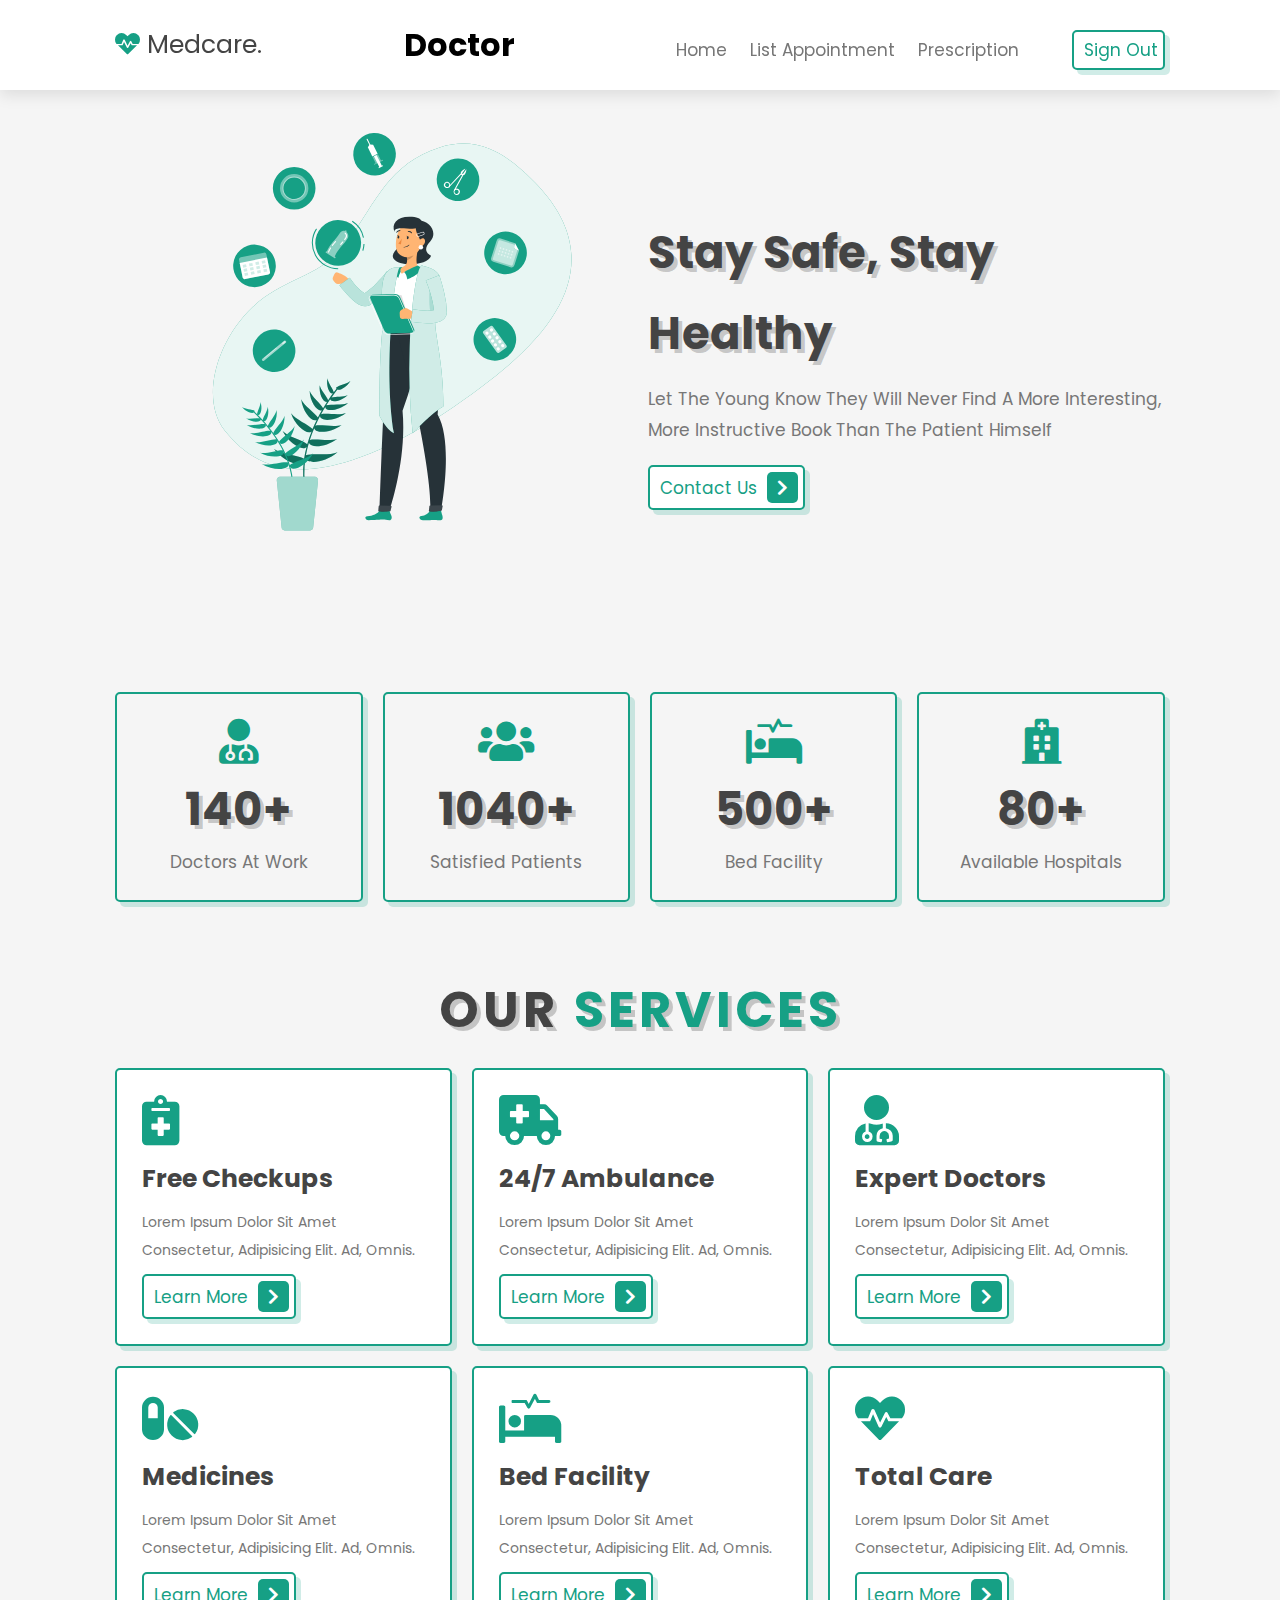
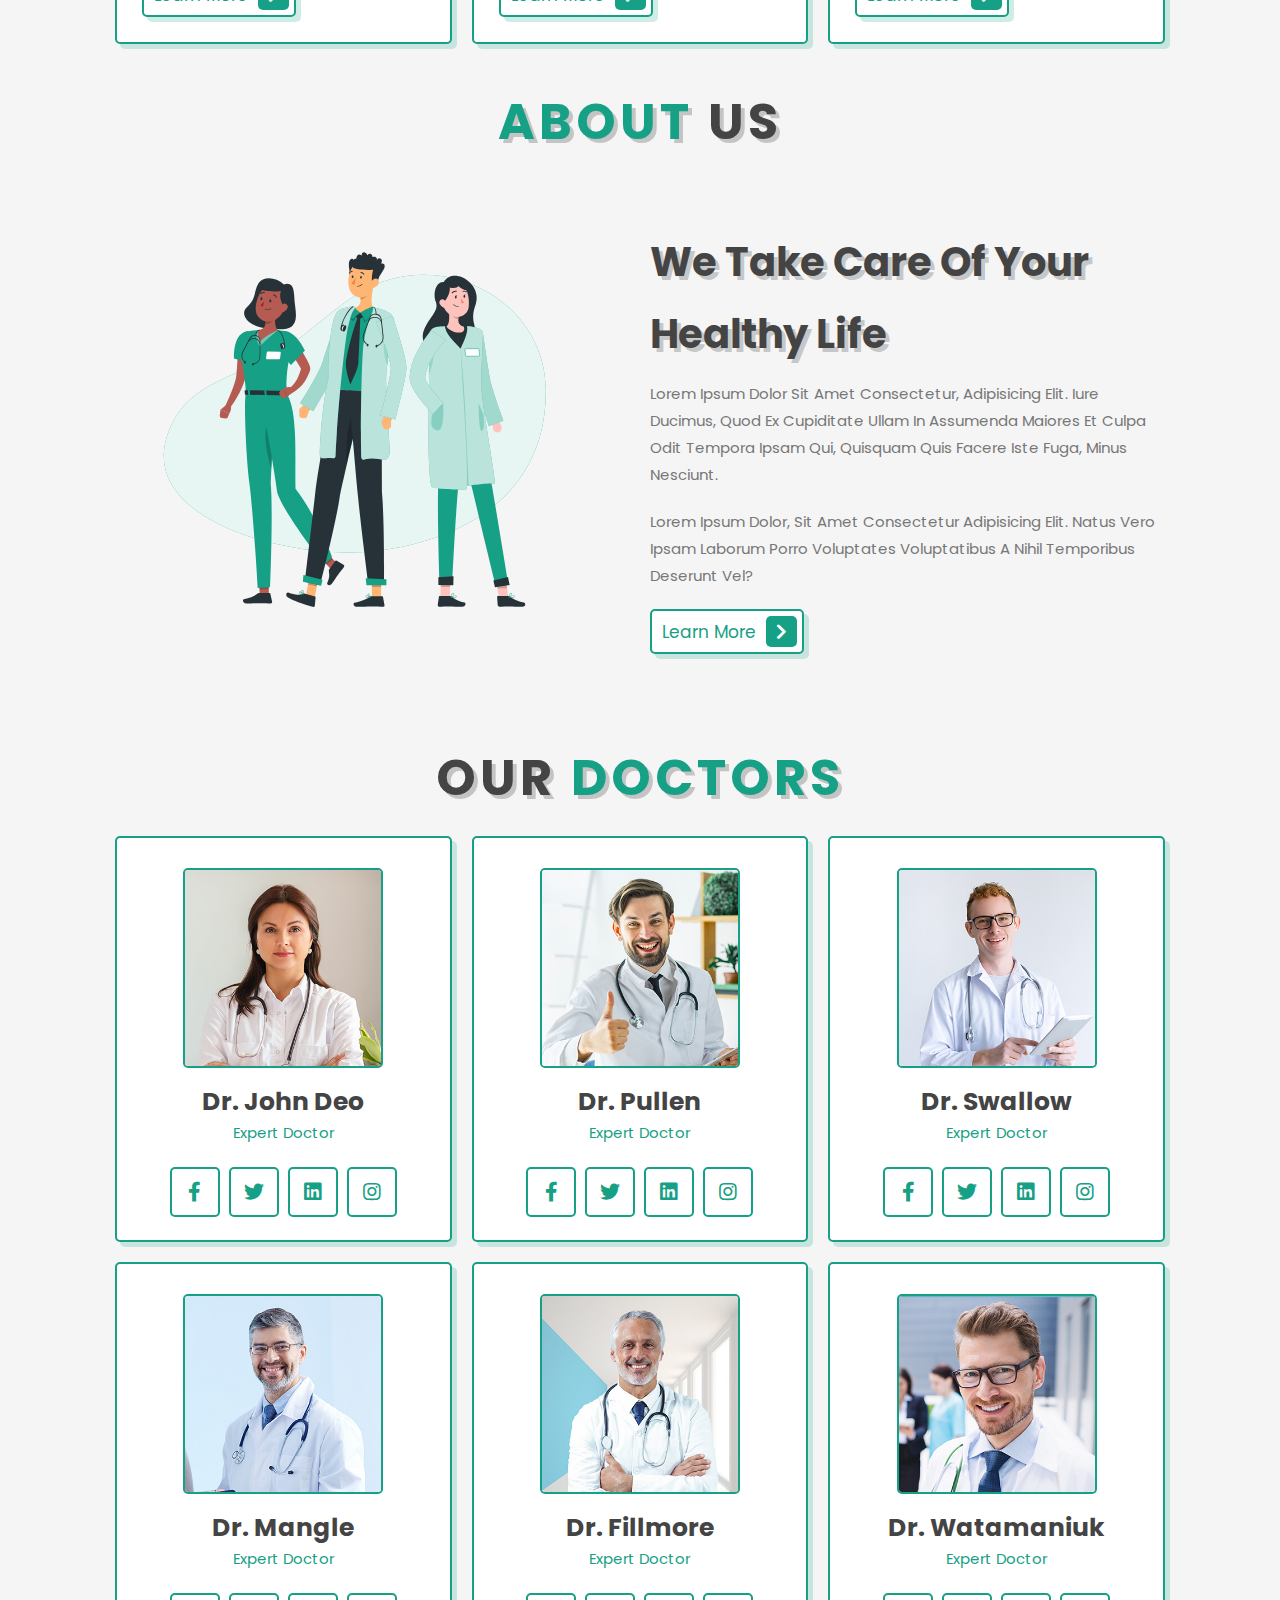
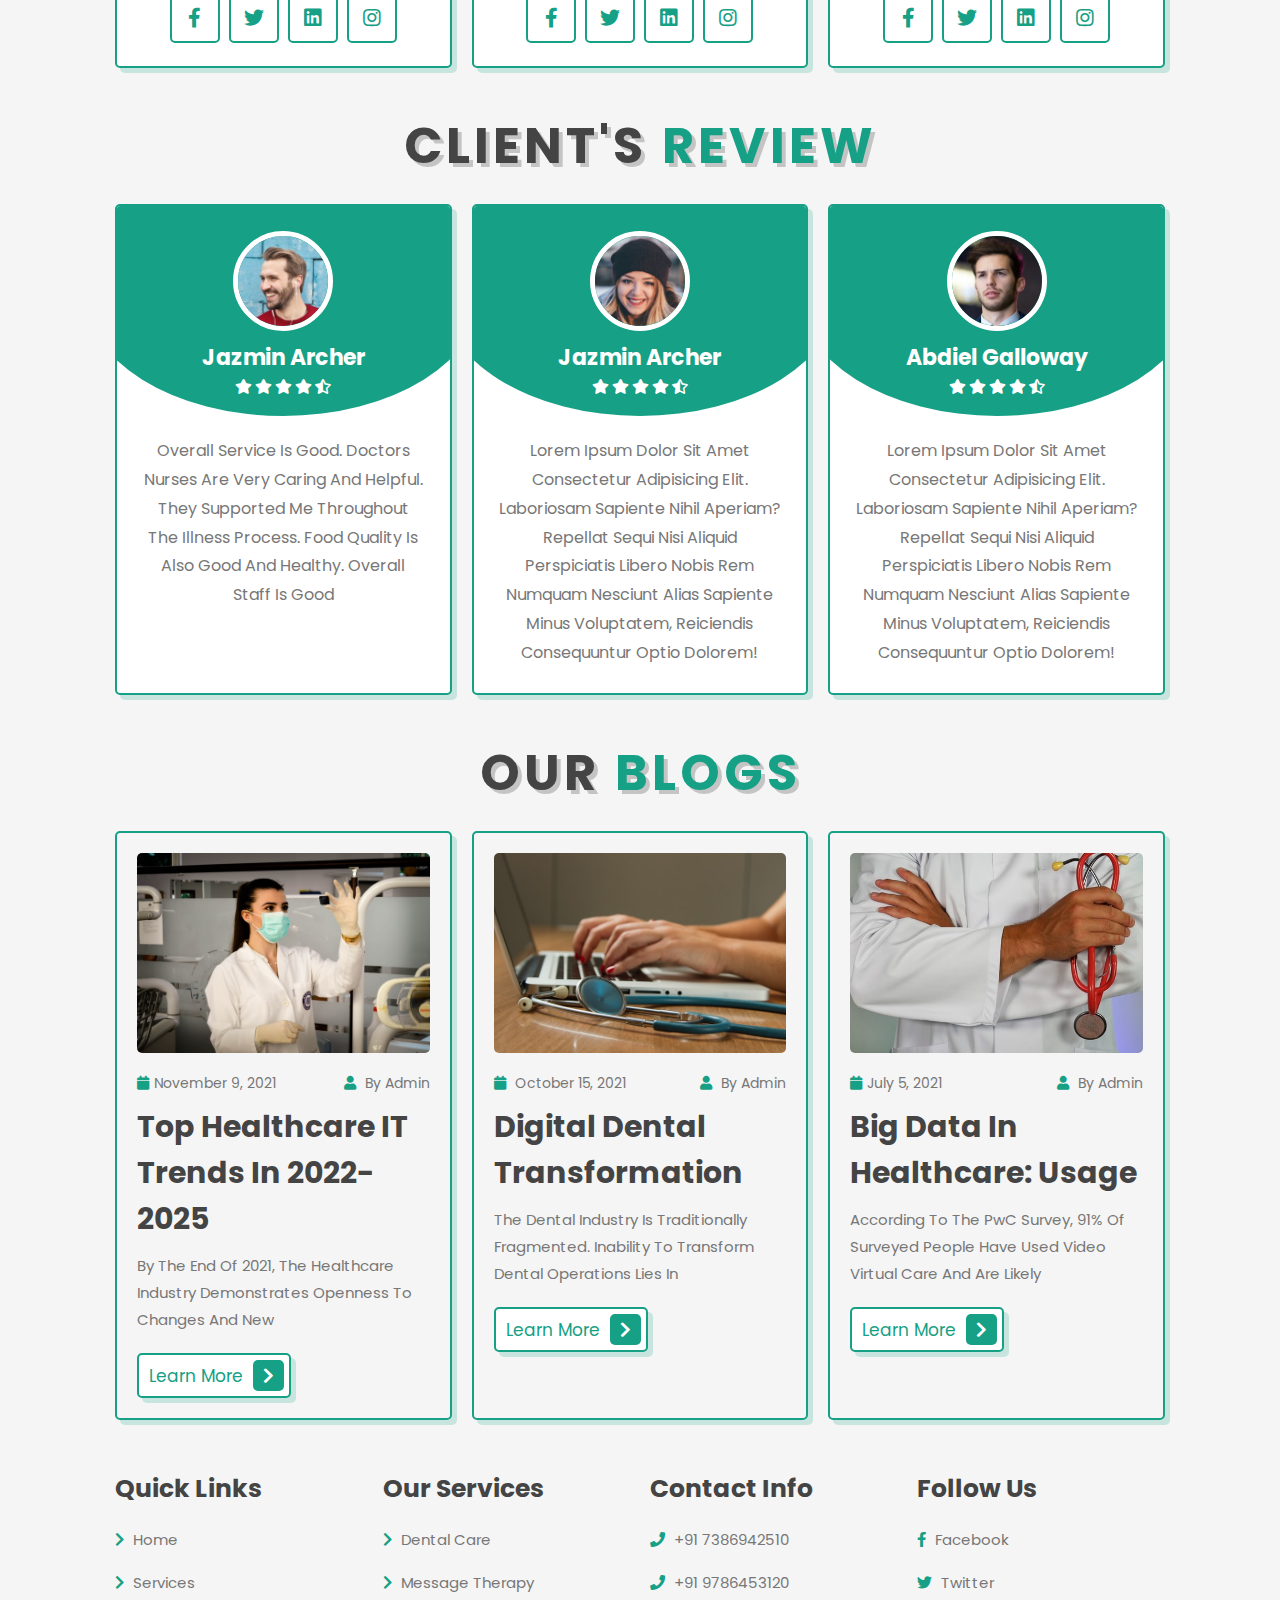
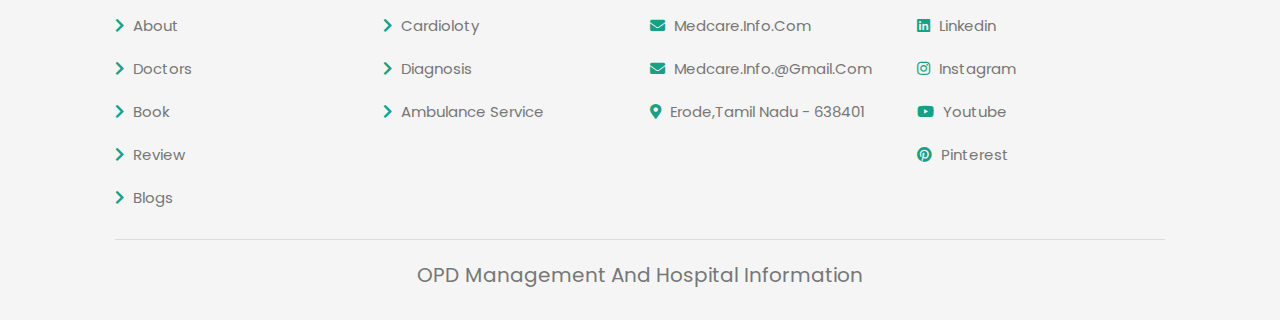
<file: MedCare-web/frontend/doctorhome/index.html>
<!DOCTYPE html>
<html lang="en">

<head>
    <meta charset="UTF-8">
    <meta http-equiv="X-UA-Compatible" content="IE=edge">
    <meta name="viewport" content="width=device-width, initial-scale=1.0">
    <title>Medcare | Hospital Website</title>
    <!-- Page Icon -->
    <link rel="shortcut icon" href="image/heartbeat-solid.svg" type="image/x-icon">
    <!-- font-awesome -->
    <link rel="stylesheet" href="https://cdnjs.cloudflare.com/ajax/libs/font-awesome/5.15.4/css/all.min.css" />
    <!-- Custom Css File Link -->
    <link rel="stylesheet" href="signup.css">
    <style>
        @import url('https://fonts.googleapis.com/css2?family=Poppins:wght@100;200;300;400;500;600;700&display=swap');

        /* Paste the provided CSS theme here */

        body {
            background: #f5f5f5;
            font-family: 'Poppins', sans-serif;
        }

        .container {
            max-width: 400px;
            margin: 100px auto;
            padding: 40px;
            background: #fff;
            border-radius: 10px;
            margin-left: 40%;
            display: block;
        }


        .form-group {
            margin-bottom: 20px;
        }

        .css-input {
            font-family: 'Poppins', sans-serif;
            margin: 0;
            padding: 0;
            box-sizing: border-box;
            outline: none;
            border: none;
            text-decoration: none;
            text-transform: none;
            transition: all .2s ease-out;
        }

        .form-group label {
            display: block;
            font-size: 18px;
            color: var(--black);
            font-weight: 500;
            margin-bottom: 8px;
        }

        .form-group input {
            width: 100%;
            padding: 10px;
            font-size: 16px;
            border: 1px solid #ccc;
            border-radius: 5px;
        }

        .form-group button {
            width: 100%;
            padding: 12px;
            font-size: 18px;
            border: none;
            border-radius: 5px;
            background: var(--green);
            color: #fff;
            cursor: pointer;
            transition: background-color 0.3s ease;
        }

        .js-err {
            background-color: #777777;
            color: white;
            padding: 10px;
            border-radius: 5px;
            margin-top: -600px;
            margin-left: -10px;
            font-size: x-large;

        }

        .form-group button:hover {
            background-color: #13805f;
        }
        .name123{
            font-size: xx-large;
        }
    </style>
</head>

<body>
    <!-- Header Section Starts -->
    <div class="header">
        <a href="#" class="logo"><i class="fas fa-heartbeat"></i> medcare.</a>
        <h2 class="name123"> Doctor</h2>
        <nav class="navbar">
            <a href="/doctorhome">home</a>
            <a href="/listappointmentfordoctor">List Appointment</a>
            <a href="/createprescriptionfordoctor">Prescription</a>
            <button class="signout-button" id="signout-button" type="click">Sign Out</button>

        </nav>
        <div id="menu-btn" class="fas fa-bars"></div>
    </div>
    <!-- Header Section End -->
    <section class="home" id="home">
        <div class="image">
            <img src="./image/home-img.svg" alt="home-img.svg">
        </div>
        <div class="content">
            <h3>stay safe, stay healthy</h3>
            <p>Let the young know they will never find a more interesting, more instructive book than the patient himself</p>
            <a href="#" class="btn">contact us <span class="fas fa-chevron-right"></span> </a>
        </div>
    </section>
    <!-- Home Section End -->

    <!-- icons section starts  -->
    <section class="icons-container">
        <div class="icons">
            <i class="fas fa-user-md"></i>
            <h3>140+</h3>
            <p>doctors at work</p>
        </div>
        <div class="icons">
            <i class="fas fa-users"></i>
            <h3>1040+</h3>
            <p>satisfied patients</p>
        </div>
        <div class="icons">
            <i class="fas fa-procedures"></i>
            <h3>500+</h3>
            <p>bed facility</p>
        </div>
        <div class="icons">
            <i class="fas fa-hospital"></i>
            <h3>80+</h3>
            <p>available hospitals</p>
        </div>
    </section>
    <!-- icons section End  -->

    <!-- Service section Starts  -->
    <section class="services" id="services">
        <h1 class="heading">our <span>services</span></h1>
        <div class="box-container">
            <div class="box">
                <i class="fas fa-notes-medical"></i>
                <h3>free checkups</h3>
                <p>Lorem Ipsum Dolor Sit Amet Consectetur, Adipisicing Elit. Ad, Omnis.</p>
                <a href="#" class="btn">learn more <span class="fas fa-chevron-right"></span> </a>
            </div>
            <div class="box">
                <i class="fas fa-ambulance"></i>
                <h3>24/7 ambulance</h3>
                <p>Lorem Ipsum Dolor Sit Amet Consectetur, Adipisicing Elit. Ad, Omnis.</p>
                <a href="#" class="btn">learn more <span class="fas fa-chevron-right"></span> </a>
            </div>
            <div class="box">
                <i class="fas fa-user-md"></i>
                <h3>expert doctors</h3>
                <p>Lorem Ipsum Dolor Sit Amet Consectetur, Adipisicing Elit. Ad, Omnis.</p>
                <a href="#" class="btn">learn more <span class="fas fa-chevron-right"></span> </a>
            </div>
            <div class="box">
                <i class="fas fa-pills"></i>
                <h3>medicines</h3>
                <p>Lorem Ipsum Dolor Sit Amet Consectetur, Adipisicing Elit. Ad, Omnis.</p>
                <a href="#" class="btn">learn more <span class="fas fa-chevron-right"></span> </a>
            </div>
            <div class="box">
                <i class="fas fa-procedures"></i>
                <h3>bed facility</h3>
                <p>Lorem Ipsum Dolor Sit Amet Consectetur, Adipisicing Elit. Ad, Omnis.</p>
                <a href="#" class="btn">learn more <span class="fas fa-chevron-right"></span> </a>
            </div>
            <div class="box">
                <i class="fas fa-heartbeat"></i>
                <h3>total care</h3>
                <p>Lorem Ipsum Dolor Sit Amet Consectetur, Adipisicing Elit. Ad, Omnis.</p>
                <a href="#" class="btn">learn more <span class="fas fa-chevron-right"></span> </a>
            </div>
        </div>
    </section>
    <!-- Service section End  -->

    <!-- About section Starts  -->
    <section class="about" id="about">
        <h1 class="heading"><span>about</span> us</h1>
        <div class="row">
            <div class="image">
                <img src="./image/about-img.svg" alt="">
            </div>
            <div class="content">
                <h3>we take care of your healthy life</h3>
                <p>Lorem Ipsum Dolor Sit Amet Consectetur, Adipisicing Elit. Iure Ducimus, Quod Ex Cupiditate Ullam In
                    Assumenda Maiores Et Culpa Odit Tempora Ipsam Qui, Quisquam Quis Facere Iste Fuga, Minus Nesciunt.
                </p>
                <p>Lorem Ipsum Dolor, Sit Amet Consectetur Adipisicing Elit. Natus Vero Ipsam Laborum Porro Voluptates
                    Voluptatibus A Nihil Temporibus Deserunt Vel?</p>
                <a href="#" class="btn">learn more <span class="fas fa-chevron-right"></span> </a>
            </div>
        </div>
    </section>
    <!-- About section End  -->

    <!-- Doctors section Starts  -->
    <section class="doctors" id="doctors">
        <h1 class="heading">our <span>doctors</span></h1>
        <div class="box-container">
            <div class="box">
                <img src="./image/doc-1.jpg" alt="">
                <h3>Dr. john deo</h3>
                <span>expert doctor</span>
                <div class="share">
                    <a href="#" class="fab fa-facebook-f"></a>
                    <a href="#" class="fab fa-twitter"></a>
                    <a href="#" class="fab fa-linkedin"></a>
                    <a href="#" class="fab fa-instagram"></a>
                </div>
            </div>
            <div class="box">
                <img src="./image/doc-2.jpg" alt="">
                <h3>Dr. Pullen</h3>
                <span>expert doctor</span>
                <div class="share">
                    <a href="#" class="fab fa-facebook-f"></a>
                    <a href="#" class="fab fa-twitter"></a>
                    <a href="#" class="fab fa-linkedin"></a>
                    <a href="#" class="fab fa-instagram"></a>
                </div>
            </div>
            <div class="box">
                <img src="./image/doc-3.jpg" alt="">
                <h3> Dr. Swallow</h3>
                <span>expert doctor</span>
                <div class="share">
                    <a href="#" class="fab fa-facebook-f"></a>
                    <a href="#" class="fab fa-twitter"></a>
                    <a href="#" class="fab fa-linkedin"></a>
                    <a href="#" class="fab fa-instagram"></a>
                </div>
            </div>
            <div class="box">
                <img src="./image/doc-4.jpg" alt="">
                <h3>Dr. Mangle</h3>
                <span>expert doctor</span>
                <div class="share">
                    <a href="#" class="fab fa-facebook-f"></a>
                    <a href="#" class="fab fa-twitter"></a>
                    <a href="#" class="fab fa-linkedin"></a>
                    <a href="#" class="fab fa-instagram"></a>
                </div>
            </div>
            <div class="box">
                <img src="./image/doc-5.jpg" alt="">
                <h3>Dr. Fillmore</h3>
                <span>expert doctor</span>
                <div class="share">
                    <a href="#" class="fab fa-facebook-f"></a>
                    <a href="#" class="fab fa-twitter"></a>
                    <a href="#" class="fab fa-linkedin"></a>
                    <a href="#" class="fab fa-instagram"></a>
                </div>
            </div>
            <div class="box">
                <img src="./image/doc-6.jpg" alt="">
                <h3>Dr. Watamaniuk</h3>
                <span>expert doctor</span>
                <div class="share">
                    <a href="#" class="fab fa-facebook-f"></a>
                    <a href="#" class="fab fa-twitter"></a>
                    <a href="#" class="fab fa-linkedin"></a>
                    <a href="#" class="fab fa-instagram"></a>
                </div>
            </div>
        </div>
    </section>
    <!-- Doctors section Ends  -->

    <!-- Review section Starts  -->
    <section class="review" id="review">
        <h1 class="heading">client's <span>review</span></h1>
        <div class="box-container">
            <div class="box">
                <img src="./image/pic-1.png" alt="">
                <h3>Jazmin Archer</h3>
                <div class="stars">
                    <i class="fas fa-star"></i>
                    <i class="fas fa-star"></i>
                    <i class="fas fa-star"></i>
                    <i class="fas fa-star"></i>
                    <i class="fas fa-star-half-alt"></i>
                </div>
                <p class="text">Overall service is good. Doctors nurses are very caring and helpful. They supported me throughout the illness process. Food quality is also good and healthy. Overall staff is good</p>
            </div>
            <div class="box">
                <img src="./image/pic-2.png" alt="">
                <h3>Jazmin Archer</h3>
                <div class="stars">
                    <i class="fas fa-star"></i>
                    <i class="fas fa-star"></i>
                    <i class="fas fa-star"></i>
                    <i class="fas fa-star"></i>
                    <i class="fas fa-star-half-alt"></i>
                </div>
                <p class="text">Lorem Ipsum Dolor Sit Amet Consectetur Adipisicing Elit. Laboriosam Sapiente Nihil
                    Aperiam? Repellat Sequi Nisi Aliquid Perspiciatis Libero Nobis Rem Numquam Nesciunt Alias Sapiente
                    Minus Voluptatem, Reiciendis Consequuntur Optio Dolorem!</p>
            </div>
            <div class="box">
                <img src="./image/pic-3.png" alt="">
                <h3>Abdiel Galloway</h3>
                <div class="stars">
                    <i class="fas fa-star"></i>
                    <i class="fas fa-star"></i>
                    <i class="fas fa-star"></i>
                    <i class="fas fa-star"></i>
                    <i class="fas fa-star-half-alt"></i>
                </div>
                <p class="text">Lorem Ipsum Dolor Sit Amet Consectetur Adipisicing Elit. Laboriosam Sapiente Nihil
                    Aperiam? Repellat Sequi Nisi Aliquid Perspiciatis Libero Nobis Rem Numquam Nesciunt Alias Sapiente
                    Minus Voluptatem, Reiciendis Consequuntur Optio Dolorem!</p>
            </div>
        </div>
    </section>
    <!-- Review section End  -->

    <!-- Blogs section Starts -->
    <section class="blogs" id="blogs">
        <h1 class="heading">our <span>blogs</span></h1>
        <div class="box-container">
            <div class="box">
                <div class="image">
                    <img src="./image/blog-1.jpg" alt="">
                </div>
                <div class="content">
                    <div class="icon">
                        <a href="#"><i class="fas fa-calendar"></i>November 9, 2021</a>
                        <a href="#"><i class="fas fa-user"></i> by admin</a>
                    </div>
                    <h3>Top Healthcare IT Trends in 2022-2025</h3>
                    <p>By the end of 2021, the healthcare industry demonstrates openness to changes and new</p>
                    <a href="#" class="btn">learn more <span class="fas fa-chevron-right"></span> </a>
                </div>
            </div>
            <div class="box">
                <div class="image">
                    <img src="./image/blog-2.jpg" alt="">
                </div>
                <div class="content">
                    <div class="icon">
                        <a href="#"><i class="fas fa-calendar"></i> October 15, 2021</a>
                        <a href="#"><i class="fas fa-user"></i> by admin</a>
                    </div>
                    <h3>Digital Dental Transformation</h3>
                    <p>The dental industry is traditionally fragmented. Inability to transform dental operations lies in</p>
                    <a href="#" class="btn">learn more <span class="fas fa-chevron-right"></span> </a>
                </div>
            </div>
            <div class="box">
                <div class="image">
                    <img src="./image/blog-3.jpg" alt="">
                </div>
                <div class="content">
                    <div class="icon">
                        <a href="#"><i class="fas fa-calendar"></i>July 5, 2021</a>
                        <a href="#"><i class="fas fa-user"></i> by admin</a>
                    </div>
                    <h3>Big Data in Healthcare: Usage</h3>
                    <p>According to the PwC survey, 91% of surveyed people have used video virtual care and are likely</p>
                    <a href="#" class="btn">learn more <span class="fas fa-chevron-right"></span> </a>
                </div>
            </div>
        </div>
    </section>
    <!-- Blogs section End -->

    <!-- Footer section Starts  -->
    <section class="footer">
        <div class="box-container">
            <div class="box">
                <h3>quick links</h3>
                <a href="#"> <i class="fas fa-chevron-right"></i> home</a>
                <a href="#"> <i class="fas fa-chevron-right"></i> services</a>
                <a href="#"> <i class="fas fa-chevron-right"></i> about</a>
                <a href="#"> <i class="fas fa-chevron-right"></i> doctors</a>
                <a href="#"> <i class="fas fa-chevron-right"></i> book</a>
                <a href="#"> <i class="fas fa-chevron-right"></i> review</a>
                <a href="#"> <i class="fas fa-chevron-right"></i> blogs</a>
            </div>
            <div class="box">
                <h3>our services</h3>
                <a href="#"> <i class="fas fa-chevron-right"></i> dental care</a>
                <a href="#"> <i class="fas fa-chevron-right"></i> message therapy</a>
                <a href="#"> <i class="fas fa-chevron-right"></i> cardioloty</a>
                <a href="#"> <i class="fas fa-chevron-right"></i> diagnosis</a>
                <a href="#"> <i class="fas fa-chevron-right"></i> ambulance service</a>
            </div>
            <div class="box">
                <h3>contact info</h3>
                <a href="#"> <i class="fas fa-phone"></i> +91 7386942510</a>
                <a href="#"> <i class="fas fa-phone"></i> +91 9786453120</a>
                <a href="#"> <i class="fas fa-envelope"></i> medcare.info.com</a>
                <a href="#"> <i class="fas fa-envelope"></i> medcare.info.@gmail.com</a>
                <a href="#"> <i class="fas fa-map-marker-alt"></i> Erode,Tamil Nadu - 638401</a>
            </div>
            <div class="box">
                <h3>follow us</h3>

                <a href="#"> <i class="fab fa-facebook-f"></i> facebook</a>
                <a href="#"> <i class="fab fa-twitter"></i> twitter</a>
                <a href="#"> <i class="fab fa-linkedin"></i> linkedin</a>
                <a href="#"> <i class="fab fa-instagram"></i> instagram</a>
                <a href="#"> <i class="fab fa-youtube"></i> youtube</a>
                <a href="#"> <i class="fab fa-pinterest"></i> pinterest</a>
            </div>
        </div>
        <div class="credit">OPD Management and Hospital Information</div>
    </section>
    <script src='signup.js'></script>
</body>
</file>
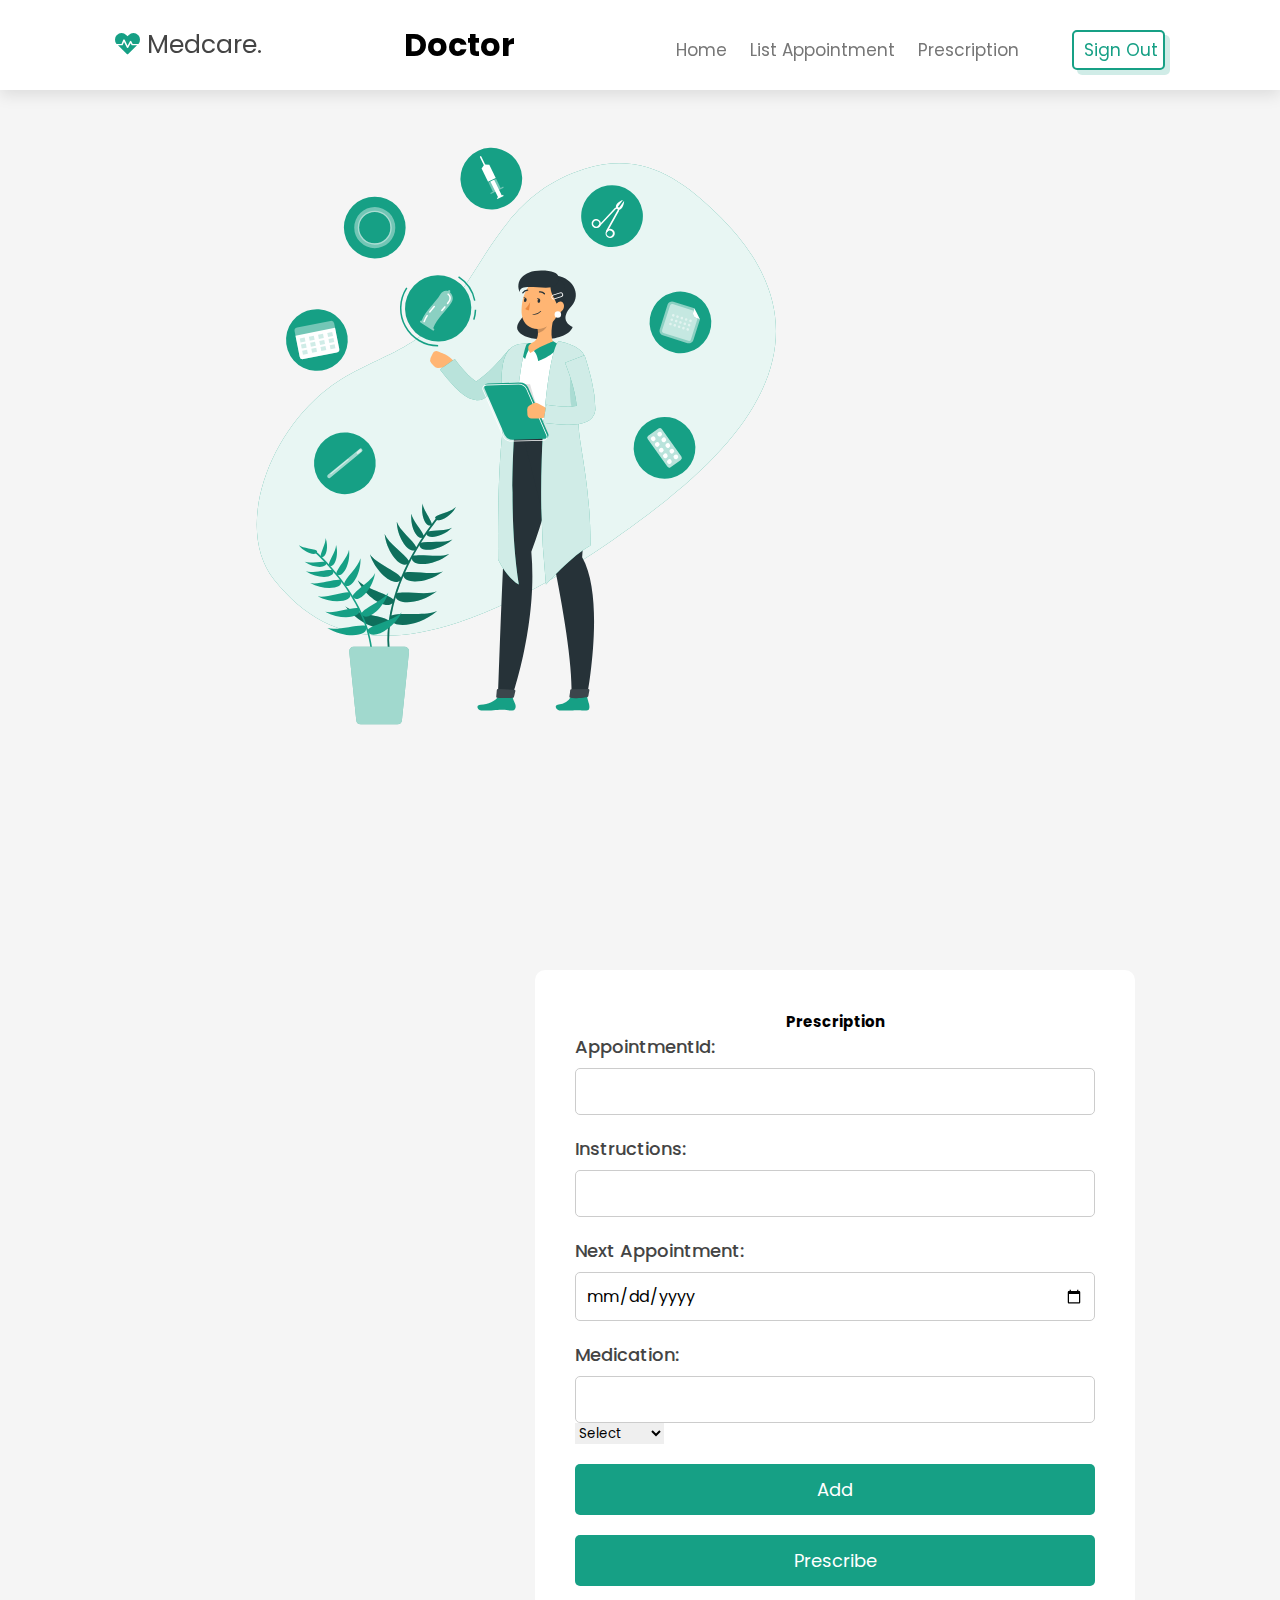
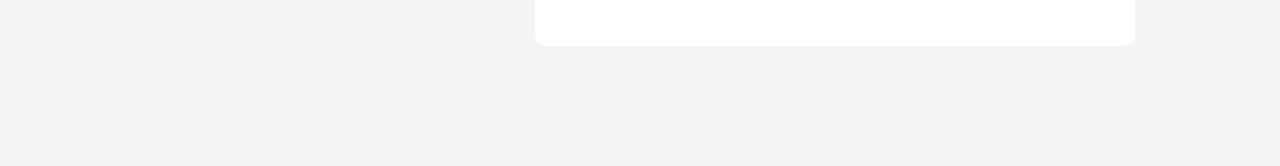
<file: MedCare-web/frontend/doctorprescription/index.html>
<!DOCTYPE html>
<html lang="en">

<head>
    <meta charset="UTF-8">
    <meta http-equiv="X-UA-Compatible" content="IE=edge">
    <meta name="viewport" content="width=device-width, initial-scale=1.0">
    <title>Medcare | Hospital Website</title>
    <!-- Page Icon -->
    <link rel="shortcut icon" href="image/heartbeat-solid.svg" type="image/x-icon">
    <!-- font-awesome -->
    <link rel="stylesheet" href="https://cdnjs.cloudflare.com/ajax/libs/font-awesome/5.15.4/css/all.min.css" />
    <!-- Custom Css File Link -->
    <link rel="stylesheet" href="signin.css">
    <style>
        @import url('https://fonts.googleapis.com/css2?family=Poppins:wght@100;200;300;400;500;600;700&display=swap');

        /* Paste the provided CSS theme here */

        body {
            background: #f5f5f5;
            font-family: 'Poppins', sans-serif;
        }

        .container {
            max-width: 400px;
            margin: 100px auto;
            padding: 40px;
            background: #fff;
            border-radius: 10px;
            margin-left: 40%;
            display: block;
        }


        .form-group {
            margin-bottom: 20px;
        }

        .form-group label {
            display: block;
            font-size: 18px;
            color: var(--black);
            font-weight: 500;
            margin-bottom: 8px;
        }

        .form-group input {
            width: 100%;
            padding: 10px;
            font-size: 16px;
            border: 1px solid #ccc;
            border-radius: 5px;
        }

        .form-group button {
            width: 100%;
            padding: 12px;
            font-size: 18px;
            border: none;
            border-radius: 5px;
            background: var(--green);
            color: #fff;
            cursor: pointer;
            transition: background-color 0.3s ease;
        }

        .form-group button:hover {
            background-color: #13805f;
        }
        .name123{
            font-size: xx-large;
        }
    </style>
</head>

<body>
    <!-- Header Section Starts -->
    <div class="header">
        <a href="#" class="logo"><i class="fas fa-heartbeat"></i> medcare.</a>
        <h2 class="name123"> Doctor</h2>
        <nav class="navbar">
            <a href="/doctorhome">home</a>
            <a href="/listappointmentfordoctor">List Appointment</a>
            <a href="/createprescriptionfordoctor">Prescription</a>
            <button class="signout-button" id="signout-button">Sign Out</button>
        </nav>
        <div id="menu-btn" class="fas fa-bars"></div>
    </div>
    <!-- Header Section End -->

    <section class="home" id="home">
        <div>
            <img src="./image/home-img.svg" alt="home-img.svg" style="width: 250%;">
        </div>
        <div class="container" style="width: 600px;max-width: 1000px;">
            <h2 style="text-align: center;"> Prescription</h2>
            <form id="medication-form" method="post">
                <div class="form-group">
                    <label for="appointmentid">AppointmentId:</label>
                    <input class="css-input" type="text" id="appointmentid" name="appointmentid" required>
                </div>

                <div class="form-group">
                    <label for="instructions">Instructions:</label>
                    <input class="css-input" type="text" id="instructions" name="instructions" required>
                </div>
                <div class="form-group">
                    <label for="next_appointment">Next Appointment:</label>
                    <input class="css-input" type="date" id="next_appointment" name="next_appointment" required>
                </div>
                <div id="medication-input">
                    <div class="form-group">
                        <label for="medication">Medication:</label>
                        <input class="css-input" type="text" id="medication" name="medication" required>
                        <select class="css-input" id="option" name="medication-option" required>
                            <option value="">Select</option>
                            <option value="morning">Morning</option>
                            <option value="afternoon">Afternoon</option>
                            <option value="night">Night</option>
                        </select>
                    </div>
                </div>

            </form>

            <div class="form-group">
                <button id="js-add-button" onclick="AddMedication()">Add</button>
            </div>
            <div class="form-group">
                <button id="js-prescribe-button" onclick="SendMedication()">Prescribe</button>
            </div>
        </div>
        <div class="toast-overlay" style="margin-top: 220px;" id="toast-overlay"></div>
    </section>
    
    <script src='signin.js'></script>
</body>
</file>
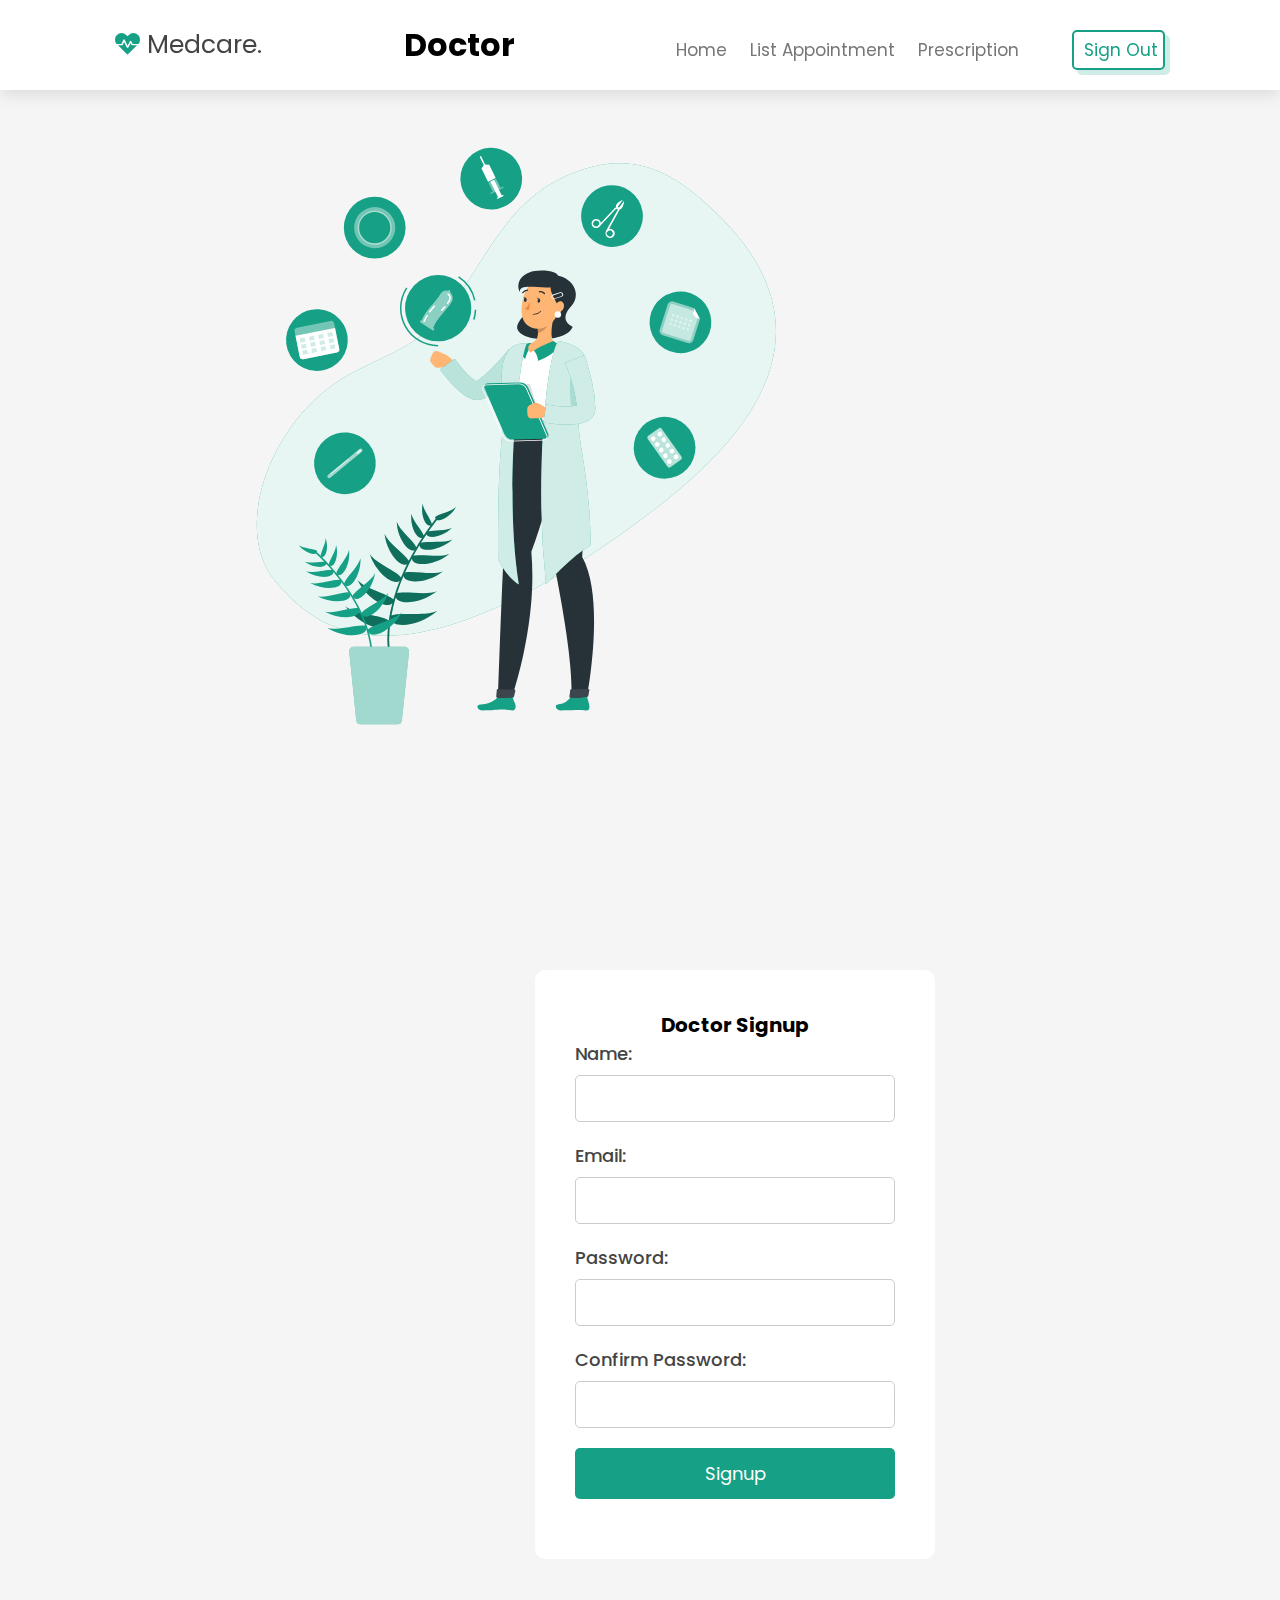
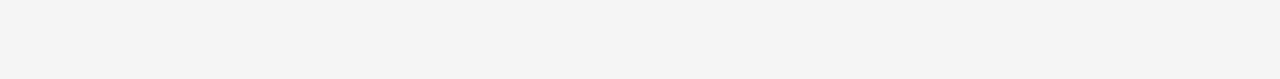
<file: MedCare-web/frontend/doctorreport/index.html>
<!DOCTYPE html>
<html lang="en">

<head>
    <meta charset="UTF-8">
    <meta http-equiv="X-UA-Compatible" content="IE=edge">
    <meta name="viewport" content="width=device-width, initial-scale=1.0">
    <title>Medcare | Hospital Website</title>
    <!-- Page Icon -->
    <link rel="shortcut icon" href="image/heartbeat-solid.svg" type="image/x-icon">
    <!-- font-awesome -->
    <link rel="stylesheet" href="https://cdnjs.cloudflare.com/ajax/libs/font-awesome/5.15.4/css/all.min.css" />
    <!-- Custom Css File Link -->
    <link rel="stylesheet" href="signup.css">
    <style>
        @import url('https://fonts.googleapis.com/css2?family=Poppins:wght@100;200;300;400;500;600;700&display=swap');

        /* Paste the provided CSS theme here */

        body {
            background: #f5f5f5;
            font-family: 'Poppins', sans-serif;
        }

        .container {
            max-width: 400px;
            margin: 100px auto;
            padding: 40px;
            background: #fff;
            border-radius: 10px;
            margin-left: 40%;
            display: block;
        }


        .form-group {
            margin-bottom: 20px;
        }

        .css-input {
            font-family: 'Poppins', sans-serif;
            margin: 0;
            padding: 0;
            box-sizing: border-box;
            outline: none;
            border: none;
            text-decoration: none;
            text-transform: none;
            transition: all .2s ease-out;
        }

        .form-group label {
            display: block;
            font-size: 18px;
            color: var(--black);
            font-weight: 500;
            margin-bottom: 8px;
        }

        .form-group input {
            width: 100%;
            padding: 10px;
            font-size: 16px;
            border: 1px solid #ccc;
            border-radius: 5px;
        }

        .form-group button {
            width: 100%;
            padding: 12px;
            font-size: 18px;
            border: none;
            border-radius: 5px;
            background: var(--green);
            color: #fff;
            cursor: pointer;
            transition: background-color 0.3s ease;
        }

        .js-err {
            background-color: #777777;
            color: white;
            padding: 10px;
            border-radius: 5px;
            margin-top: -600px;
            margin-left: -10px;
            font-size: x-large;

        }

        .form-group button:hover {
            background-color: #13805f;
        }
        .name123{
            font-size: xx-large;
        }
    </style>
</head>

<body>
    <!-- Header Section Starts -->
    <div class="header">
        <a href="#" class="logo"><i class="fas fa-heartbeat"></i> medcare.</a>
        <h2 class="name123"> Doctor</h2>
        <nav class="navbar">
            <a href="/doctorhome">home</a>
            <a href="/listappointmentfordoctor">List Appointment</a>
            <a href="createprescriptionfordoctor">Prescription</a>
            <button class="signout-button" id="signout-button">Sign Out</button>
        </nav>
        <div id="menu-btn" class="fas fa-bars"></div>
    </div>
    <!-- Header Section End -->
    <section class="home" id="home">
        <div>
            <img src="./image/home-img.svg" alt="home-img.svg" style="width: 250%;">
        </div>

        <div class="container">
            <h1 style="text-align: center;">Doctor Signup</h1>
        
            <form>
                <div class="form-group">
                    <label for="name">Name:</label>
                    <input class="css-input" type="text" id="name" name="name" required>
                </div>
                <div class="form-group">
                    <label for="email">Email:</label>
                    <input class="css-input" type="email" id="email" name="email" required>
                </div>
                <div class="form-group">
                    <label for="password">Password:</label>
                    <input class="css-input" type="password" id="password" name="password" required>
                </div>
                <div class="form-group">
                    <label for="confirm_password">Confirm Password:</label>
                    <input class="css-input" type="password" id="confirm_password" name="confirm_password" required>
                </div>
                <div class="form-group">
                    <button  id="js-signup-button">Signup</button>
                </div>
            </form>
        </div>
        
        <div class="toast-overlay" style="margin-top: 220px;"
         id="toast-overlay"></div> 
    </section>
    <script src='signup.js'></script>
</body>
</file>
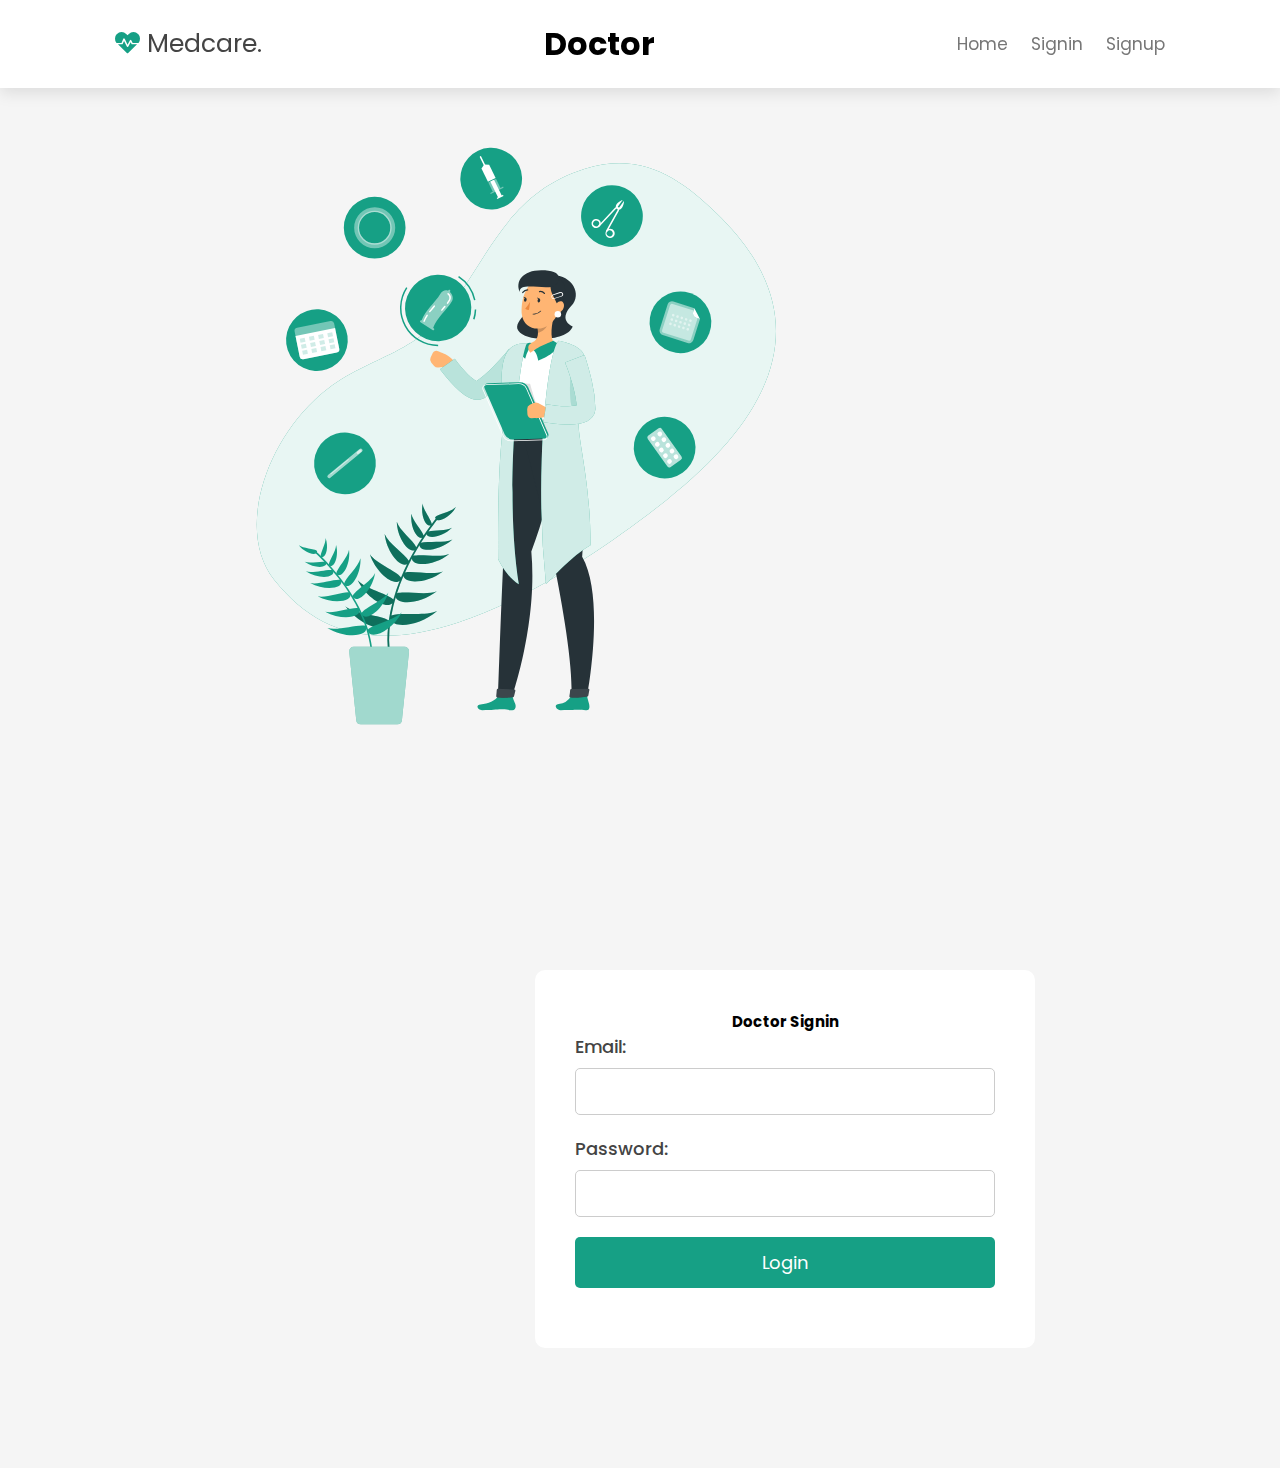
<file: MedCare-web/frontend/doctorsignin/index.html>
<!DOCTYPE html>
<html lang="en">

<head>
    <meta charset="UTF-8">
    <meta http-equiv="X-UA-Compatible" content="IE=edge">
    <meta name="viewport" content="width=device-width, initial-scale=1.0">
    <title>Medcare | Hospital Website</title>
    <!-- Page Icon -->
    <link rel="shortcut icon" href="image/heartbeat-solid.svg" type="image/x-icon">
    <!-- font-awesome -->
    <link rel="stylesheet" href="https://cdnjs.cloudflare.com/ajax/libs/font-awesome/5.15.4/css/all.min.css" />
    <!-- Custom Css File Link -->
    <link rel="stylesheet" href="signin.css">
    <style>
        @import url('https://fonts.googleapis.com/css2?family=Poppins:wght@100;200;300;400;500;600;700&display=swap');

        /* Paste the provided CSS theme here */

        body {
            background: #f5f5f5;
            font-family: 'Poppins', sans-serif;
        }

        .container {
            max-width: 500px;
            width : 100%;
            margin: 100px auto;
            padding: 40px;
            background: #fff;
            border-radius: 10px;
            margin-left: 40%;
            display: block;
        }


        .form-group {
            margin-bottom: 20px;
        }

        .form-group label {
            display: block;
            font-size: 18px;
            color: var(--black);
            font-weight: 500;
            margin-bottom: 8px;
        }

        .form-group input {
            width: 100%;
            padding: 10px;
            font-size: 16px;
            border: 1px solid #ccc;
            border-radius: 5px;
        }

        .form-group button {
            width: 100%;
            padding: 12px;
            font-size: 18px;
            border: none;
            border-radius: 5px;
            background: var(--green);
            color: #fff;
            cursor: pointer;
            transition: background-color 0.3s ease;
        }

        .form-group button:hover {
            background-color: #13805f;
        }
        .name123{
            font-size: xx-large;
        }
    </style>
</head>

<body>
    <!-- Header Section Starts -->
    <div class="header">
        <a href="#" class="logo"><i class="fas fa-heartbeat"></i> medcare.</a>
        <h2 class="name123"> Doctor</h2>
        <nav class="navbar">
            <a href="/home">home</a>
            <a href="/doctorsignin">signin</a>
            <a href="/doctorsignup">signup</a>
        </nav>
        <div id="menu-btn" class="fas fa-bars"></div>
    </div>
    <!-- Header Section End -->

    <section class="home" id="home">
        <div>
            <img src="./image/home-img.svg" alt="home-img.svg" style="width: 250%;">
        </div>
        <div class="container">
            <h2 style="text-align: center;">Doctor Signin</h2>
            <form>
                <div class="form-group">
                    <label for="email">Email:</label>
                    <input class="css-input" type="email" id="email" name="email" required>
                </div>
                <div class="form-group">
                    <label for="password">Password:</label>
                    <input class="css-input" type="password" id="password" name="password" required>
                </div>
                <div class="form-group">
                    <button id="js-signin-button">Login</button>
                </div>
            </form>
        </div>
        <div class="toast-overlay" style="margin-top: 220px;" id="toast-overlay"></div>
    </section>
    <script src='signin.js'></script>
</body>
</file>
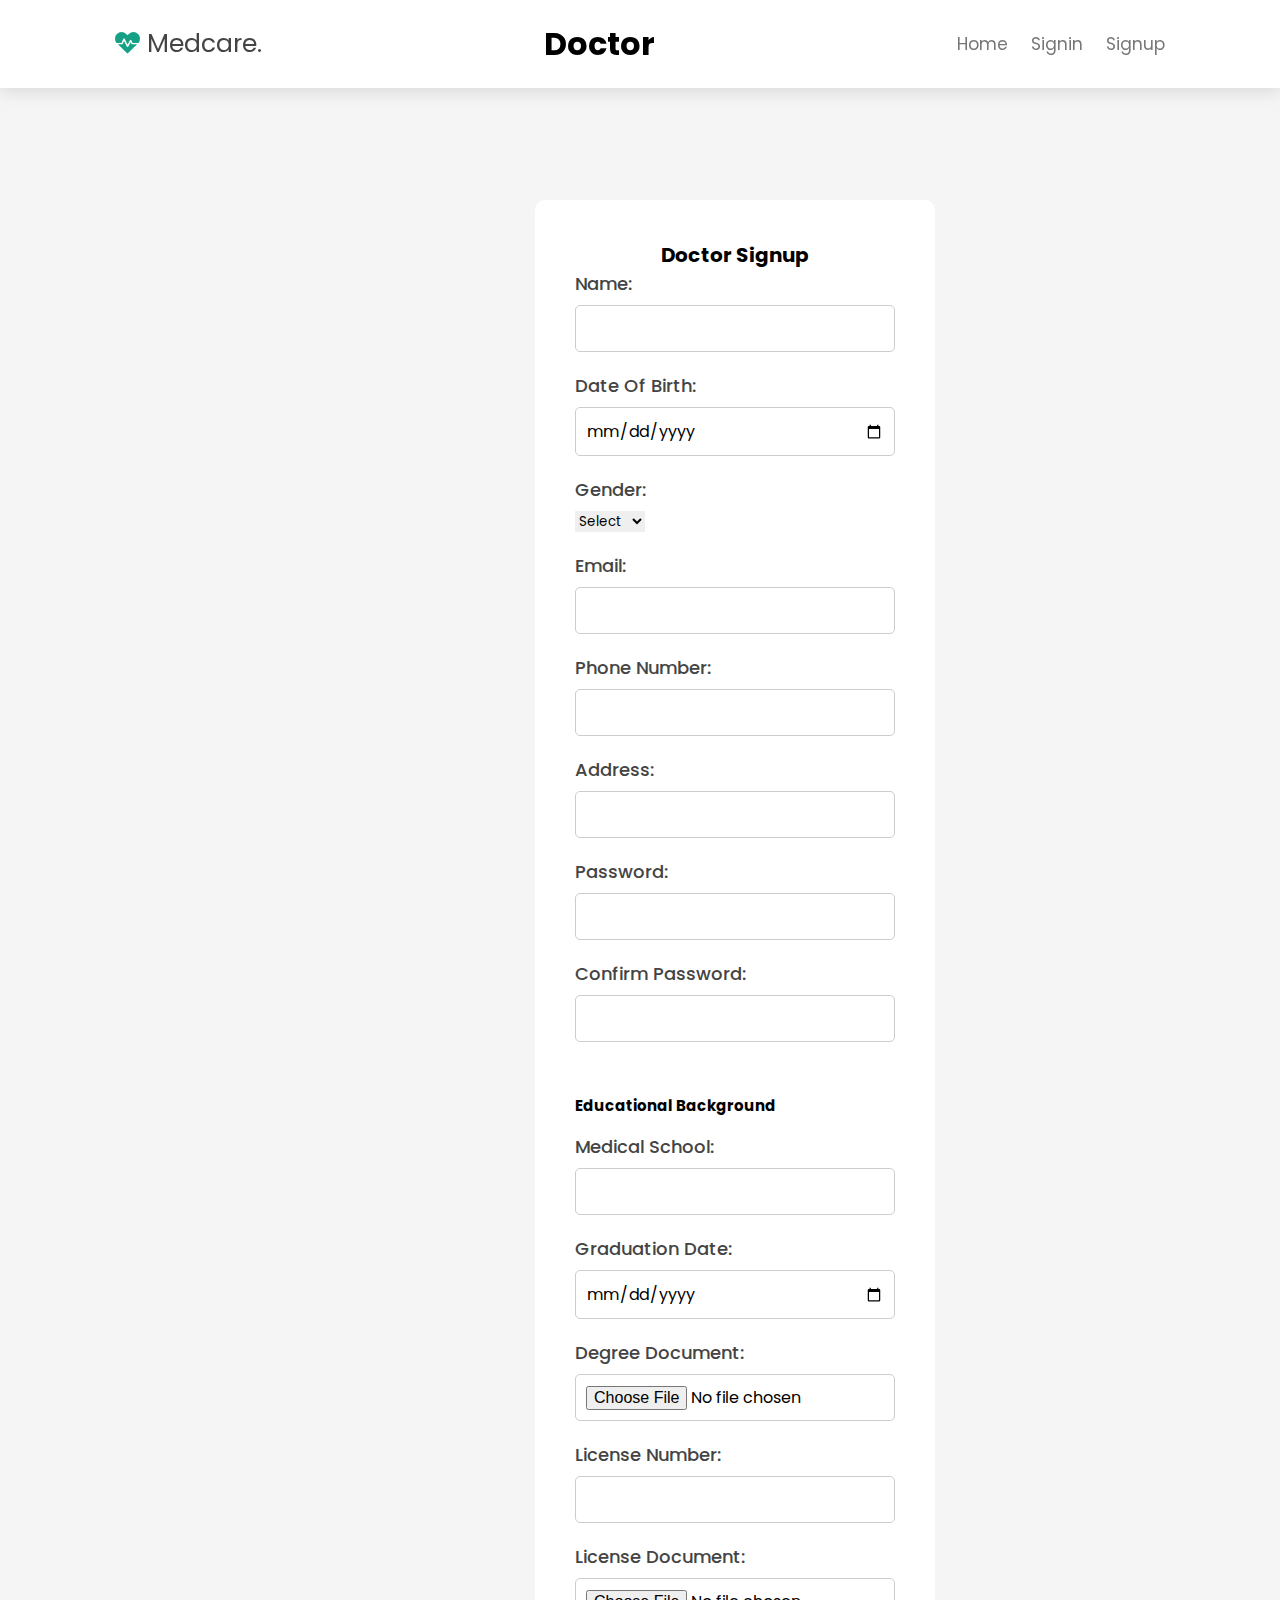
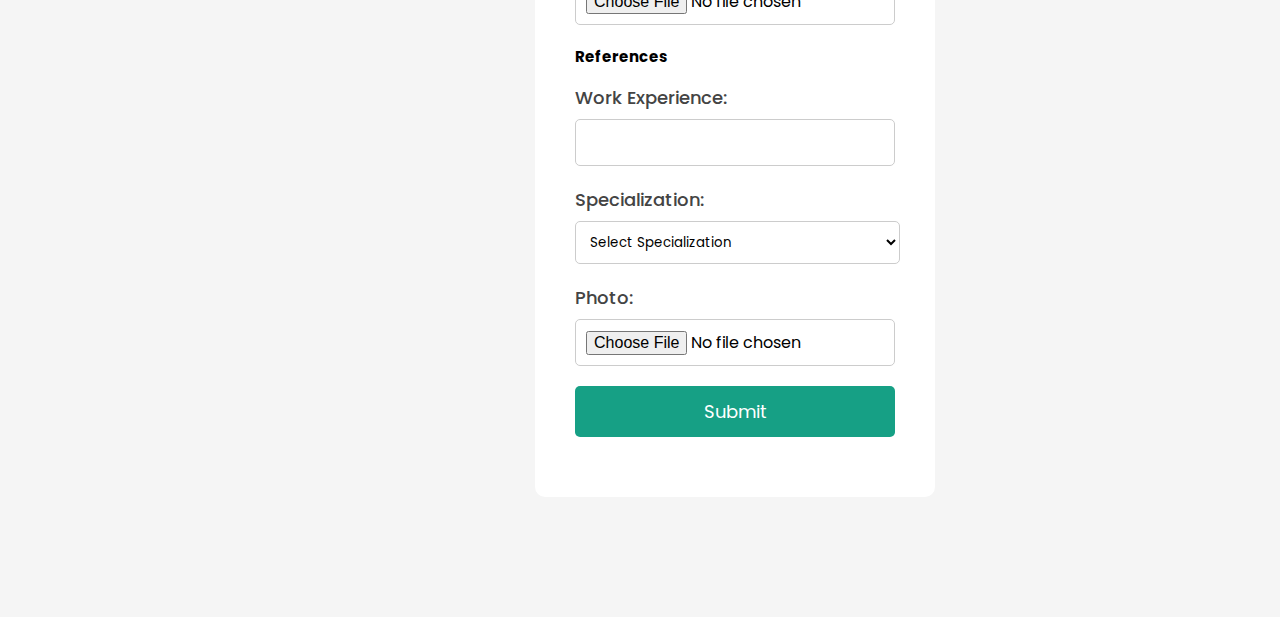
<file: MedCare-web/frontend/doctorsignup/index.html>
<!DOCTYPE html>
<html lang="en">

<head>
    <meta charset="UTF-8">
    <meta http-equiv="X-UA-Compatible" content="IE=edge">
    <meta name="viewport" content="width=device-width, initial-scale=1.0">
    <title>Medcare | Hospital Website</title>
    <!-- Page Icon -->
    <link rel="shortcut icon" href="image/heartbeat-solid.svg" type="image/x-icon">
    <!-- font-awesome -->
    <link rel="stylesheet" href="https://cdnjs.cloudflare.com/ajax/libs/font-awesome/5.15.4/css/all.min.css" />
    <!-- Custom Css File Link -->
    <link rel="stylesheet" href="signup.css">
    <style>
        @import url('https://fonts.googleapis.com/css2?family=Poppins:wght@100;200;300;400;500;600;700&display=swap');

        /* Paste the provided CSS theme here */

        body {
            background: #f5f5f5;
            font-family: 'Poppins', sans-serif;
        }

        .container {
            max-width: 400px;
            margin: 100px auto;
            padding: 40px;
            background: #fff;
            border-radius: 10px;
            margin-left: 40%;
            display: block;
        }


        .form-group {
            margin-bottom: 20px;
        }

        .css-input {
            font-family: 'Poppins', sans-serif;
            margin: 0;
            padding: 0;
            box-sizing: border-box;
            outline: none;
            border: none;
            text-decoration: none;
            text-transform: none;
            transition: all .2s ease-out;
        }

        .form-group label {
            display: block;
            font-size: 18px;
            color: var(--black);
            font-weight: 500;
            margin-bottom: 8px;
        }

        .form-group input {
            width: 100%;
            padding: 10px;
            font-size: 16px;
            border: 1px solid #ccc;
            border-radius: 5px;
        }

        .form-group button {
            width: 100%;
            padding: 12px;
            font-size: 18px;
            border: none;
            border-radius: 5px;
            background: var(--green);
            color: #fff;
            cursor: pointer;
            transition: background-color 0.3s ease;
        }

        .js-err {
            background-color: #777777;
            color: white;
            padding: 10px;
            border-radius: 5px;
            margin-top: -600px;
            margin-left: -10px;
            font-size: x-large;

        }

        .form-group button:hover {
            background-color: #13805f;
        }

        .name123 {
            font-size: xx-large;
        }
    </style>
</head>

<body>
    <!-- Header Section Starts -->
    <div class="header">
        <a href="#" class="logo"><i class="fas fa-heartbeat"></i> medcare.</a>
        <h2 class="name123"> Doctor</h2>
        <nav class="navbar">
            <a href="/home">home</a>
            <a href="/doctorsignin">signin</a>
            <a href="/doctorsignup">signup</a>
        </nav>
        <div id="menu-btn" class="fas fa-bars"></div>
    </div>
    <!-- Header Section End -->
    <section class="home" id="home">
        <div class="container">
            <h1 style="text-align: center;">Doctor Signup</h1>

            <form method="POST">
                <div class="form-group">
                    <label for="name">Name:</label>
                    <input class="css-input" type="text" id="name" name="name" required>
                </div>
                <div class="form-group">
                    <label for="date_of_birth">Date of Birth:</label>
                    <input class="css-input" type="date" id="date_of_birth" name="date_of_birth" required>
                </div>
                <div class="form-group">
                    <label for="gender">Gender:</label>
                    <select class="css-input-gender" id="gender" name="gender" required>
                        <option value="">Select</option>
                        <option value="male">Male</option>
                        <option value="female">Female</option>
                        <option value="other">Other</option>
                    </select>
                </div>
                <div class="form-group">
                    <label for="email">Email:</label>
                    <input class="css-input" type="email" id="email" name="email" required>
                </div>
                <div class="form-group">
                    <label for="phone_number">Phone Number:</label>
                    <input class="css-input" type="tel" id="phone_number" name="phone_number" required>
                </div>
                <div class="form-group">
                    <label for="address">Address:</label>
                    <input class="css-input" type="text" id="address" name="address" required>
                </div>
                <div class="form-group">
                    <label for="password">Password:</label>
                    <input class="css-input" type="password" id="password" name="password" required>
                </div>
                <div class="form-group">
                    <label for="confirm_password">Confirm Password:</label>
                    <input class="css-input" type="password" id="confirm_password" name="confirm_password" required>
                </div>
                <br><br>
                <h2>Educational Background</h2>
                <br>
                <div class="form-group">
                    <label for="medical_school">Medical School:</label>
                    <input class="css-input" type="text" id="medical_school" name="medical_school" required>
                </div>
                <div class="form-group">
                    <label for="graduation_date">Graduation Date:</label>
                    <input class="css-input" type="date" id="graduation_date" name="graduation_date" required>
                </div>
                <div class="form-group">
                    <label for="degree_document">Degree Document:</label>
                    <input class="css-input" type="file" id="degree_document" name="degree_document" accept=".pdf"
                        required>
                </div>
                <div class="form-group">
                    <label for="license_number">License Number:</label>
                    <input class="css-input" type="text" id="license_number" name="license_number" required>
                </div>
                <div class="form-group">
                    <label for="license_document">License Document:</label>
                    <input class="css-input" type="file" id="license_document" name="license_document" accept=".pdf"
                        required>
                </div>
                <h2>References</h2> <br>
                <div class="form-group">
                    <label for="work_experience">Work Experience:</label>
                    <input class="css-input" type="number" id="work_experience" name="work_experience" min="0" required>
                </div>
                <div class="form-group">
                    <label for="specialization">Specialization:</label>
                    <select class="css-input-specialization" id="specialization" name="specialization" required>
                        <option value="">Select Specialization</option>
                        <option value="Addiction Medicine">Addiction Medicine</option>
                        <option value="Aerospace Medicine">Aerospace Medicine</option>
                        <option value="Allergy and Immunology">Allergy and Immunology</option>
                        <option value="Andrology">Andrology</option>
                        <option value="Anesthesiology">Anesthesiology</option>
                        <option value="Bariatric Medicine">Bariatric Medicine</option>
                        <option value="Cardiology">Cardiology</option>
                        <option value="Cardiothoracic Surgery">Cardiothoracic Surgery</option>
                        <option value="Child and Adolescent Psychiatry">Child and Adolescent Psychiatry</option>
                        <option value="Clinical Cardiac Electrophysiology">Clinical Cardiac Electrophysiology</option>
                        <option value="Clinical Genetics">Clinical Genetics</option>
                        <option value="Clinical Informatics">Clinical Informatics</option>
                        <option value="Colorectal Surgery">Colorectal Surgery</option>
                        <option value="Correctional Medicine">Correctional Medicine</option>
                        <option value="Craniofacial Surgery">Craniofacial Surgery</option>
                        <option value="Critical Care Medicine">Critical Care Medicine</option>
                        <option value="Cytopathology">Cytopathology</option>
                        <option value="Dermatology">Dermatology</option>
                        <option value="Dermatopathology">Dermatopathology</option>
                        <option value="Developmental-Behavioral Pediatrics">Developmental-Behavioral Pediatrics</option>
                        <option value="Diagnostic Radiology">Diagnostic Radiology</option>
                        <option value="Disaster Medicine">Disaster Medicine</option>
                        <option value="Emergency Medical Services">Emergency Medical Services</option>
                        <option value="Emergency Medicine">Emergency Medicine</option>
                        <option value="Endocrine Surgery">Endocrine Surgery</option>
                        <option value="Endocrinology">Endocrinology</option>
                        <option value="Endovascular Surgical Neuroradiology">Endovascular Surgical Neuroradiology
                        </option>
                        <option value="Epilepsy">Epilepsy</option>
                        <option value="Facial Plastic Surgery">Facial Plastic Surgery</option>
                        <option value="Family Medicine">Family Medicine</option>
                        <option value="Forensic Pathology">Forensic Pathology</option>
                        <option value="Forensic Psychiatry">Forensic Psychiatry</option>
                        <option value="Gastroenterology">Gastroenterology</option>
                        <option value="Gastrointestinal Surgery">Gastrointestinal Surgery</option>
                        <option value="General Surgery">General Surgery</option>
                        <option value="Geriatric Psychiatry">Geriatric Psychiatry</option>
                        <option value="Geriatrics">Geriatrics</option>
                        <option value="Gynecologic Oncology">Gynecologic Oncology</option>
                        <option value="Hand Surgery">Hand Surgery</option>
                        <option value="Hepatology">Hepatology</option>
                        <option value="Hospice and Palliative Medicine">Hospice and Palliative Medicine</option>
                        <option value="Hyperbaric Medicine">Hyperbaric Medicine</option>
                        <option value="Infectious Disease Medicine">Infectious Disease Medicine</option>
                        <option value="Infectious Diseases">Infectious Diseases</option>
                        <option value="Infectious Disease">Infectious Disease</option>
                        <option value="Integrative Medicine">Integrative Medicine</option>
                        <option value="Interventional Cardiology">Interventional Cardiology</option>
                        <option value="Interventional Radiology">Interventional Radiology</option>
                        <option value="Maternal-Fetal Medicine">Maternal-Fetal Medicine</option>
                        <option value="Medical Biochemical Genetics">Medical Biochemical Genetics</option>
                        <option value="Medical Genetics">Medical Genetics</option>
                        <option value="Medical Microbiology">Medical Microbiology</option>
                        <option value="Medical Oncology">Medical Oncology</option>
                        <option value="Medical Physics">Medical Physics</option>
                        <option value="Medical Toxicology">Medical Toxicology</option>
                        <option value="Medicine">Medicine</option>
                        <option value="Molecular Genetic Pathology">Molecular Genetic Pathology</option>
                        <option value="Neonatal-Perinatal Medicine">Neonatal-Perinatal Medicine</option>
                        <option value="Neurological Surgery">Neurological Surgery</option>
                        <option value="Neuromuscular Medicine">Neuromuscular Medicine</option>
                        <option value="Neuropathology">Neuropathology</option>
                        <option value="Neuroradiology">Neuroradiology</option>
                        <option value="Nephrology">Nephrology</option>
                        <option value="Neurology">Neurology</option>
                        <option value="Nuclear Medicine">Nuclear Medicine</option>
                        <option value="Nuclear Radiology">Nuclear Radiology</option>
                        <option value="Obstetric Anesthesiology">Obstetric Anesthesiology</option>
                        <option value="Obstetrics and Gynecology (OB/GYN)">Obstetrics and Gynecology (OB/GYN)</option>
                        <option value="Occupational Medicine">Occupational Medicine</option>
                        <option value="Oncology">Oncology</option>
                        <option value="Ophthalmic Plastic and Reconstructive Surgery">Ophthalmic Plastic and
                            Reconstructive Surgery</option>
                        <option value="Ophthalmology">Ophthalmology</option>
                        <option value="Orthopedic Sports Medicine">Orthopedic Sports Medicine</option>
                        <option value="Orthopedics">Orthopedics</option>
                        <option value="Orthopedic Surgery">Orthopedic Surgery</option>
                        <option value="Orthopedic Trauma">Orthopedic Trauma</option>
                        <option value="Otolaryngology (ENT)">Otolaryngology (ENT)</option>
                        <option value="Otolaryngology-Head and Neck Surgery">Otolaryngology-Head and Neck Surgery
                        </option>
                        <option value="Pain Medicine">Pain Medicine</option>
                        <option value="Pathology">Pathology</option>
                        <option value="Pediatric Anesthesiology">Pediatric Anesthesiology</option>
                        <option value="Pediatric Cardiology">Pediatric Cardiology</option>
                        <option value="Pediatric Critical Care Medicine">Pediatric Critical Care Medicine</option>
                        <option value="Pediatric Emergency Medicine">Pediatric Emergency Medicine</option>
                        <option value="Pediatric Endocrinology">Pediatric Endocrinology</option>
                        <option value="Pediatric Gastroenterology">Pediatric Gastroenterology</option>
                        <option value="Pediatric Hematology-Oncology">Pediatric Hematology-Oncology</option>
                        <option value="Pediatric Infectious Diseases">Pediatric Infectious Diseases</option>
                        <option value="Pediatric Nephrology">Pediatric Nephrology</option>
                        <option value="Pediatric Pathology">Pediatric Pathology</option>
                        <option value="Pediatric Pulmonology">Pediatric Pulmonology</option>
                        <option value="Pediatric Radiology">Pediatric Radiology</option>
                        <option value="Pediatric Rehabilitation Medicine">Pediatric Rehabilitation Medicine</option>
                        <option value="Pediatric Rheumatology">Pediatric Rheumatology</option>
                        <option value="Pediatric Surgery">Pediatric Surgery</option>
                        <option value="Pediatric Transplant Hepatology">Pediatric Transplant Hepatology</option>
                        <option value="Pediatric Urology">Pediatric Urology</option>
                        <option value="Pediatrics">Pediatrics</option>
                        <option value="Physical Medicine and Rehabilitation">Physical Medicine and Rehabilitation
                        </option>
                        <option value="Plastic Surgery">Plastic Surgery</option>
                        <option value="Preventive Medicine">Preventive Medicine</option>
                        <option value="Psychiatry (General)">Psychiatry (General)</option>
                        <option value="Psychiatry">Psychiatry</option>
                        <option value="Psychosomatic Medicine">Psychosomatic Medicine</option>
                        <option value="Public Health and General Preventive Medicine">Public Health and General
                            Preventive Medicine</option>
                        <option value="Pulmonary Critical Care Medicine">Pulmonary Critical Care Medicine</option>
                        <option value="Pulmonology">Pulmonology</option>
                        <option value="Radiation Oncology">Radiation Oncology</option>
                        <option value="Radiology">Radiology</option>
                        <option value="Reproductive Endocrinology and Infertility">Reproductive Endocrinology and
                            Infertility</option>
                        <option value="Rheumatology">Rheumatology</option>
                        <option value="Selective Pathology">Selective Pathology</option>
                        <option value="Sleep Medicine">Sleep Medicine</option>
                        <option value="Spinal Cord Injury Medicine">Spinal Cord Injury Medicine</option>
                        <option value="Sports Medicine">Sports Medicine</option>
                        <option value="Surgical Critical Care">Surgical Critical Care</option>
                        <option value="Surgical Oncology">Surgical Oncology</option>
                        <option value="Thoracic Surgery">Thoracic Surgery</option>
                        <option value="Transfusion Medicine">Transfusion Medicine</option>
                        <option value="Transplant Hepatology">Transplant Hepatology</option>
                        <option value="Trauma Surgery">Trauma Surgery</option>
                        <option value="Traumatology">Traumatology</option>
                        <option value="Tropical Medicine">Tropical Medicine</option>
                        <option value="Undersea and Hyperbaric Medicine">Undersea and Hyperbaric Medicine</option>
                        <option value="Urgent Care Medicine">Urgent Care Medicine</option>
                        <option value="Urology">Urology</option>
                        <option value="Vascular Medicine">Vascular Medicine</option>
                        <option value="Vascular Neurology">Vascular Neurology</option>
                        <option value="Vascular Surgery">Vascular Surgery</option>
                        <option value="Venous and Lymphatic Medicine">Venous and Lymphatic Medicine</option>
                    </select>
                </div>

                <div class="form-group">
                    <label for="photo">Photo:</label>
                    <input class="css-input" type="file" id="photo" name="photo" accept="image/*" required>
                </div>

                <div class="form-group">
                    <button id="js-signin-button">Submit</button>
                </div>
            </form>
        </div>

        <div class="toast-overlay" style="margin-top: 220px;" id="toast-overlay"></div>
    </section>
    <script src='signup.js'></script>
</body>
</file>
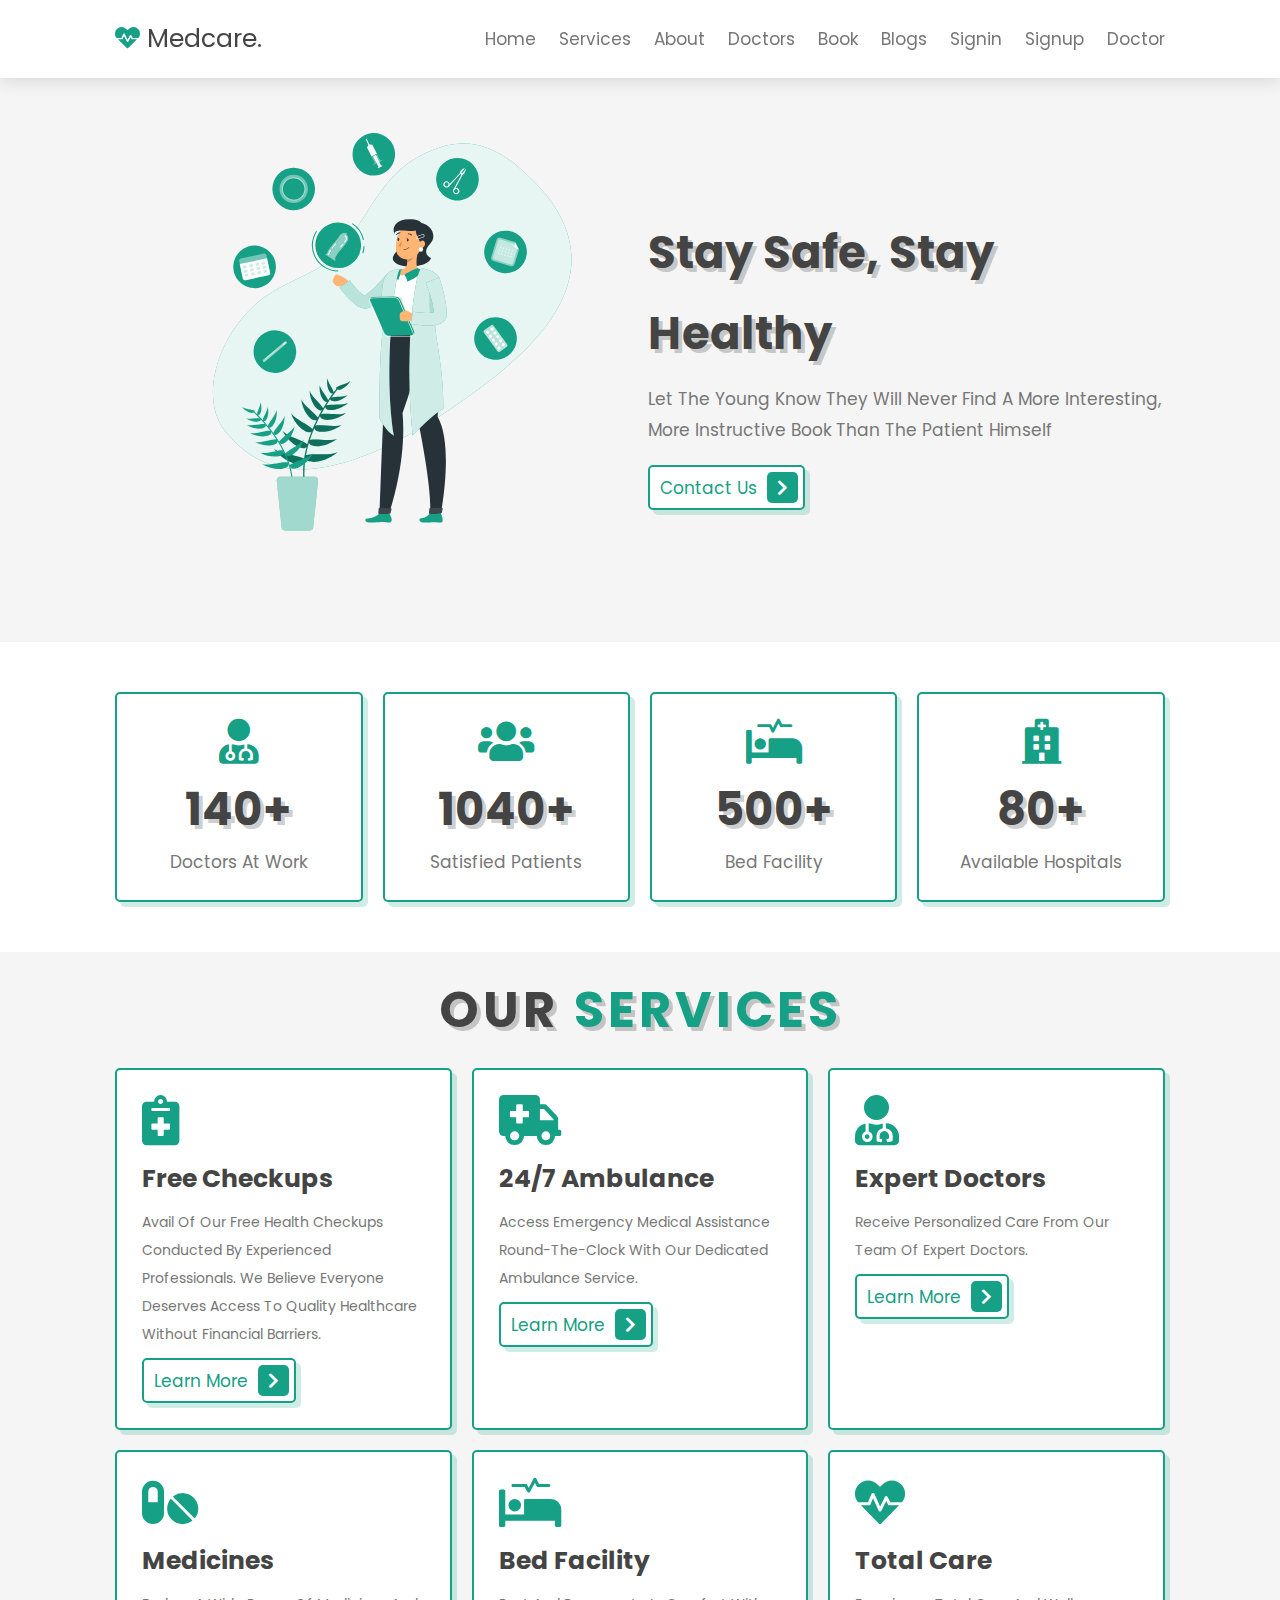
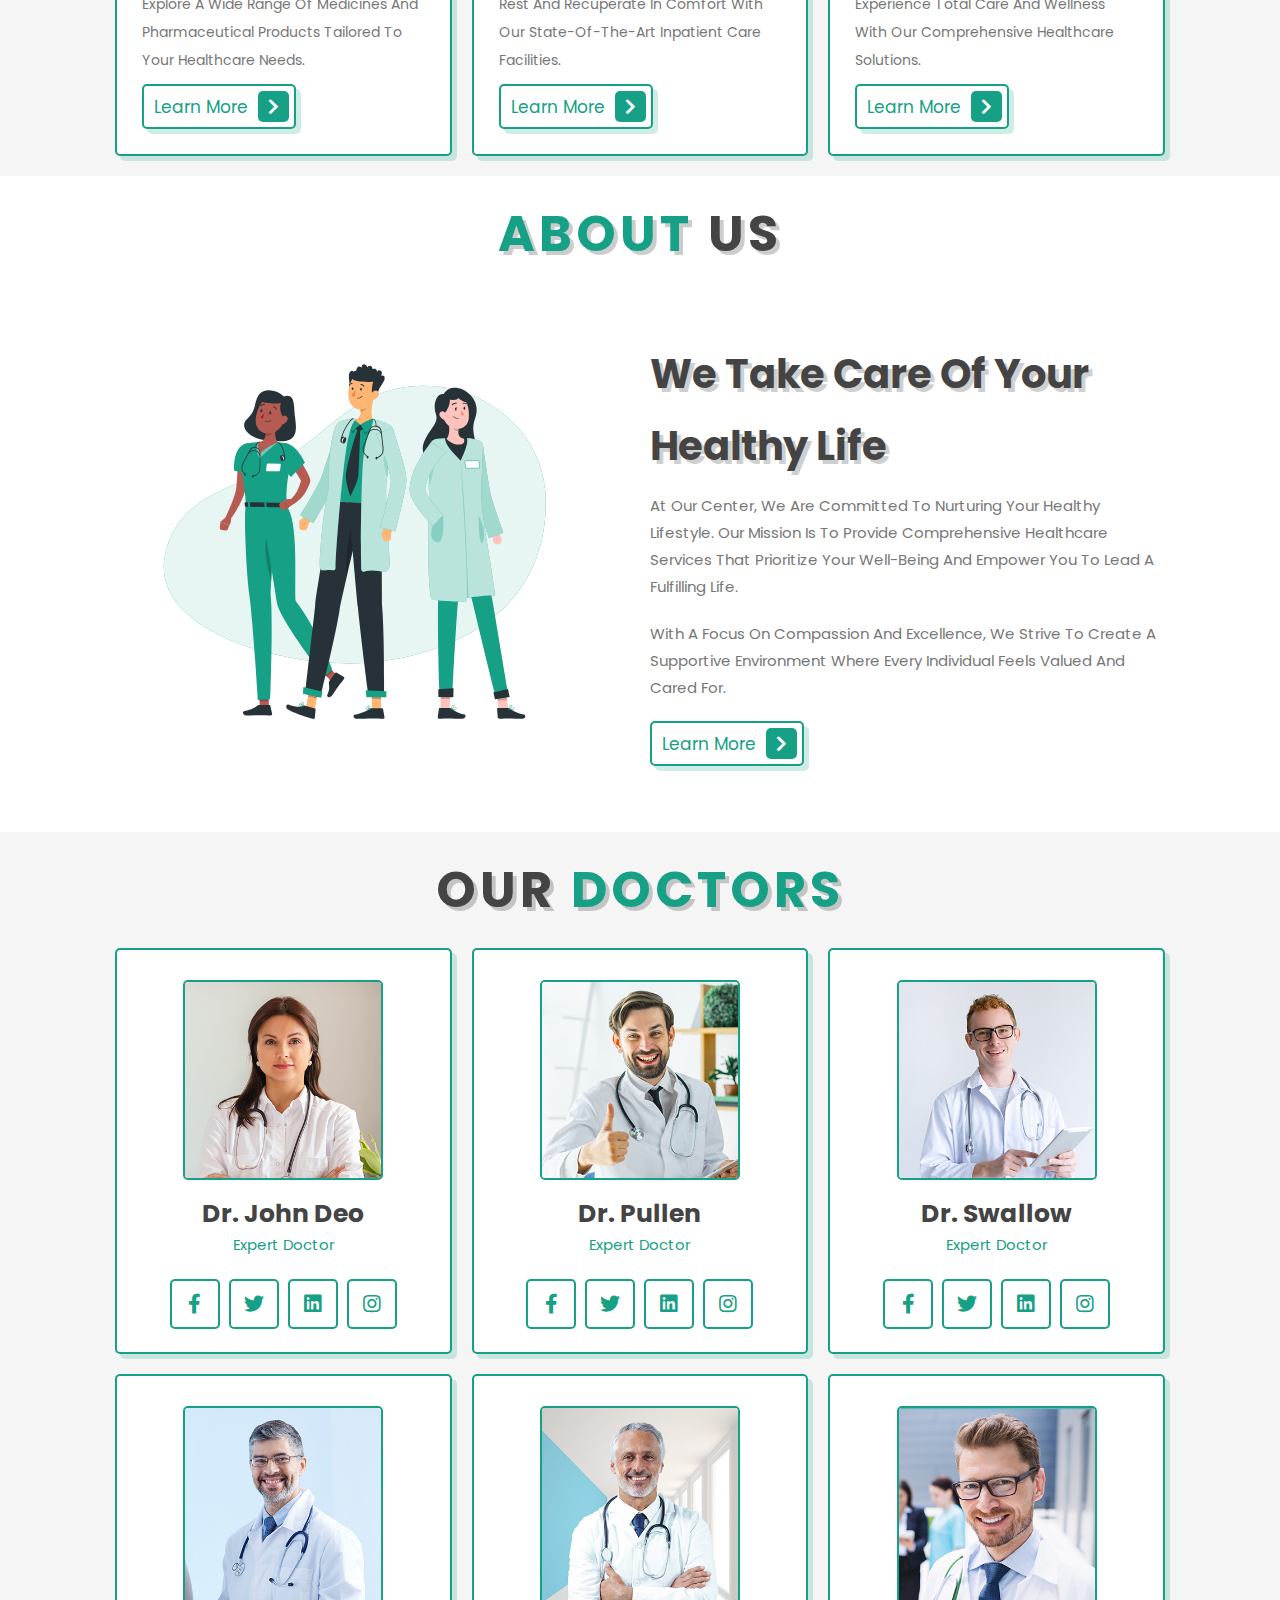
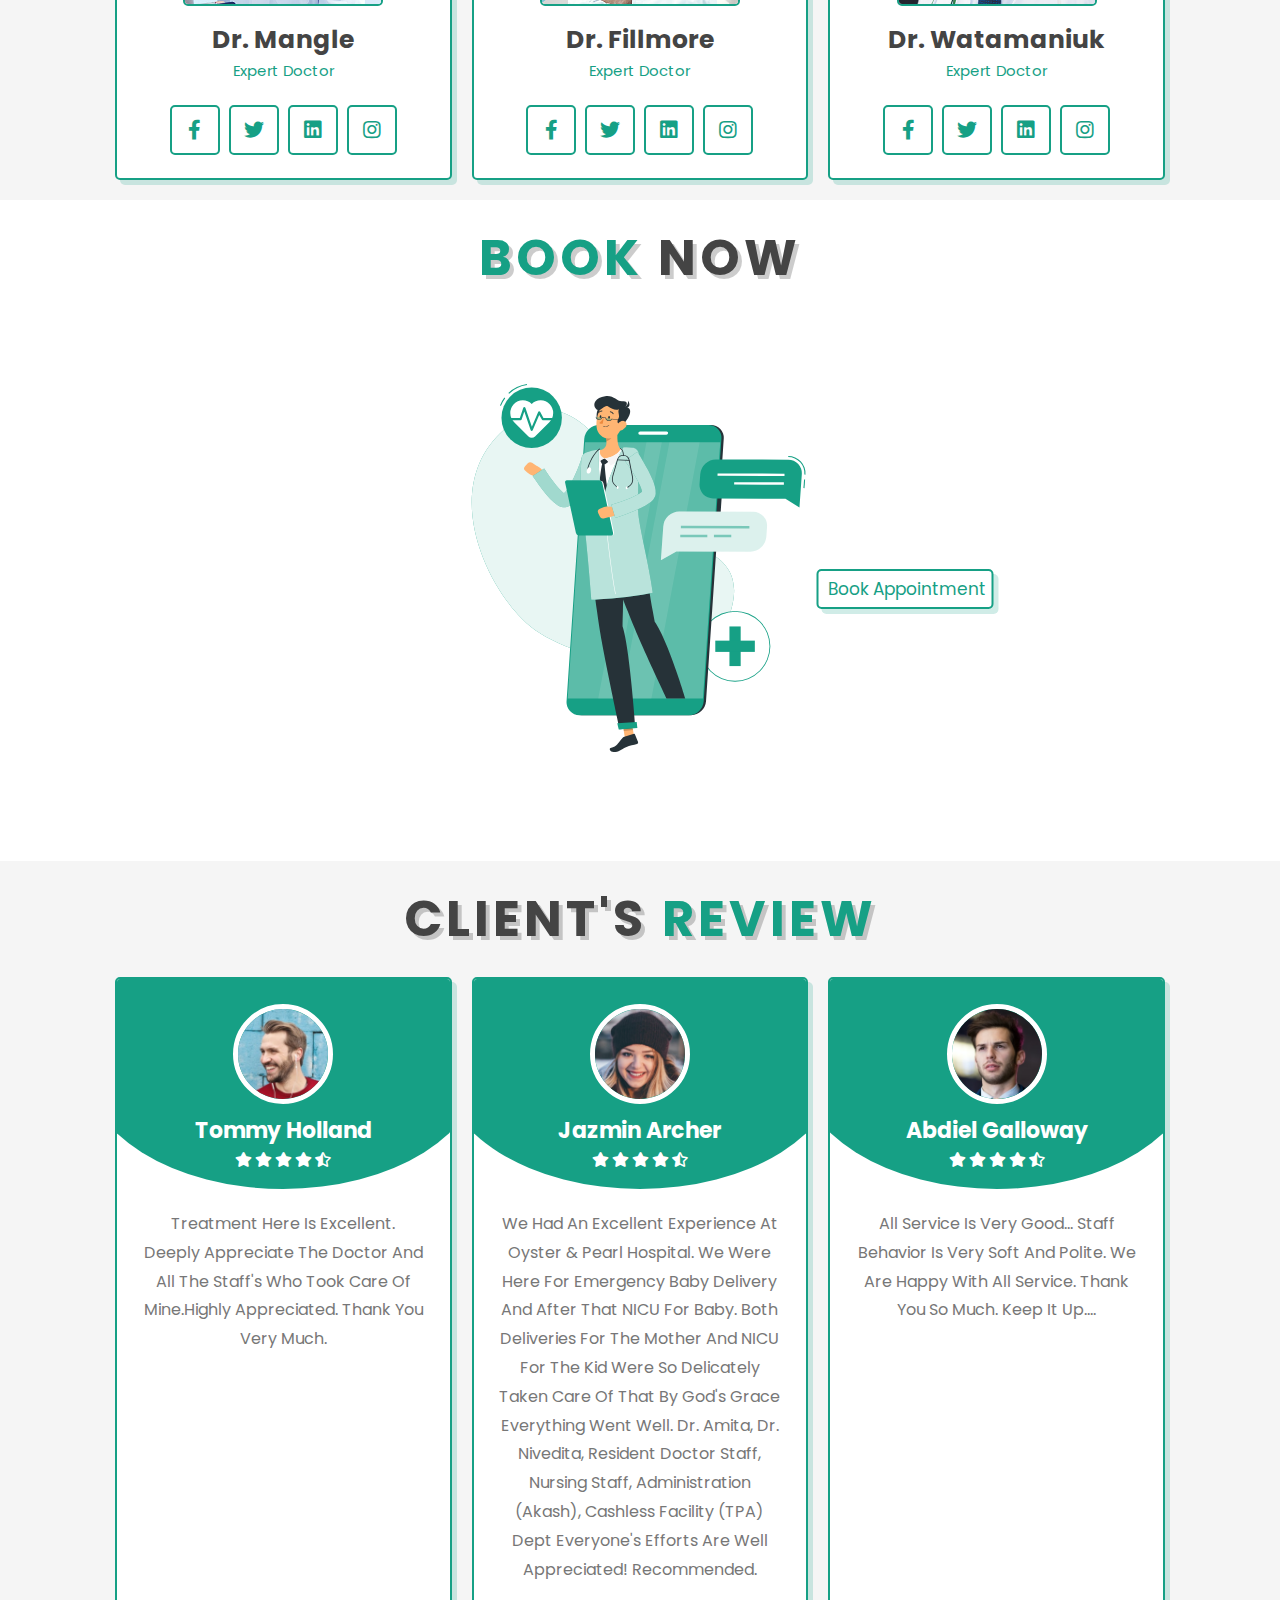
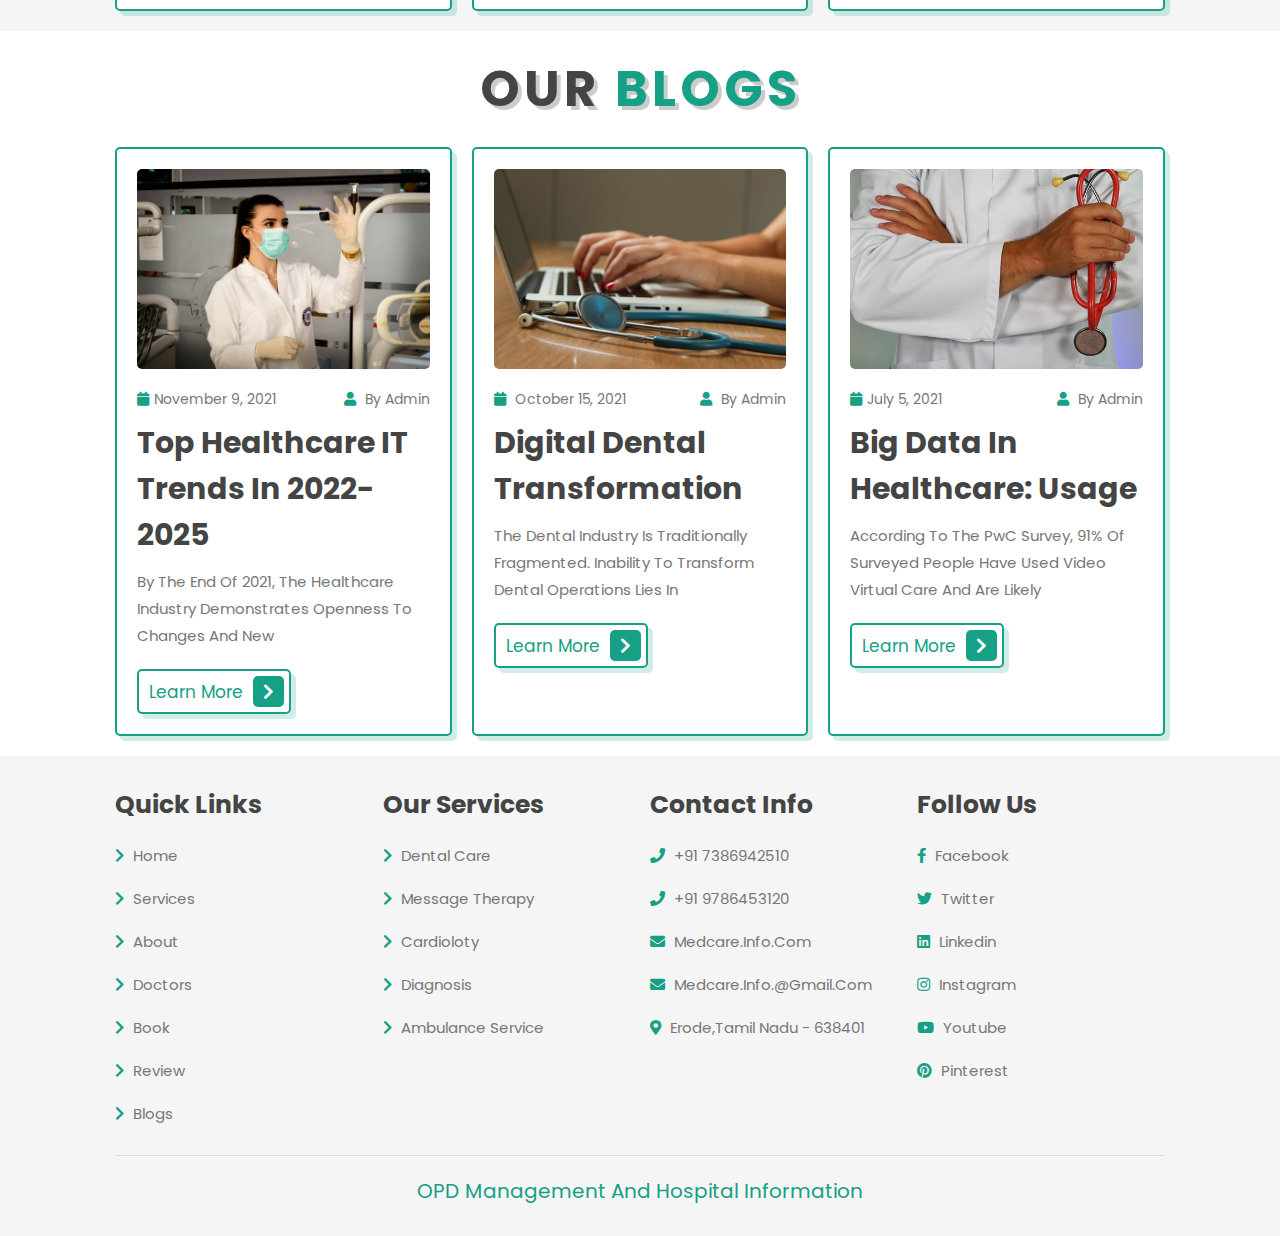
<file: MedCare-web/frontend/home/index.html>
<!DOCTYPE html>
<html lang="en">

<head>
    <meta charset="UTF-8">
    <meta http-equiv="X-UA-Compatible" content="IE=edge">
    <meta name="viewport" content="width=device-width, initial-scale=1.0">
    <title>Medcare | Hospital Website</title>
    <link rel="shortcut icon" href="image/heartbeat-solid.svg" type="image/x-icon">
    <link rel="stylesheet" href="https://cdnjs.cloudflare.com/ajax/libs/font-awesome/5.15.4/css/all.min.css" />
    <link rel="stylesheet" href="home.css">
</head>

<body>
    <!-- Header Section Starts -->
    <div class="header">
        <a href="#" class="logo"><i class="fas fa-heartbeat"></i> medcare.</a>
        <nav class="navbar">
            <a href="index.html">home</a>
            <a href="#services">services</a>
            <a href="#about">about</a>
            <a href="#doctors">doctors</a>
            <a href="#book">book</a>
            <a href="#blogs">blogs</a>
            <a href="/signin">signin</a> 
            <a href="/signup">signup</a> 
            <a href="/doctorsignin">Doctor</a>
        </nav>
        <div id="menu-btn" class="fas fa-bars"></div>
    </div>
    <!-- Header Section End -->

    <!-- Home Section starts -->
    <section class="home" id="home">
        <div class="image">
            <img src="./image/home-img.svg" alt="home-img.svg">
        </div>
        <div class="content">
            <h3>stay safe, stay healthy</h3>
            <p>Let the young know they will never find a more interesting, more instructive book than the patient himself</p>
            <a href="#" class="btn">contact us <span class="fas fa-chevron-right"></span> </a>
        </div>
    </section>
    <!-- Home Section End -->

    <!-- icons section starts  -->
    <section class="icons-container">
        <div class="icons">
            <i class="fas fa-user-md"></i>
            <h3>140+</h3>
            <p>doctors at work</p>
        </div>
        <div class="icons">
            <i class="fas fa-users"></i>
            <h3>1040+</h3>
            <p>satisfied patients</p>
        </div>
        <div class="icons">
            <i class="fas fa-procedures"></i>
            <h3>500+</h3>
            <p>bed facility</p>
        </div>
        <div class="icons">
            <i class="fas fa-hospital"></i>
            <h3>80+</h3>
            <p>available hospitals</p>
        </div>
    </section>
    <!-- icons section End  -->

    <!-- Service section Starts  -->
    <section class="services" id="services">
        <h1 class="heading">our <span>services</span></h1>
        <div class="box-container">
            <div class="box">
                <i class="fas fa-notes-medical"></i>
                <h3>free checkups</h3>
                <p>Avail of our free health checkups conducted by experienced professionals. We believe everyone deserves access to quality healthcare without financial barriers.</p>
                <a href="#" class="btn">learn more <span class="fas fa-chevron-right"></span> </a>
            </div>
            <div class="box">
                <i class="fas fa-ambulance"></i>
                <h3>24/7 ambulance</h3>
                <p>Access emergency medical assistance round-the-clock with our dedicated ambulance service.</p>
                <a href="#" class="btn">learn more <span class="fas fa-chevron-right"></span> </a>
            </div>
            <div class="box">
                <i class="fas fa-user-md"></i>
                <h3>expert doctors</h3>
                <p>Receive personalized care from our team of expert doctors.</p>
                <a href="#" class="btn">learn more <span class="fas fa-chevron-right"></span> </a>
            </div>
            <div class="box">
                <i class="fas fa-pills"></i>
                <h3>medicines</h3>
                <p>Explore a wide range of medicines and pharmaceutical products tailored to your healthcare needs.</p>
                <a href="#" class="btn">learn more <span class="fas fa-chevron-right"></span> </a>
            </div>
            <div class="box">
                <i class="fas fa-procedures"></i>
                <h3>bed facility</h3>
                <p>Rest and recuperate in comfort with our state-of-the-art inpatient care facilities.</p>
                <a href="#" class="btn">learn more <span class="fas fa-chevron-right"></span> </a>
            </div>
            <div class="box">
                <i class="fas fa-heartbeat"></i>
                <h3>total care</h3>
                <p>Experience total care and wellness with our comprehensive healthcare solutions.</p>
                <a href="#" class="btn">learn more <span class="fas fa-chevron-right"></span> </a>
            </div>
        </div>
    </section>
    <!-- Service section End  -->

    <!-- About section Starts  -->
    <section class="about" id="about">
        <h1 class="heading"><span>about</span> us</h1>
        <div class="row">
            <div class="image">
                <img src="./image/about-img.svg" alt="">
            </div>
            <div class="content">
                <h3>we take care of your healthy life</h3>
                <p>At our center, we are committed to nurturing your healthy lifestyle. Our mission is to provide comprehensive 
                    healthcare services that prioritize your well-being and empower you to lead a fulfilling life.
                </p>
                <p>With a focus on compassion and excellence, we strive to create a supportive environment where every individual feels valued and cared for.</p>
                <a href="#" class="btn">learn more <span class="fas fa-chevron-right"></span> </a>
            </div>
        </div>
    </section>
    <!-- About section End  -->

    <!-- Doctors section Starts  -->
    <section class="doctors" id="doctors">
        <h1 class="heading">our <span>doctors</span></h1>
        <div class="box-container">
            <div class="box">
                <img src="./image/doc-1.jpg" alt="">
                <h3>Dr. john deo</h3>
                <span>expert doctor</span>
                <div class="share">
                    <a href="#" class="fab fa-facebook-f"></a>
                    <a href="#" class="fab fa-twitter"></a>
                    <a href="#" class="fab fa-linkedin"></a>
                    <a href="#" class="fab fa-instagram"></a>
                </div>
            </div>
            <div class="box">
                <img src="./image/doc-2.jpg" alt="">
                <h3>Dr. Pullen</h3>
                <span>expert doctor</span>
                <div class="share">
                    <a href="#" class="fab fa-facebook-f"></a>
                    <a href="#" class="fab fa-twitter"></a>
                    <a href="#" class="fab fa-linkedin"></a>
                    <a href="#" class="fab fa-instagram"></a>
                </div>
            </div>
            <div class="box">
                <img src="./image/doc-3.jpg" alt="">
                <h3> Dr. Swallow</h3>
                <span>expert doctor</span>
                <div class="share">
                    <a href="#" class="fab fa-facebook-f"></a>
                    <a href="#" class="fab fa-twitter"></a>
                    <a href="#" class="fab fa-linkedin"></a>
                    <a href="#" class="fab fa-instagram"></a>
                </div>
            </div>
            <div class="box">
                <img src="./image/doc-4.jpg" alt="">
                <h3>Dr. Mangle</h3>
                <span>expert doctor</span>
                <div class="share">
                    <a href="#" class="fab fa-facebook-f"></a>
                    <a href="#" class="fab fa-twitter"></a>
                    <a href="#" class="fab fa-linkedin"></a>
                    <a href="#" class="fab fa-instagram"></a>
                </div>
            </div>
            <div class="box">
                <img src="./image/doc-5.jpg" alt="">
                <h3>Dr. Fillmore</h3>
                <span>expert doctor</span>
                <div class="share">
                    <a href="#" class="fab fa-facebook-f"></a>
                    <a href="#" class="fab fa-twitter"></a>
                    <a href="#" class="fab fa-linkedin"></a>
                    <a href="#" class="fab fa-instagram"></a>
                </div>
            </div>
            <div class="box">
                <img src="./image/doc-6.jpg" alt="">
                <h3>Dr. Watamaniuk</h3>
                <span>expert doctor</span>
                <div class="share">
                    <a href="#" class="fab fa-facebook-f"></a>
                    <a href="#" class="fab fa-twitter"></a>
                    <a href="#" class="fab fa-linkedin"></a>
                    <a href="#" class="fab fa-instagram"></a>
                </div>
            </div>
        </div>
    </section>
    <!-- Doctors section Ends  -->

    <!-- Book section Starts  -->
    <section class="book" id="book">
        <h1 class="heading"><span>Book</span> now</h1>
        <div class="row">
            <div class="image">
                <img src="./image/book-img.svg" alt="">
            </div>
            <!-- Convert the heading into a button -->
            <button class="book-appointment-button">Book Appointment</button>
    
        </div>
    </section>
    
    <!-- Book section End  -->

    <!-- Review section Starts  -->
    <section class="review" id="review">
        <h1 class="heading">client's <span>review</span></h1>
        <div class="box-container">
            <div class="box">
                <img src="./image/pic-1.png" alt="">
                <h3>Tommy Holland</h3>
                <div class="stars">
                    <i class="fas fa-star"></i>
                    <i class="fas fa-star"></i>
                    <i class="fas fa-star"></i>
                    <i class="fas fa-star"></i>
                    <i class="fas fa-star-half-alt"></i>
                </div>
                <p class="text">Treatment here is excellent. Deeply appreciate the doctor and all the staff's who took care of mine.highly appreciated. Thank you very much.</p>
            </div>
            <div class="box">
                <img src="./image/pic-2.png" alt="">
                <h3>Jazmin Archer</h3>
                <div class="stars">
                    <i class="fas fa-star"></i>
                    <i class="fas fa-star"></i>
                    <i class="fas fa-star"></i>
                    <i class="fas fa-star"></i>
                    <i class="fas fa-star-half-alt"></i>
                </div>
                <p class="text">We had an excellent experience at Oyster & Pearl hospital. We were here for emergency baby delivery and after that NICU for baby. Both deliveries for the mother and NICU for the kid were so delicately taken care of that by god's grace everything went well. Dr. Amita, Dr. Nivedita, Resident doctor staff, nursing staff, administration (Akash), cashless facility (TPA) dept everyone's efforts are well appreciated! Recommended.</p>
            </div>
            <div class="box">
                <img src="./image/pic-3.png" alt="">
                <h3>Abdiel Galloway</h3>
                <div class="stars">
                    <i class="fas fa-star"></i>
                    <i class="fas fa-star"></i>
                    <i class="fas fa-star"></i>
                    <i class="fas fa-star"></i>
                    <i class="fas fa-star-half-alt"></i>
                </div>
                <p class="text">All service is very good... Staff behavior is very soft and polite. We are happy with all service. Thank you so much. Keep it up....</p>
            </div>
        </div>
    </section>
    <!-- Review section End  -->

    <!-- Blogs section Starts -->
    <section class="blogs" id="blogs">
        <h1 class="heading">our <span>blogs</span></h1>
        <div class="box-container">
            <div class="box">
                <div class="image">
                    <img src="./image/blog-1.jpg" alt="">
                </div>
                <div class="content">
                    <div class="icon">
                        <a href="#"><i class="fas fa-calendar"></i>November 9, 2021</a>
                        <a href="#"><i class="fas fa-user"></i> by admin</a>
                    </div>
                    <h3>Top Healthcare IT Trends in 2022-2025</h3>
                    <p>By the end of 2021, the healthcare industry demonstrates openness to changes and new</p>
                    <a href="https://www.intellectsoft.net/blog/top-healthcare-it-trends/" class="btn">learn more <span class="fas fa-chevron-right"></span> </a>
                </div>
            </div>
            <div class="box">
                <div class="image">
                    <img src="./image/blog-2.jpg" alt="">
                </div>
                <div class="content">
                    <div class="icon">
                        <a href="#"><i class="fas fa-calendar"></i> October 15, 2021</a>
                        <a href="#"><i class="fas fa-user"></i> by admin</a>
                    </div>
                    <h3>Digital Dental Transformation</h3>
                    <p>The dental industry is traditionally fragmented. Inability to transform dental operations lies in</p>
                    <a href="https://www.intellectsoft.net/blog/digital-dental-transformation/" class="btn">learn more <span class="fas fa-chevron-right"></span> </a>
                </div>
            </div>
            <div class="box">
                <div class="image">
                    <img src="./image/blog-3.jpg" alt="">
                </div>
                <div class="content">
                    <div class="icon">
                        <a href="#"><i class="fas fa-calendar"></i>July 5, 2021</a>
                        <a href="#"><i class="fas fa-user"></i> by admin</a>
                    </div>
                    <h3>Big Data in Healthcare: Usage</h3>
                    <p>According to the PwC survey, 91% of surveyed people have used video virtual care and are likely</p>
                    <a href="https://www.intellectsoft.net/blog/big-data-in-healthcare-usage-and-core-benefits/" class="btn">learn more <span class="fas fa-chevron-right"></span> </a>
                </div>
            </div>
        </div>
    </section>
    <!-- Blogs section End -->

    <!-- Footer section Starts  -->
    <section class="footer">
        <div class="box-container">
            <div class="box">
                <h3>quick links</h3>
                <a href="#"> <i class="fas fa-chevron-right"></i> home</a>
                <a href="#"> <i class="fas fa-chevron-right"></i> services</a>
                <a href="#"> <i class="fas fa-chevron-right"></i> about</a>
                <a href="#"> <i class="fas fa-chevron-right"></i> doctors</a>
                <a href="#"> <i class="fas fa-chevron-right"></i> book</a>
                <a href="#"> <i class="fas fa-chevron-right"></i> review</a>
                <a href="#"> <i class="fas fa-chevron-right"></i> blogs</a>
            </div>
            <div class="box">
                <h3>our services</h3>
                <a href="#"> <i class="fas fa-chevron-right"></i> dental care</a>
                <a href="#"> <i class="fas fa-chevron-right"></i> message therapy</a>
                <a href="#"> <i class="fas fa-chevron-right"></i> cardioloty</a>
                <a href="#"> <i class="fas fa-chevron-right"></i> diagnosis</a>
                <a href="#"> <i class="fas fa-chevron-right"></i> ambulance service</a>
            </div>
            <div class="box">
                <h3>contact info</h3>
                <a href="#"> <i class="fas fa-phone"></i> +91 7386942510</a>
                <a href="#"> <i class="fas fa-phone"></i> +91 9786453120</a>
                <a href="#"> <i class="fas fa-envelope"></i> medcare.info.com</a>
                <a href="#"> <i class="fas fa-envelope"></i> medcare.info.@gmail.com</a>
                <a href="#"> <i class="fas fa-map-marker-alt"></i> Erode,Tamil Nadu - 638401</a>
            </div>
            <div class="box">
                <h3>follow us</h3>

                <a href="#"> <i class="fab fa-facebook-f"></i> facebook</a>
                <a href="#"> <i class="fab fa-twitter"></i> twitter</a>
                <a href="#"> <i class="fab fa-linkedin"></i> linkedin</a>
                <a href="#"> <i class="fab fa-instagram"></i> instagram</a>
                <a href="#"> <i class="fab fa-youtube"></i> youtube</a>
                <a href="#"> <i class="fab fa-pinterest"></i> pinterest</a>
            </div>
        </div>
        <div class="credit"><span>OPD management and Hospital Information</span></div>
    </section>
    <!-- Footer section End  -->











    <!-- custom js file link  -->
    <script src="home.js"></script>
</body>

</html>
</file>
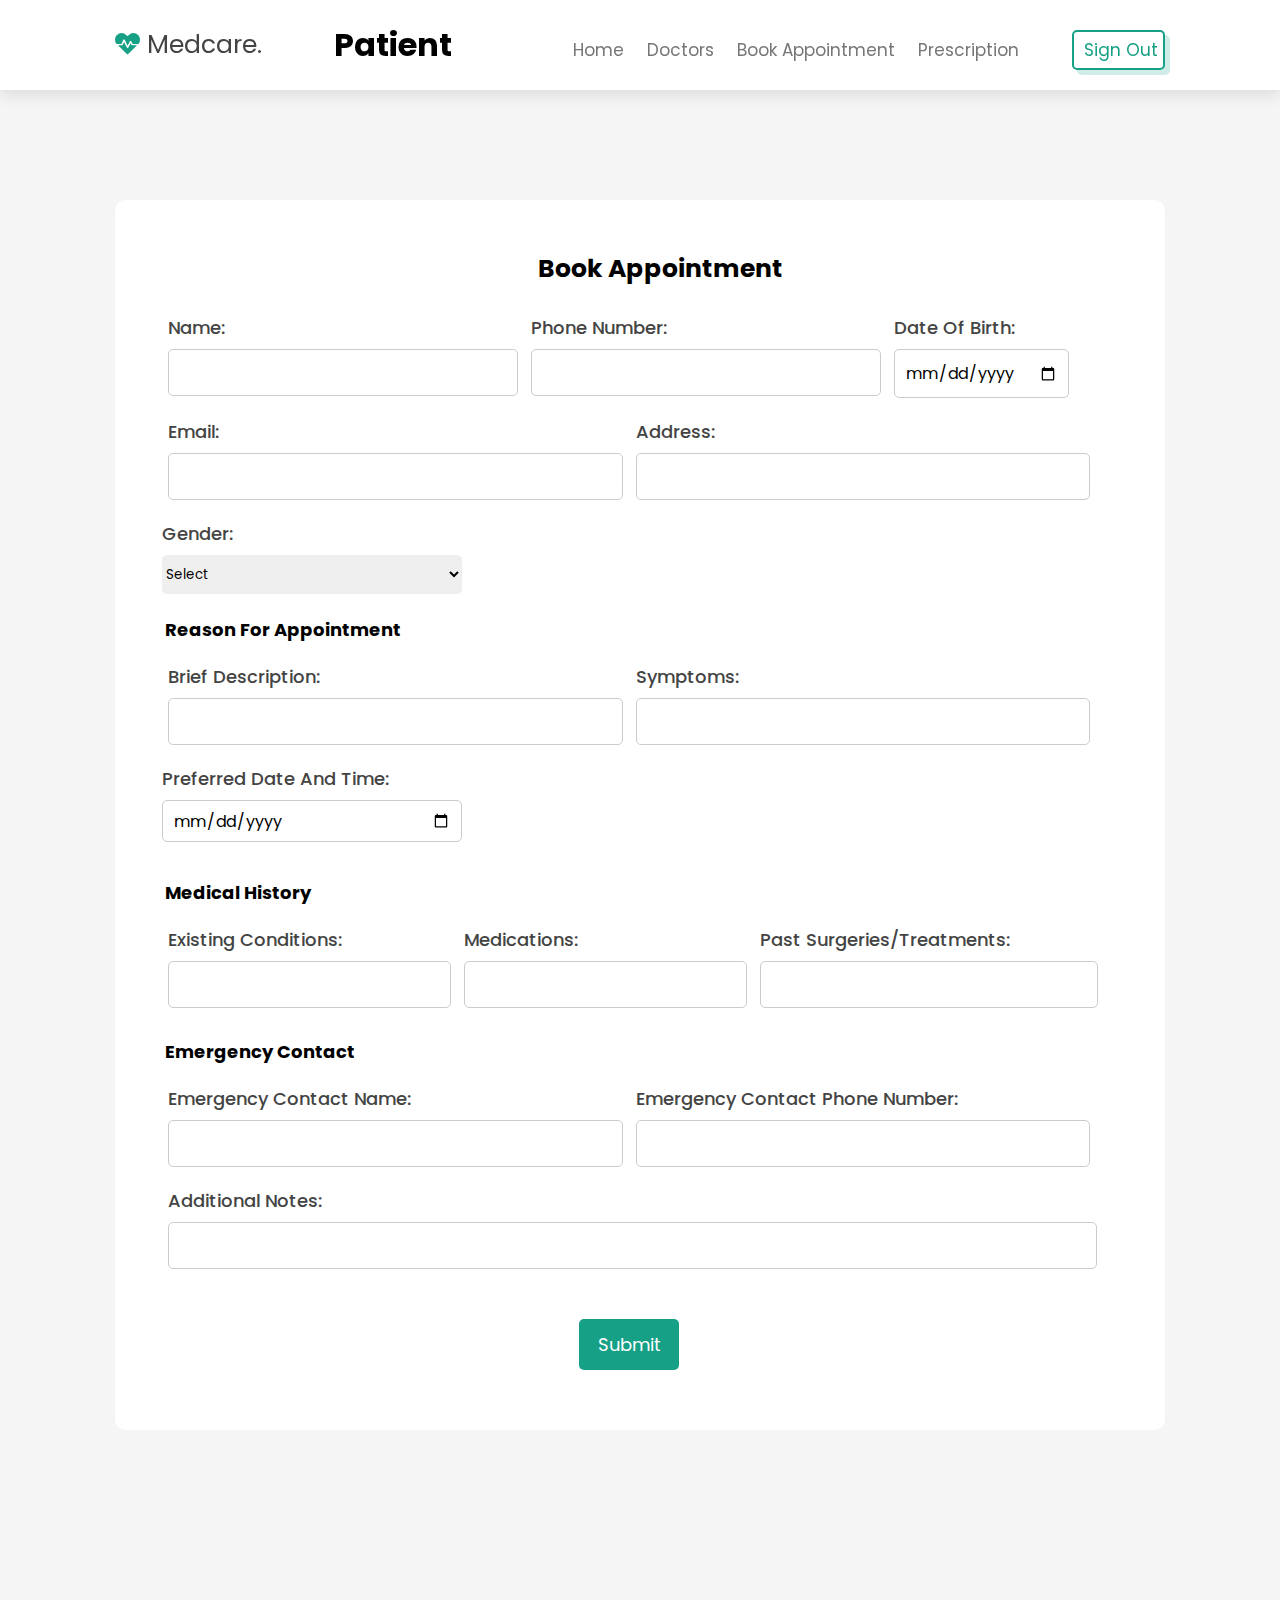
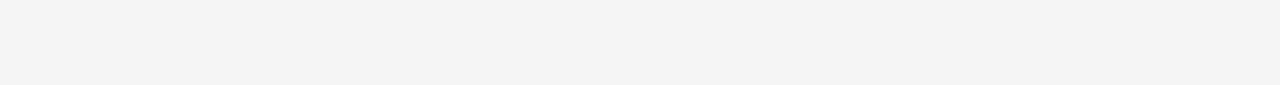
<file: MedCare-web/frontend/patientcreateappointment/index.html>
<!DOCTYPE html>
<html lang="en">

<head>
    <meta charset="UTF-8">
    <meta http-equiv="X-UA-Compatible" content="IE=edge">
    <meta name="viewport" content="width=device-width, initial-scale=1.0">
    <title>Medcare | Hospital Website</title>
    <!-- Page Icon -->
    <link rel="shortcut icon" href="image/heartbeat-solid.svg" type="image/x-icon">
    <!-- font-awesome -->
    <link rel="stylesheet" href="https://cdnjs.cloudflare.com/ajax/libs/font-awesome/5.15.4/css/all.min.css" />
    <!-- Custom Css File Link -->
    <link rel="stylesheet" href="signin.css">
    <style>
        @import url('https://fonts.googleapis.com/css2?family=Poppins:wght@100;200;300;400;500;600;700&display=swap');

        /* Paste the provided CSS theme here */

        body {
            background: #f5f5f5;
            font-family: 'Poppins', sans-serif;
        }

        .container {
            width: 1050px;
            margin: 100px auto;
            padding: 40px;
            background: #fff;
            border-radius: 10px;
            display: block;
            padding-right: 0px;

        }
        .form-conatiner{
            display: flex;
            flex-wrap: wrap;
        }


        .form-group {
            margin-bottom: 20px;
        }

        .form-group label {
            display: block;
            font-size: 18px;
            color: var(--black);
            font-weight: 500;
            margin-bottom: 8px;
        }

        .form-group input {
           
            padding: 10px;
            font-size: 16px;
            border: 1px solid #ccc;
            border-radius: 5px;
        }

        .form-group button {
            width: 100%;
            padding: 12px;
            font-size: 18px;
            border: none;
            border-radius: 5px;
            background: var(--green);
            color: #fff;
            cursor: pointer;
            transition: background-color 0.3s ease;
        }

        .form-group button:hover {
            background-color: #13805f;
        }

        .name123 {
            font-size: xx-large;
            margin-left: -100px;
        }

        .name1234 {
            text-align: center;
            font-size: 25px;
            padding: 10px;
        }

        .name,
        .phoneno{
            width: 350px;
            margin-left: 13px;
        }
        .dob{
            width: 200px;
            margin-left: 13px;
        }

        .nameinput,
        .phonenoinput,
        .addressinput,
        .emailinput,
        .emergencycontactphoneinput,
        .emergencycontactnameinput,
        .discriptioninput,
        .symptomsinput{
            width: 100%;

        }
        .address,
        .emergencycontactname,
        .emergencycontactphone,
        .email,
        .discription,
        .symptoms{
            width: 45%;
            margin-left: 13px; 
        }

        .gender,
        .preferredate{
            width:300px;
            margin-left: 7px;
            margin-right: 600px;
        }
        .genderinput{
            width: 100%;
            height: 70%;
            border-radius: 5px;
            
        }
        .preferredateinput{
            width: 100%;
            height: 50%;
            border-radius: 5px;
        }

        .reason{
            padding: 20px;
            font-size: large;
            margin-right: 700px;
            margin-left: -10px;
        }
        .condition,
        .medication,
        .treatment{
            width:28%;
            margin-left: 13px;
        }
        .conditioninput,
        .medicationinput,
        .treatmentinput,
        .noteinput{
            width:100%;
            
        }
        .note{
            width: 92%;
            margin-left: 13px;
        }

        #js-signin-button{
           width: 100px;
        }
        .submit{
            justify-content: flex-end;
            margin-top: 10px;
            margin-bottom: 0px;
            margin-left: 40%;
        }
        

        





    </style>
</head>

<body>
    <!-- Header Section Starts -->
    <div class="header">
        <a href="#" class="logo"><i class="fas fa-heartbeat"></i> medcare.</a>
        <h2 class="name123"> &nbsp;&nbsp;&nbsp;&nbsp;&nbsp;&nbsp;&nbsp;&nbsp;&nbsp;&nbsp;Patient</h2>
        <nav class="navbar">
            <a href="/patienthome">home</a>
            <a href="#doctors">doctors</a>
            <a href="/patientcreateappointment">Book Appointment</a>
            <a href="/patientprescriptionlist">Prescription</a>
            <button class="signout-button" id="signout-button">Sign Out</button>

        </nav>
        <div id="menu-btn" class="fas fa-bars"></div>
    </div>
    <!-- Header Section End -->

    <section class="home" id="home">

        <div class="container">
            <h2 class="name1234">Book Appointment</h2>
            <br>
            <form class="form-conatiner" method="post">
                <div class="form-group name">
                    <label for="name">Name:</label>
                    <input class="css-input nameinput" type="text" id="name" name="name" required>
                </div>
                <div class="form-group phoneno">
                    <label for="phone_number">Phone Number:</label>
                    <input class="css-input phonenoinput" type="text" id="phone_number" name="phone_number" required>
                </div>
                <div class="form-group dob">
                    <label for="date_of_birth ">Date of Birth:</label>
                    <input class="css-input dobinput" type="date" id="date_of_birth" name="date_of_birth" required>
                </div>
                


                <div class="form-group email">
                    <label for="email">Email:</label>
                    <input class="css-input emailinput" type="email" id="email" name="email" required>
                </div>
                <div class="form-group address">
                    <label for="address">Address:</label>
                    <input class="css-input addressinput" type="text" id="address" name="address" required>
                </div>
                <div class="form-group gender">
                    <label for="gender">Gender:</label>
                    <select class="css-input-gender genderinput" id="gender" name="gender" required>
                        <option value="">Select</option>
                        <option value="male">Male</option>
                        <option value="female">Female</option>
                        <option value="other">Other</option>
                    </select>
                </div>
                <h2 class="reason">Reason for Appointment</h2>
                <br>
                <div class="form-group discription">
                    <label for="brief_description">Brief Description:</label>
                    <input class="css-input discriptioninput" type="text" id="brief_description" name="brief_description" required>
                </div>
                <div class="form-group symptoms">
                    <label for="symptoms">Symptoms:</label>
                    <input class="css-input symptomsinput" type="text" id="symptoms" name="symptoms" required>
                </div>
                <br><br>
                <div class="form-group preferredate">
                    <label for="datetime">Preferred Date and Time:</label>
                    <input class="css-input preferredateinput" type="date" id="datetime" name="datetime" required>
                </div>
                <br><br>
                <h2 class="reason" style="margin-top: -10px;">Medical History</h2> <br>
                <div class="form-group condition">
                    <label for="existing_conditions">Existing Conditions:</label>
                    <input class="css-input conditioninput" type="text" id="existing_conditions" name="existing_conditions" required>
                </div>
                <div class="form-group medication">
                    <label for="medications">Medications:</label>
                    <input class="css-input medicationinput" type="text" id="medications" name="medications" required>
                </div>
                <div class="form-group treatment">
                    <label for="past_surgeries_treatments">Past Surgeries/Treatments:</label>
                    <input class="css-input treatementinput" type="text" id="past_surgeries_treatments" name="past_surgeries_treatments"
                        required>
                </div>
                <br><br>
                <h2 class="reason" style="margin-top: -10px;">Emergency Contact</h2> <br>
                <div class="form-group emergencycontactname">
                    <label for="emergency_contact_name ">Emergency Contact Name:</label>
                    <input class="css-input emergencycontactnameinput" type="text" id="emergency_contact_name" name="emergency_contact_name"
                        required>
                </div>
                <div class="form-group emergencycontactphone">
                    <label for="emergency_contact_phone_number ">Emergency Contact Phone Number:</label>
                    <input class="css-input emergencycontactphoneinput" type="text" id="emergency_contact_phone_number"
                        name="emergency_contact_phone_number" required>
                </div>
                <br><br>
                <div class="form-group note">
                    <label for="notes">Additional Notes:</label>
                    <input class="css-input noteinput" type="text" id="notes" name="notes" required>
                </div>
              
                <div class="form-group submit reason">
                    <button id="js-signin-button">Submit</button>
                </div>
    
            </form>
        </div>
        <div class="toast-overlay" style="margin-top: 220px;" id="toast-overlay"></div>
    </section>
    <script src='signin.js'></script>
</body>
</file>
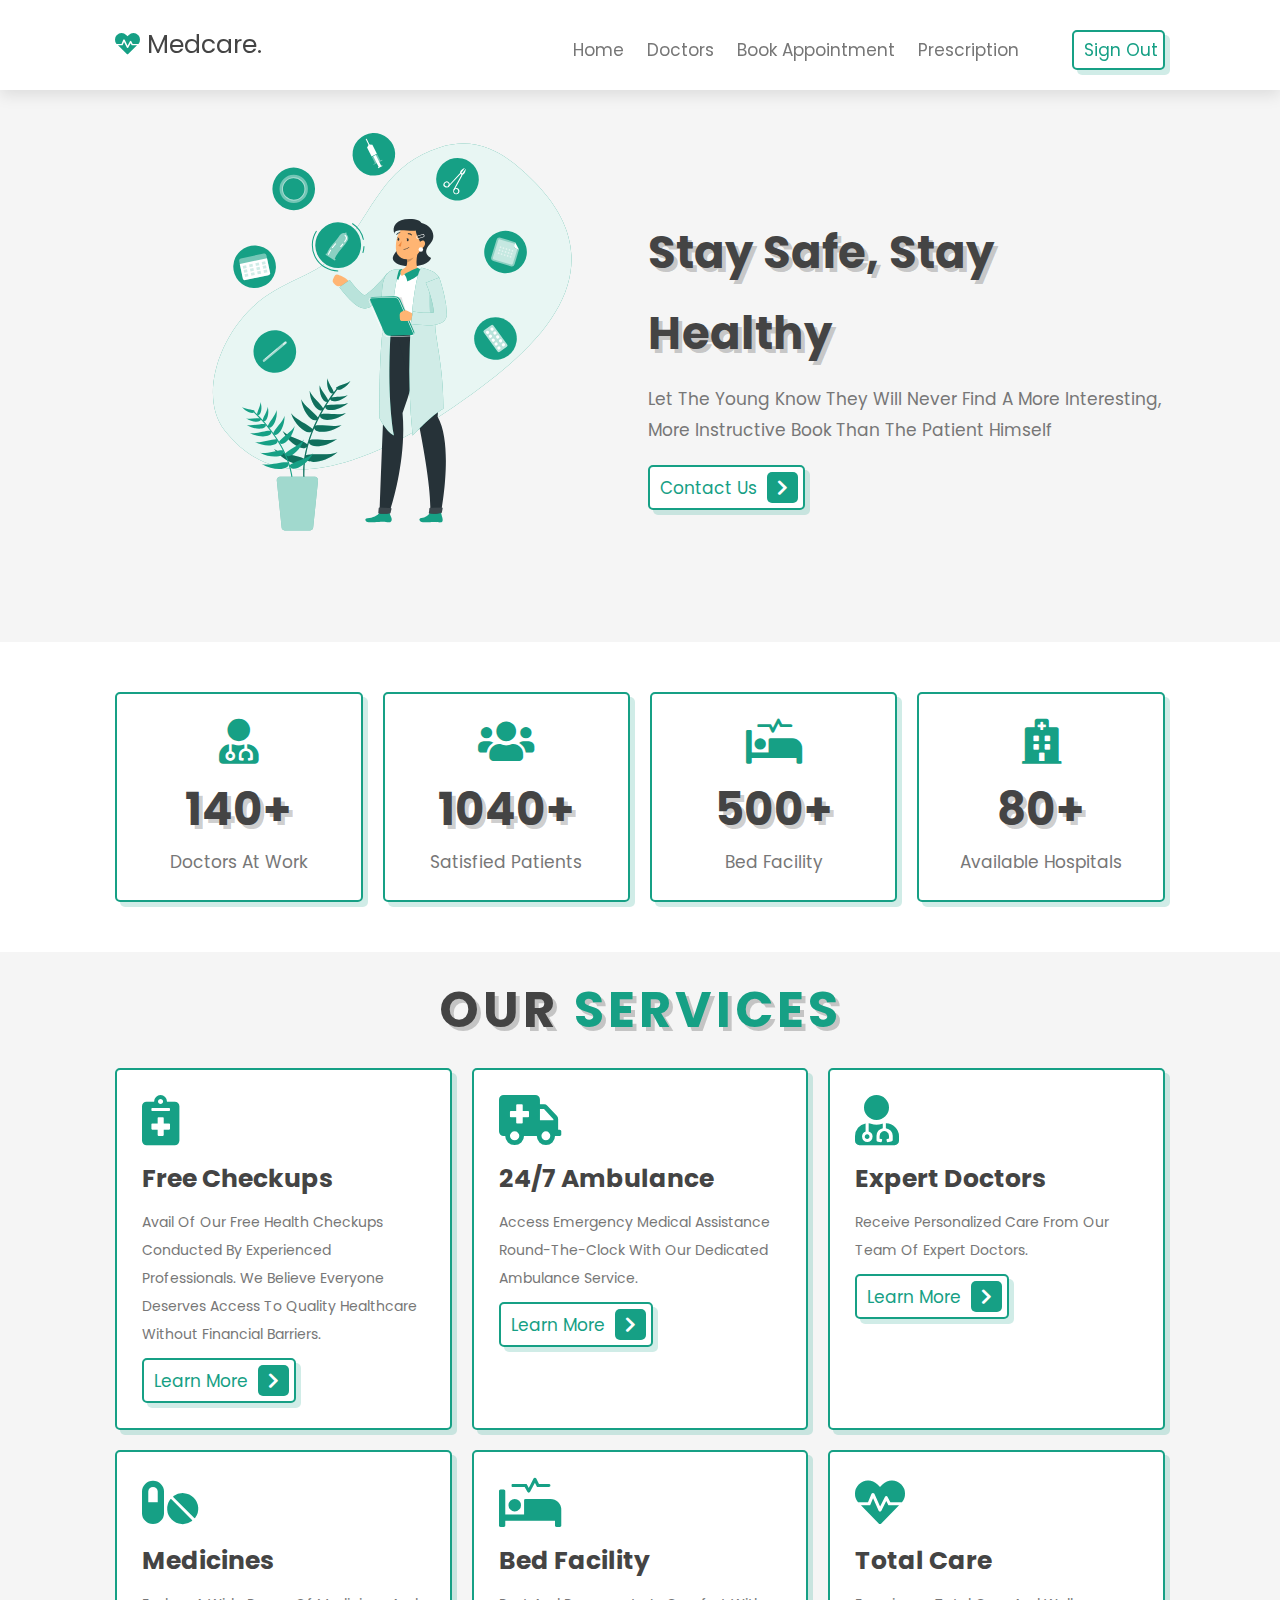
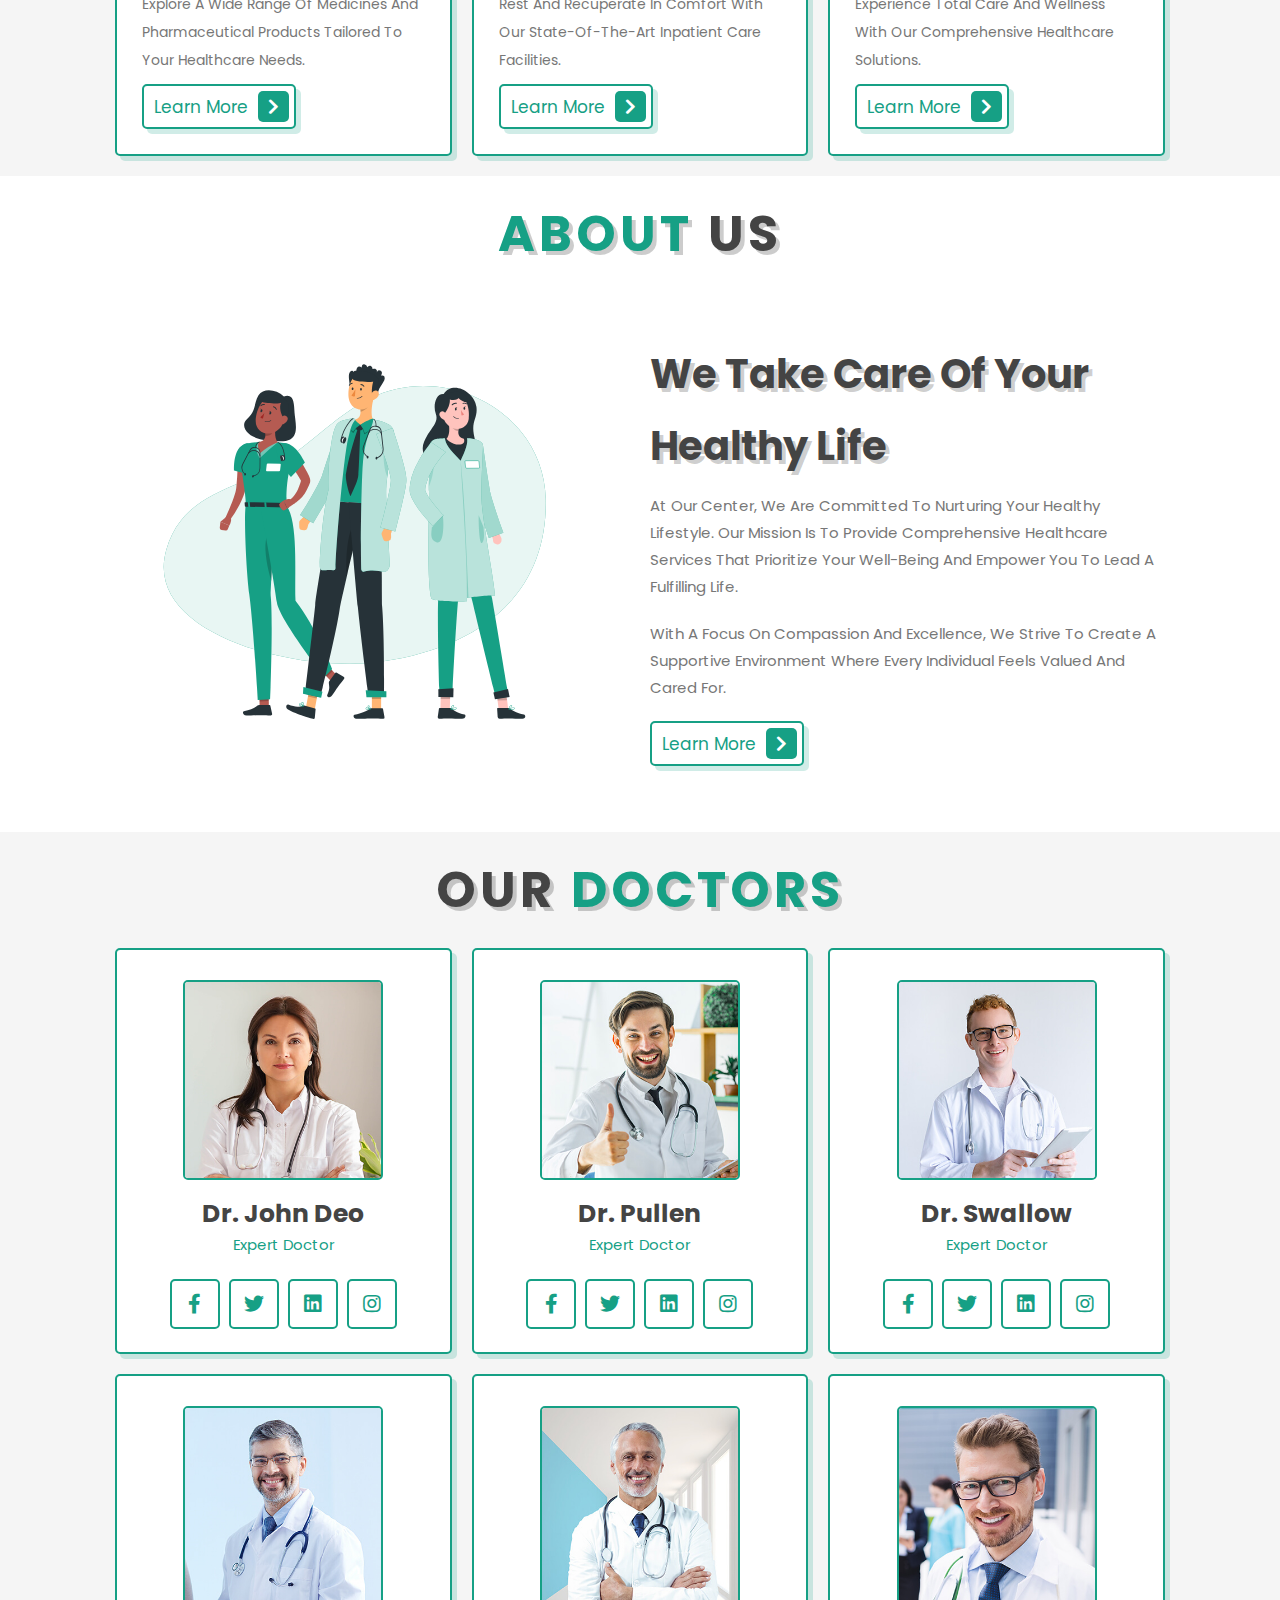
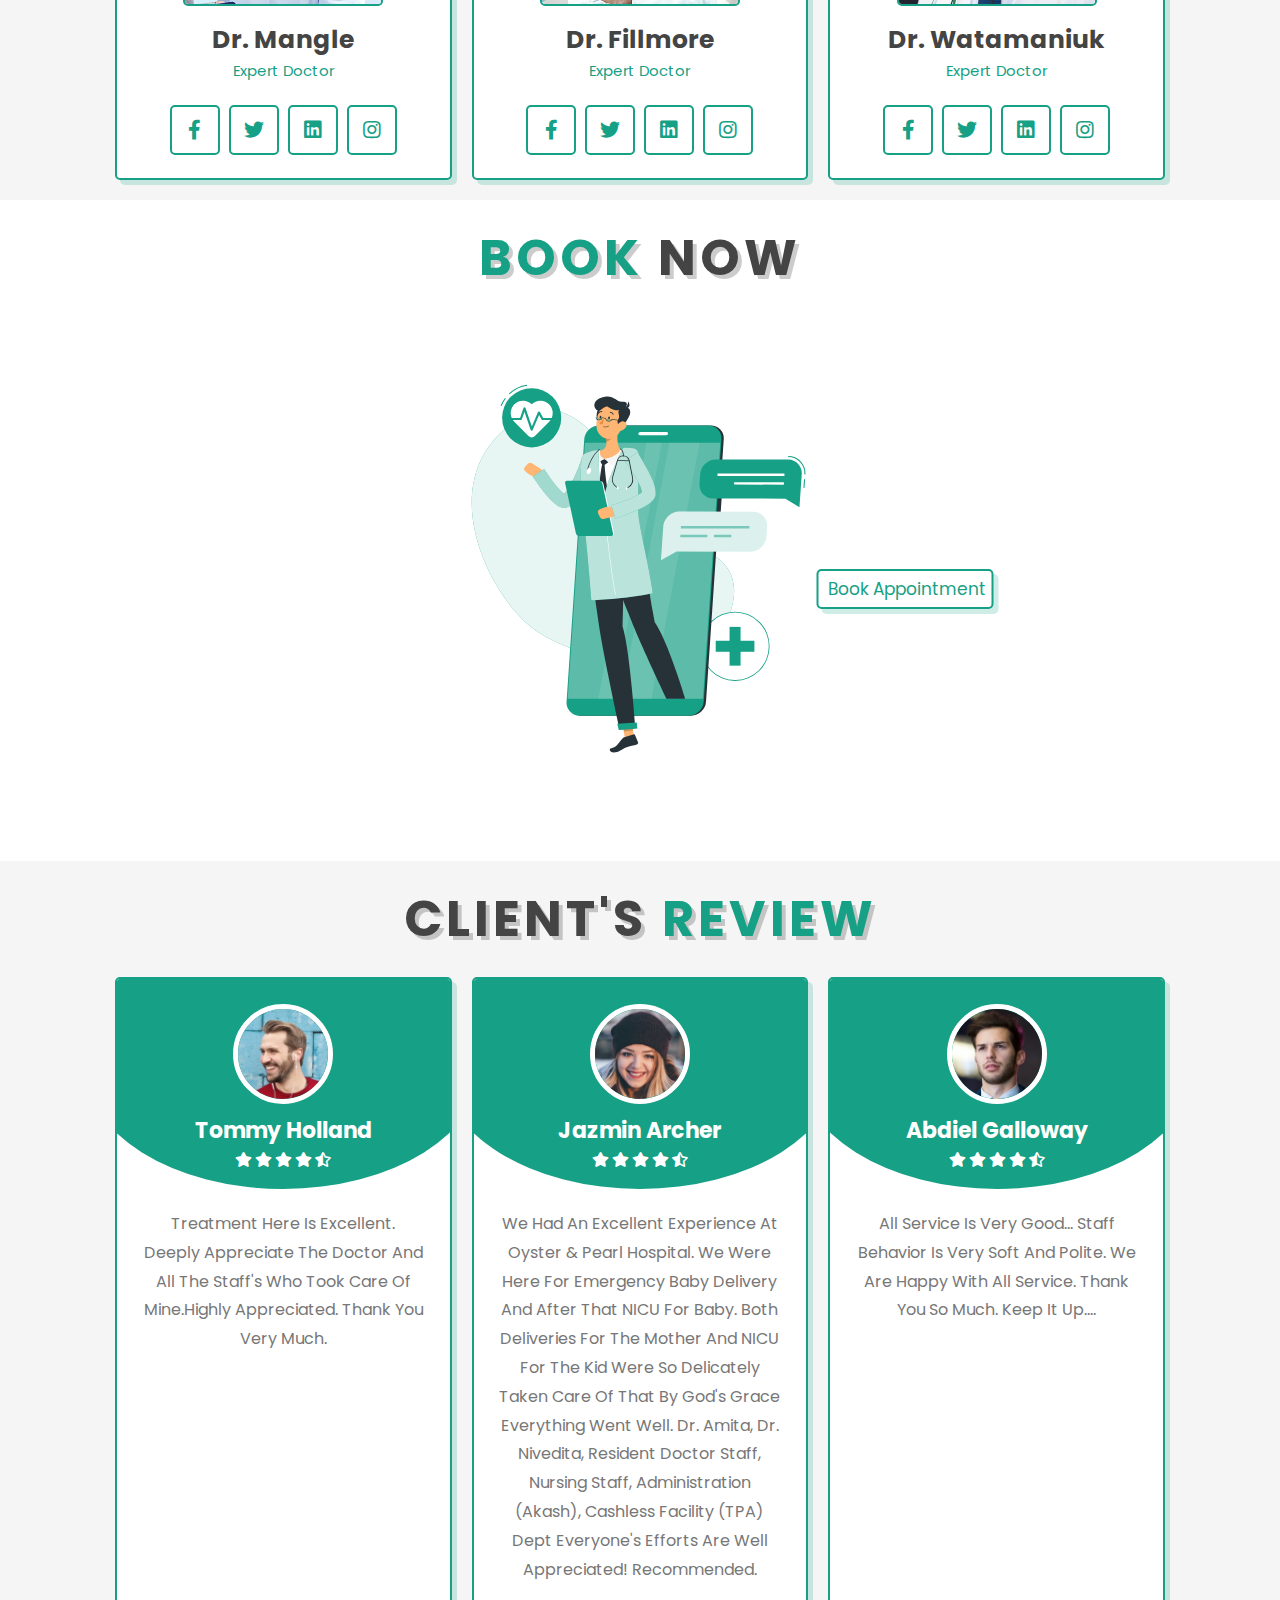
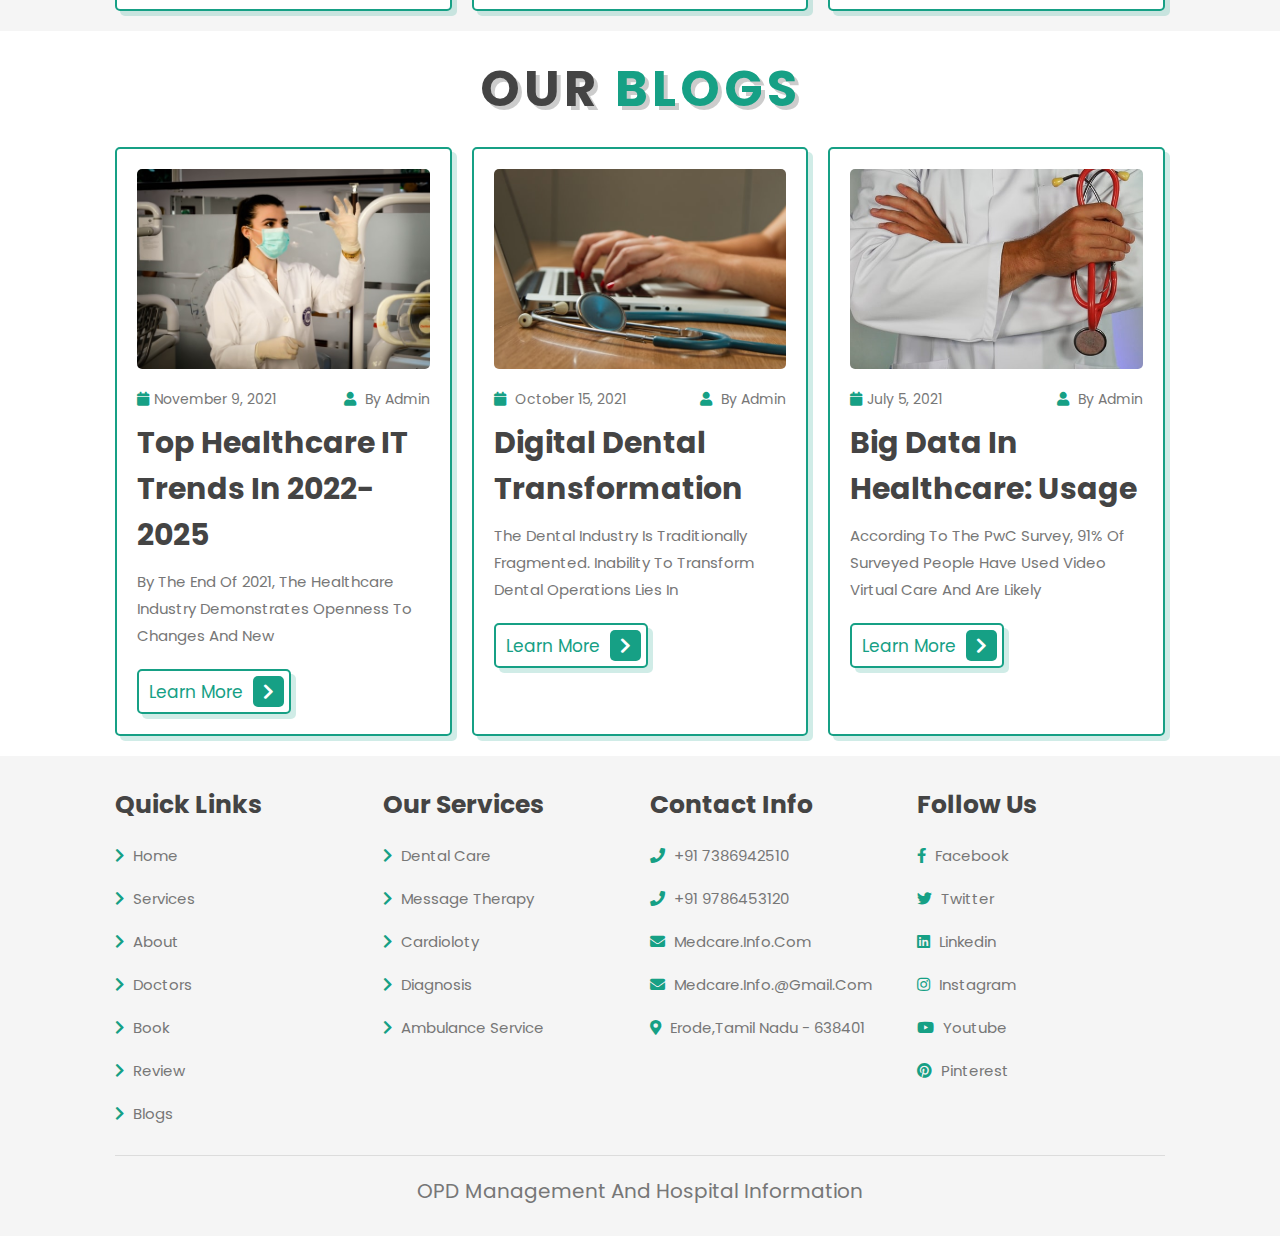
<file: MedCare-web/frontend/patienthome/index.html>
<!DOCTYPE html>
<html lang="en">

<head>
    <meta charset="UTF-8">
    <meta http-equiv="X-UA-Compatible" content="IE=edge">
    <meta name="viewport" content="width=device-width, initial-scale=1.0">
    <title>Medcare | Hospital Website</title>
    <link rel="shortcut icon" href="image/heartbeat-solid.svg" type="image/x-icon">
    <link rel="stylesheet" href="https://cdnjs.cloudflare.com/ajax/libs/font-awesome/5.15.4/css/all.min.css" />
    <link rel="stylesheet" href="home.css">
</head>

<body>
    <!-- Header Section Starts -->
    <div class="header">
        <a href="#" class="logo"><i class="fas fa-heartbeat"></i> medcare.</a>
        <nav class="navbar">
            <a href="index.html">home</a>
            <a href="#doctors">doctors</a>
            <a href="/patientcreateappointment">Book Appointment</a>
            <a href="/patientprescriptionlist">Prescription</a>
            <button class="signout-button" id="signout-button">Sign Out</button>
        </nav>
        <div id="menu-btn" class="fas fa-bars"></div>
    </div>
    <!-- Header Section End -->

    <!-- Home Section starts -->
    <section class="home" id="home">
        <div class="image">
            <img src="./image/home-img.svg" alt="home-img.svg">
        </div>
        <div class="content">
            <h3>stay safe, stay healthy</h3>
            <p>Let the young know they will never find a more interesting, more instructive book than the patient himself</p>
            <a href="#" class="btn">contact us <span class="fas fa-chevron-right"></span> </a>
        </div>
    </section>
    <!-- Home Section End -->

    <!-- icons section starts  -->
    <section class="icons-container">
        <div class="icons">
            <i class="fas fa-user-md"></i>
            <h3>140+</h3>
            <p>doctors at work</p>
        </div>
        <div class="icons">
            <i class="fas fa-users"></i>
            <h3>1040+</h3>
            <p>satisfied patients</p>
        </div>
        <div class="icons">
            <i class="fas fa-procedures"></i>
            <h3>500+</h3>
            <p>bed facility</p>
        </div>
        <div class="icons">
            <i class="fas fa-hospital"></i>
            <h3>80+</h3>
            <p>available hospitals</p>
        </div>
    </section>
    <!-- icons section End  -->

    <!-- Service section Starts  -->
    <section class="services" id="services">
        <h1 class="heading">our <span>services</span></h1>
        <div class="box-container">
            <div class="box">
                <i class="fas fa-notes-medical"></i>
                <h3>free checkups</h3>
                <p>Avail of our free health checkups conducted by experienced professionals. We believe everyone deserves access to quality healthcare without financial barriers.</p>
                <a href="#" class="btn">learn more <span class="fas fa-chevron-right"></span> </a>
            </div>
            <div class="box">
                <i class="fas fa-ambulance"></i>
                <h3>24/7 ambulance</h3>
                <p>Access emergency medical assistance round-the-clock with our dedicated ambulance service.</p>
                <a href="#" class="btn">learn more <span class="fas fa-chevron-right"></span> </a>
            </div>
            <div class="box">
                <i class="fas fa-user-md"></i>
                <h3>expert doctors</h3>
                <p>Receive personalized care from our team of expert doctors.</p>
                <a href="#" class="btn">learn more <span class="fas fa-chevron-right"></span> </a>
            </div>
            <div class="box">
                <i class="fas fa-pills"></i>
                <h3>medicines</h3>
                <p>Explore a wide range of medicines and pharmaceutical products tailored to your healthcare needs.</p>
                <a href="#" class="btn">learn more <span class="fas fa-chevron-right"></span> </a>
            </div>
            <div class="box">
                <i class="fas fa-procedures"></i>
                <h3>bed facility</h3>
                <p>Rest and recuperate in comfort with our state-of-the-art inpatient care facilities.</p>
                <a href="#" class="btn">learn more <span class="fas fa-chevron-right"></span> </a>
            </div>
            <div class="box">
                <i class="fas fa-heartbeat"></i>
                <h3>total care</h3>
                <p>Experience total care and wellness with our comprehensive healthcare solutions.</p>
                <a href="#" class="btn">learn more <span class="fas fa-chevron-right"></span> </a>
            </div>
        </div>
    </section>
    <!-- Service section End  -->

    <!-- About section Starts  -->
    <section class="about" id="about">
        <h1 class="heading"><span>about</span> us</h1>
        <div class="row">
            <div class="image">
                <img src="./image/about-img.svg" alt="">
            </div>
            <div class="content">
                <h3>we take care of your healthy life</h3>
                <p>At our center, we are committed to nurturing your healthy lifestyle. Our mission is to provide comprehensive 
                    healthcare services that prioritize your well-being and empower you to lead a fulfilling life.
                </p>
                <p>With a focus on compassion and excellence, we strive to create a supportive environment where every individual feels valued and cared for.</p>
                <a href="#" class="btn">learn more <span class="fas fa-chevron-right"></span> </a>
            </div>
        </div>
    </section>
    <!-- About section End  -->

    <!-- Doctors section Starts  -->
    <section class="doctors" id="doctors">
        <h1 class="heading">our <span>doctors</span></h1>
        <div class="box-container">
            <div class="box">
                <img src="./image/doc-1.jpg" alt="">
                <h3>Dr. john deo</h3>
                <span>expert doctor</span>
                <div class="share">
                    <a href="#" class="fab fa-facebook-f"></a>
                    <a href="#" class="fab fa-twitter"></a>
                    <a href="#" class="fab fa-linkedin"></a>
                    <a href="#" class="fab fa-instagram"></a>
                </div>
            </div>
            <div class="box">
                <img src="./image/doc-2.jpg" alt="">
                <h3>Dr. Pullen</h3>
                <span>expert doctor</span>
                <div class="share">
                    <a href="#" class="fab fa-facebook-f"></a>
                    <a href="#" class="fab fa-twitter"></a>
                    <a href="#" class="fab fa-linkedin"></a>
                    <a href="#" class="fab fa-instagram"></a>
                </div>
            </div>
            <div class="box">
                <img src="./image/doc-3.jpg" alt="">
                <h3> Dr. Swallow</h3>
                <span>expert doctor</span>
                <div class="share">
                    <a href="#" class="fab fa-facebook-f"></a>
                    <a href="#" class="fab fa-twitter"></a>
                    <a href="#" class="fab fa-linkedin"></a>
                    <a href="#" class="fab fa-instagram"></a>
                </div>
            </div>
            <div class="box">
                <img src="./image/doc-4.jpg" alt="">
                <h3>Dr. Mangle</h3>
                <span>expert doctor</span>
                <div class="share">
                    <a href="#" class="fab fa-facebook-f"></a>
                    <a href="#" class="fab fa-twitter"></a>
                    <a href="#" class="fab fa-linkedin"></a>
                    <a href="#" class="fab fa-instagram"></a>
                </div>
            </div>
            <div class="box">
                <img src="./image/doc-5.jpg" alt="">
                <h3>Dr. Fillmore</h3>
                <span>expert doctor</span>
                <div class="share">
                    <a href="#" class="fab fa-facebook-f"></a>
                    <a href="#" class="fab fa-twitter"></a>
                    <a href="#" class="fab fa-linkedin"></a>
                    <a href="#" class="fab fa-instagram"></a>
                </div>
            </div>
            <div class="box">
                <img src="./image/doc-6.jpg" alt="">
                <h3>Dr. Watamaniuk</h3>
                <span>expert doctor</span>
                <div class="share">
                    <a href="#" class="fab fa-facebook-f"></a>
                    <a href="#" class="fab fa-twitter"></a>
                    <a href="#" class="fab fa-linkedin"></a>
                    <a href="#" class="fab fa-instagram"></a>
                </div>
            </div>
        </div>
    </section>
    <!-- Doctors section Ends  -->

    <!-- Book section Starts  -->
    <section class="book" id="book">
        <h1 class="heading"><span>Book</span> now</h1>
        <div class="row">
            <div class="image">
                <img src="./image/book-img.svg" alt="">
            </div>
            <!-- Convert the heading into a button -->
            <button class="book-appointment-button">Book Appointment</button>
    
        </div>
    </section>
    
    <!-- Book section End  -->

    <!-- Review section Starts  -->
    <section class="review" id="review">
        <h1 class="heading">client's <span>review</span></h1>
        <div class="box-container">
            <div class="box">
                <img src="./image/pic-1.png" alt="">
                <h3>Tommy Holland</h3>
                <div class="stars">
                    <i class="fas fa-star"></i>
                    <i class="fas fa-star"></i>
                    <i class="fas fa-star"></i>
                    <i class="fas fa-star"></i>
                    <i class="fas fa-star-half-alt"></i>
                </div>
                <p class="text">Treatment here is excellent. Deeply appreciate the doctor and all the staff's who took care of mine.highly appreciated. Thank you very much.</p>
            </div>
            <div class="box"••••>
                <img src="./image/pic-2.png" alt="">
                <h3>Jazmin Archer</h3>
                <div class="stars">
                    <i class="fas fa-star"></i>
                    <i class="fas fa-star"></i>
                    <i class="fas fa-star"></i>
                    <i class="fas fa-star"></i>
                    <i class="fas fa-star-half-alt"></i>
                </div>
                <p class="text">We had an excellent experience at Oyster & Pearl hospital. We were here for emergency baby delivery and after that NICU for baby. Both deliveries for the mother and NICU for the kid were so delicately taken care of that by god's grace everything went well. Dr. Amita, Dr. Nivedita, Resident doctor staff, nursing staff, administration (Akash), cashless facility (TPA) dept everyone's efforts are well appreciated! Recommended.</p>
            </div>
            <div class="box">
                <img src="./image/pic-3.png" alt="">
                <h3>Abdiel Galloway</h3>
                <div class="stars">
                    <i class="fas fa-star"></i>
                    <i class="fas fa-star"></i>
                    <i class="fas fa-star"></i>
                    <i class="fas fa-star"></i>
                    <i class="fas fa-star-half-alt"></i>
                </div>
                <p class="text">All service is very good... Staff behavior is very soft and polite. We are happy with all service. Thank you so much. Keep it up....</p>
            </div>
        </div>
    </section>
    <!-- Review section End  -->

    <!-- Blogs section Starts -->
    <section class="blogs" id="blogs">
        <h1 class="heading">our <span>blogs</span></h1>
        <div class="box-container">
            <div class="box">
                <div class="image">
                    <img src="./image/blog-1.jpg" alt="">
                </div>
                <div class="content">
                    <div class="icon">
                        <a href="#"><i class="fas fa-calendar"></i>November 9, 2021</a>
                        <a href="#"><i class="fas fa-user"></i> by admin</a>
                    </div>
                    <h3>Top Healthcare IT Trends in 2022-2025</h3>
                    <p>By the end of 2021, the healthcare industry demonstrates openness to changes and new</p>
                    <a href="#" class="btn">learn more <span class="fas fa-chevron-right"></span> </a>
                </div>
            </div>
            <div class="box">
                <div class="image">
                    <img src="./image/blog-2.jpg" alt="">
                </div>
                <div class="content">
                    <div class="icon">
                        <a href="#"><i class="fas fa-calendar"></i> October 15, 2021</a>
                        <a href="#"><i class="fas fa-user"></i> by admin</a>
                    </div>
                    <h3>Digital Dental Transformation</h3>
                    <p>The dental industry is traditionally fragmented. Inability to transform dental operations lies in</p>
                    <a href="#" class="btn">learn more <span class="fas fa-chevron-right"></span> </a>
                </div>
            </div>
            <div class="box">
                <div class="image">
                    <img src="./image/blog-3.jpg" alt="">
                </div>
                <div class="content">
                    <div class="icon">
                        <a href="#"><i class="fas fa-calendar"></i>July 5, 2021</a>
                        <a href="#"><i class="fas fa-user"></i> by admin</a>
                    </div>
                    <h3>Big Data in Healthcare: Usage</h3>
                    <p>According to the PwC survey, 91% of surveyed people have used video virtual care and are likely</p>
                    <a href="https://www.intellectsoft.net/blog/big-data-in-healthcare-usage-and-core-benefits/" class="btn">learn more <span class="fas fa-chevron-right"></span> </a>
                </div>
            </div>
        </div>
    </section>
    <!-- Blogs section End -->

    <!-- Footer section Starts  -->
    <section class="footer">
        <div class="box-container">
            <div class="box">
                <h3>quick links</h3>
                <a href="#"> <i class="fas fa-chevron-right"></i> home</a>
                <a href="#"> <i class="fas fa-chevron-right"></i> services</a>
                <a href="#"> <i class="fas fa-chevron-right"></i> about</a>
                <a href="#"> <i class="fas fa-chevron-right"></i> doctors</a>
                <a href="#"> <i class="fas fa-chevron-right"></i> book</a>
                <a href="#"> <i class="fas fa-chevron-right"></i> review</a>
                <a href="#"> <i class="fas fa-chevron-right"></i> blogs</a>
            </div>
            <div class="box">
                <h3>our services</h3>
                <a href="#"> <i class="fas fa-chevron-right"></i> dental care</a>
                <a href="#"> <i class="fas fa-chevron-right"></i> message therapy</a>
                <a href="#"> <i class="fas fa-chevron-right"></i> cardioloty</a>
                <a href="#"> <i class="fas fa-chevron-right"></i> diagnosis</a>
                <a href="#"> <i class="fas fa-chevron-right"></i> ambulance service</a>
            </div>
            <div class="box">
                <h3>contact info</h3>
                <a href="#"> <i class="fas fa-phone"></i> +91 7386942510</a>
                <a href="#"> <i class="fas fa-phone"></i> +91 9786453120</a>
                <a href="#"> <i class="fas fa-envelope"></i> medcare.info.com</a>
                <a href="#"> <i class="fas fa-envelope"></i> medcare.info.@gmail.com</a>
                <a href="#"> <i class="fas fa-map-marker-alt"></i> Erode,Tamil Nadu - 638401</a>
            </div>
            <div class="box">
                <h3>follow us</h3>

                <a href="#"> <i class="fab fa-facebook-f"></i> facebook</a>
                <a href="#"> <i class="fab fa-twitter"></i> twitter</a>
                <a href="#"> <i class="fab fa-linkedin"></i> linkedin</a>
                <a href="#"> <i class="fab fa-instagram"></i> instagram</a>
                <a href="#"> <i class="fab fa-youtube"></i> youtube</a>
                <a href="#"> <i class="fab fa-pinterest"></i> pinterest</a>
            </div>
        </div>
        <div class="credit">OPD management and Hospital Information</span></div>
    </section>
    <!-- Footer section End  -->




    <section class="home" id="home" style="display: none;">
        <div class="image">
            <img src="./image/home-img.svg" alt="home-img.svg">
        </div>
        <div class="content">
            <label>Email</label><input placeholder="example@gamil.com">
           <label>Password</label><input type="password">
            <a href="#" class="btn">contact us <span class="fas fa-chevron-right"></span> </a>
        </div>
    </section>






    <!-- custom js file link  -->
    <script src="home.js"></script>
</body>

</html>
</file>
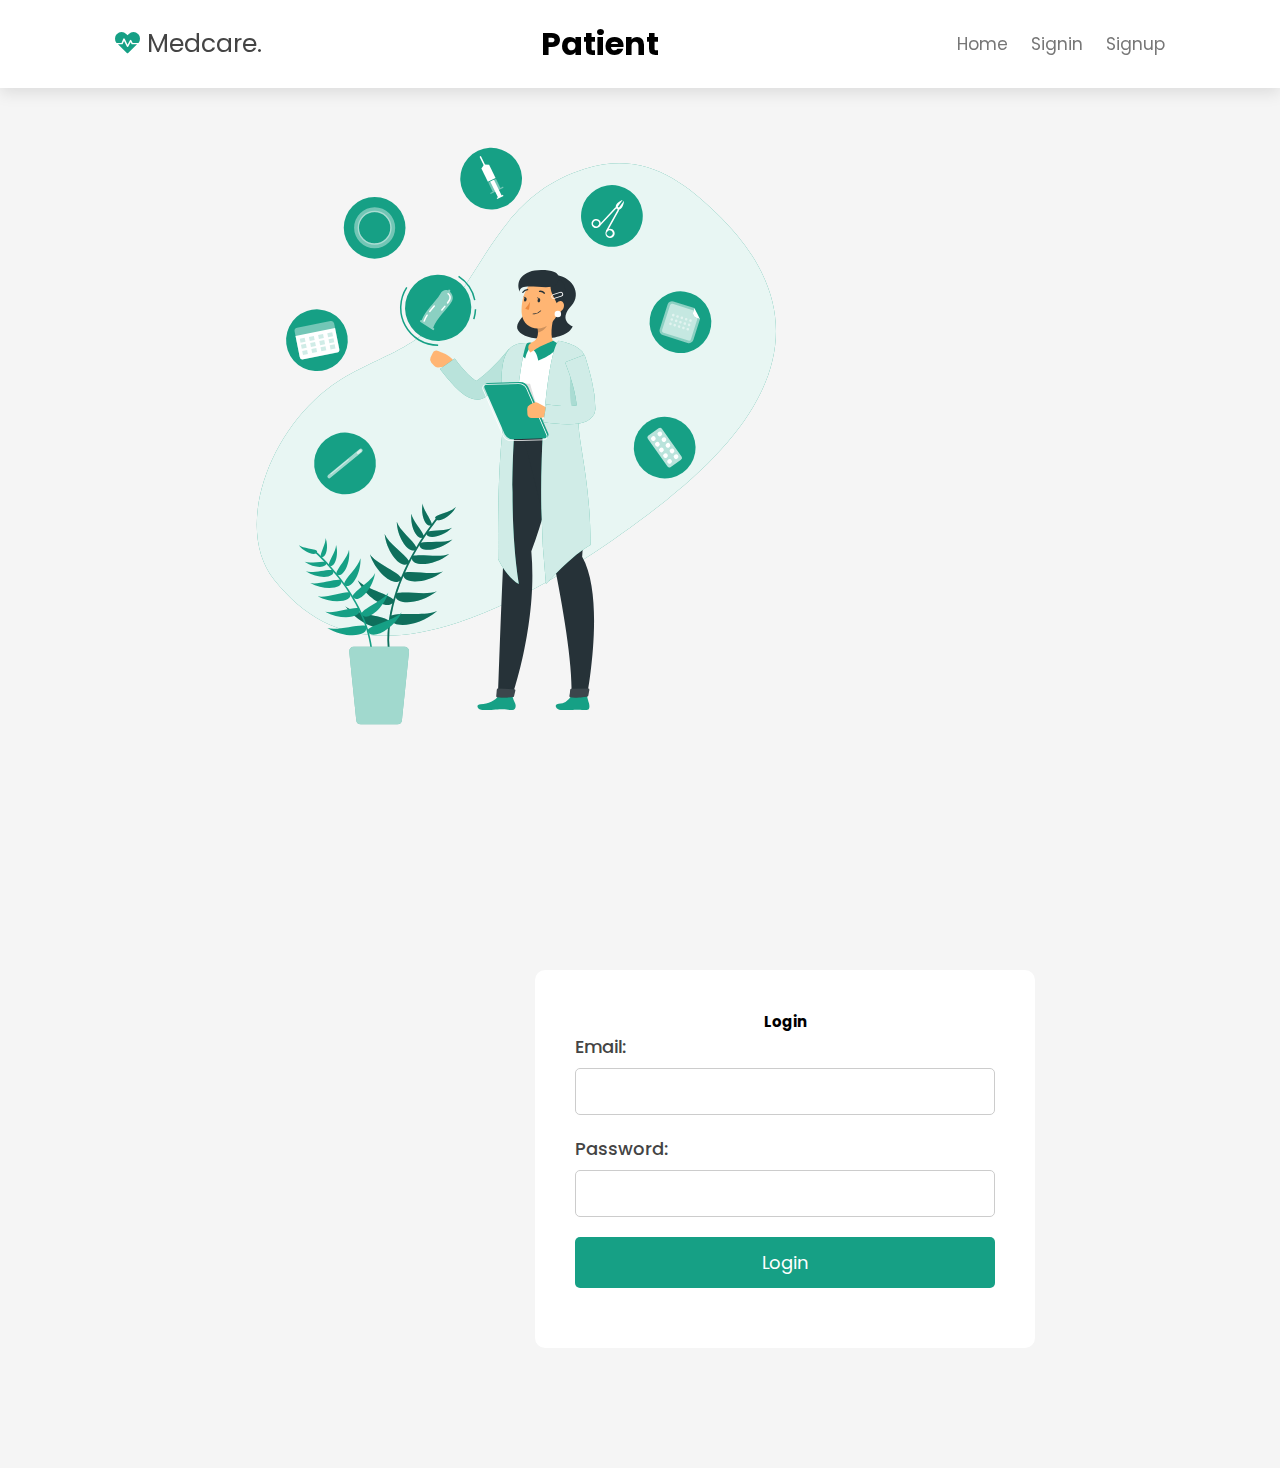
<file: MedCare-web/frontend/signin/index.html>
<!DOCTYPE html>
<html lang="en">

<head>
    <meta charset="UTF-8">
    <meta http-equiv="X-UA-Compatible" content="IE=edge">
    <meta name="viewport" content="width=device-width, initial-scale=1.0">
    <title>Medcare | Hospital Website</title>
    <!-- Page Icon -->
    <link rel="shortcut icon" href="image/heartbeat-solid.svg" type="image/x-icon">
    <!-- font-awesome -->
    <link rel="stylesheet" href="https://cdnjs.cloudflare.com/ajax/libs/font-awesome/5.15.4/css/all.min.css" />
    <!-- Custom Css File Link -->
    <link rel="stylesheet" href="signin.css">
    <style>
        @import url('https://fonts.googleapis.com/css2?family=Poppins:wght@100;200;300;400;500;600;700&display=swap');

        /* Paste the provided CSS theme here */

        body {
            background: #f5f5f5;
            font-family: 'Poppins', sans-serif;
        }

        .container {
            max-width: 500px;
            width : 100%;
            margin: 100px auto;
            padding: 40px;
            background: #fff;
            border-radius: 10px;
            margin-left: 40%;
            display: block;
        }


        .form-group {
            margin-bottom: 20px;
        }

        .form-group label {
            display: block;
            font-size: 18px;
            color: var(--black);
            font-weight: 500;
            margin-bottom: 8px;
        }

        .form-group input {
            width: 100%;
            padding: 10px;
            font-size: 16px;
            border: 1px solid #ccc;
            border-radius: 5px;
        }

        .form-group button {
            width: 100%;
            padding: 12px;
            font-size: 18px;
            border: none;
            border-radius: 5px;
            background: var(--green);
            color: #fff;
            cursor: pointer;
            transition: background-color 0.3s ease;
        }

        .form-group button:hover {
            background-color: #13805f;
        }
        .name123{
            font-size: xx-large;
        }
    </style>
</head>

<body>
    <!-- Header Section Starts -->
    <div class="header">
        <a href="#" class="logo"><i class="fas fa-heartbeat"></i> medcare.</a>
        <h2 class="name123"> Patient</h2>
        <nav class="navbar">
            <a href="/home">home</a>
            <a href="/signin">signin</a>
            <a href="/signup">signup</a>
        </nav>
        <div id="menu-btn" class="fas fa-bars"></div>
    </div>
    <!-- Header Section End -->

    <section class="home" id="home">
        <div>
            <img src="./image/home-img.svg" alt="home-img.svg" style="width: 250%;">
        </div>
        <div class="container">
            <h2 style="text-align: center;">Login</h2>
            <form>
                <div class="form-group">
                    <label for="email">Email:</label>
                    <input class="css-input" type="email" id="email" name="email" required>
                </div>
                <div class="form-group">
                    <label for="password">Password:</label>
                    <input class="css-input" type="password" id="password" name="password" required>
                </div>
                <div class="form-group">
                    <button id="js-signin-button">Login</button>
                </div>
            </form>
        </div>
        <div class="toast-overlay" style="margin-top: 220px;" id="toast-overlay"></div>
    </section>
    <script src='signin.js'></script>
</body>
</file>
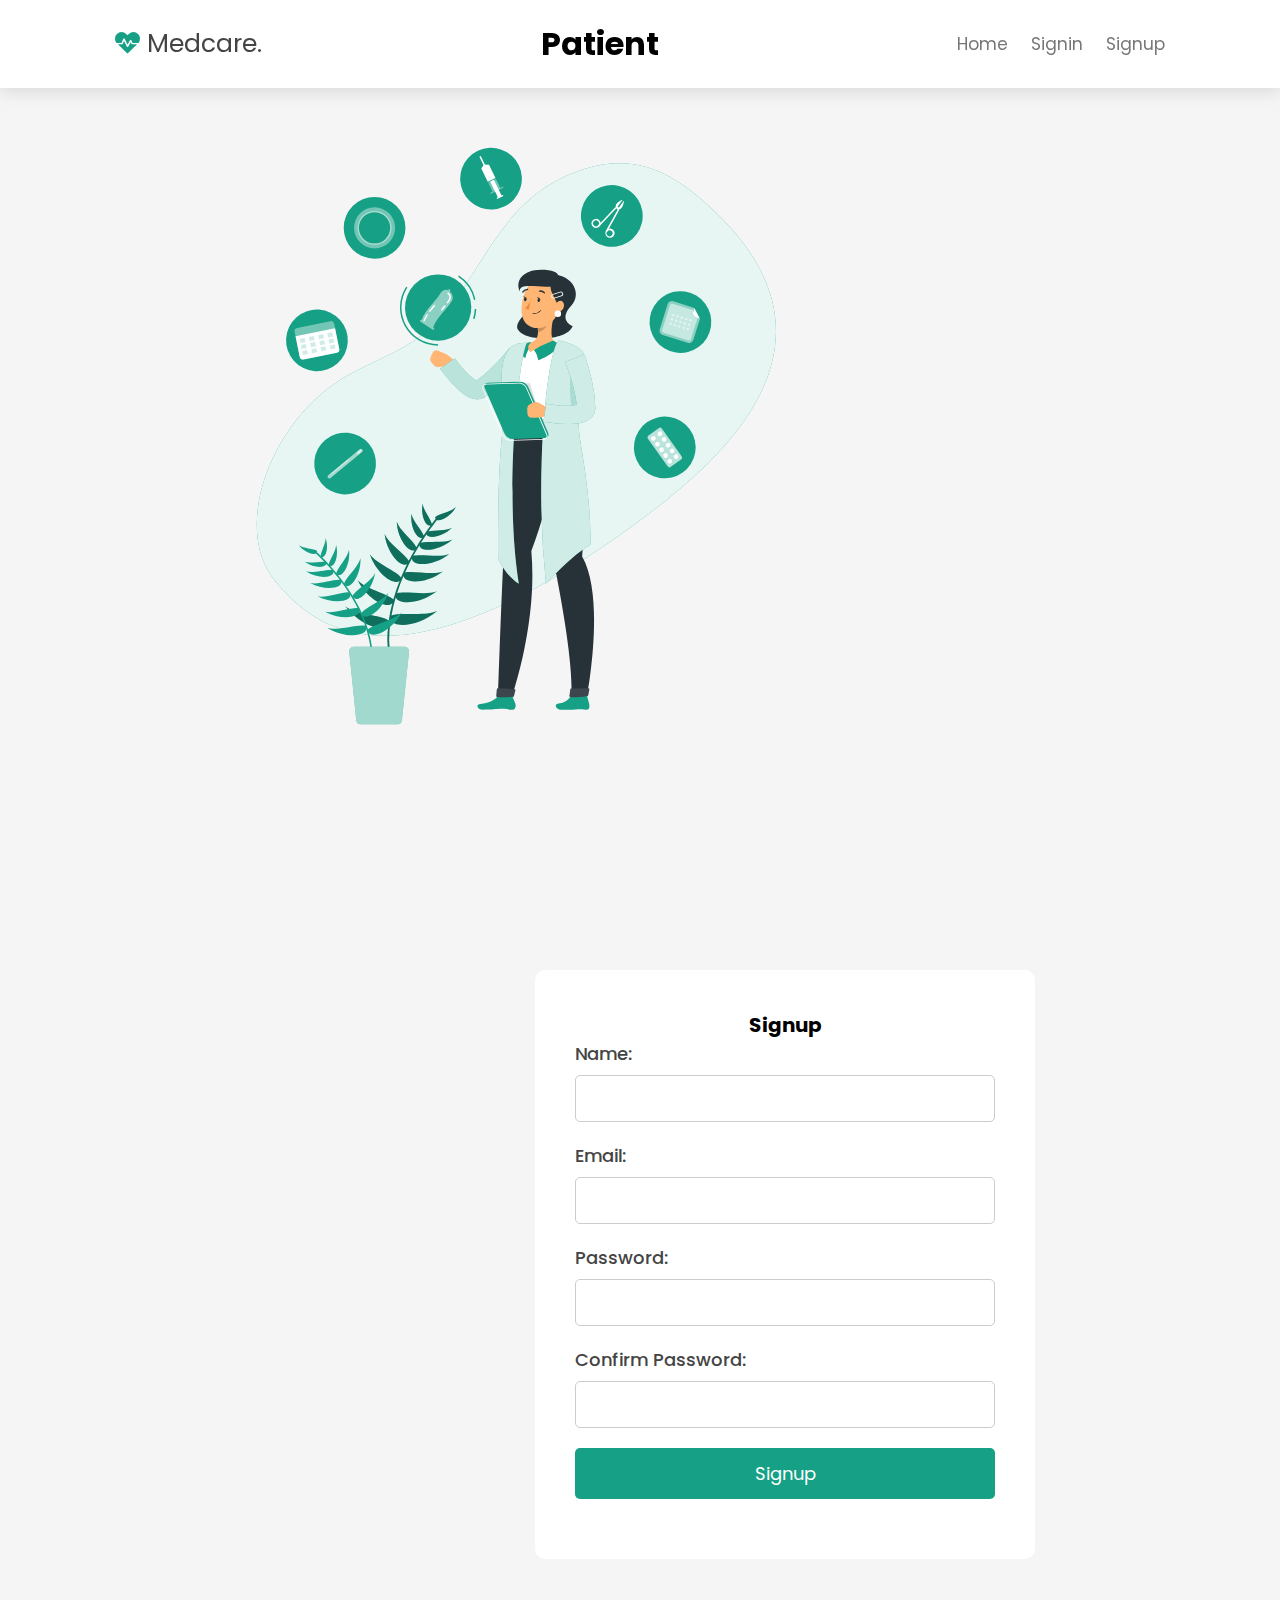
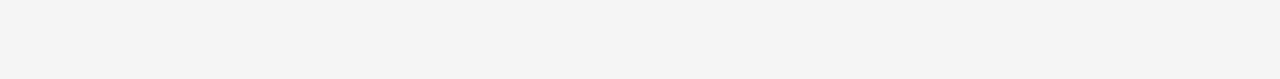
<file: MedCare-web/frontend/signup/index.html>
<!DOCTYPE html>
<html lang="en">

<head>
    <meta charset="UTF-8">
    <meta http-equiv="X-UA-Compatible" content="IE=edge">
    <meta name="viewport" content="width=device-width, initial-scale=1.0">
    <title>Medcare | Hospital Website</title>
    <!-- Page Icon -->
    <link rel="shortcut icon" href="image/heartbeat-solid.svg" type="image/x-icon">
    <!-- font-awesome -->
    <link rel="stylesheet" href="https://cdnjs.cloudflare.com/ajax/libs/font-awesome/5.15.4/css/all.min.css" />
    <!-- Custom Css File Link -->
    <link rel="stylesheet" href="signup.css">
    <style>
        @import url('https://fonts.googleapis.com/css2?family=Poppins:wght@100;200;300;400;500;600;700&display=swap');

        /* Paste the provided CSS theme here */

        body {
            background: #f5f5f5;
            font-family: 'Poppins', sans-serif;
        }

        .container {
            max-width: 500px;
            width : 100%;
            margin: 100px auto;
            padding: 40px;
            background: #fff;
            border-radius: 10px;
            margin-left: 40%;
            display: block;
        }


        .form-group {
            margin-bottom: 20px;
        }

        .css-input {
            font-family: 'Poppins', sans-serif;
            margin: 0;
            padding: 0;
            box-sizing: border-box;
            outline: none;
            border: none;
            text-decoration: none;
            text-transform: none;
            transition: all .2s ease-out;
        }

        .form-group label {
            display: block;
            font-size: 18px;
            color: var(--black);
            font-weight: 500;
            margin-bottom: 8px;
        }

        .form-group input {
            width: 100%;
            padding: 10px;
            font-size: 16px;
            border: 1px solid #ccc;
            border-radius: 5px;
        }

        .form-group button {
            width: 100%;
            padding: 12px;
            font-size: 18px;
            border: none;
            border-radius: 5px;
            background: var(--green);
            color: #fff;
            cursor: pointer;
            transition: background-color 0.3s ease;
        }

        .js-err {
            background-color: #777777;
            color: white;
            padding: 10px;
            border-radius: 5px;
            margin-top: -600px;
            margin-left: -10px;
            font-size: x-large;

        }

        .form-group button:hover {
            background-color: #13805f;
        }
        .name123{
            font-size: xx-large;
        }
    </style>
</head>

<body>
    <!-- Header Section Starts -->
    <div class="header">
        <a href="#" class="logo"><i class="fas fa-heartbeat"></i> medcare.</a>
        <h2 class="name123"> Patient</h2>
        <nav class="navbar">
            <a href="/home">home</a>
            <a href="/signin">signin</a>
            <a href="/signup">signup</a>
        </nav>
        <div id="menu-btn" class="fas fa-bars"></div>
    </div>
    <!-- Header Section End -->
    <section class="home" id="home">
        <div>
            <img src="./image/home-img.svg" alt="home-img.svg" style="width: 250%;">
        </div>

        <div class="container">
            <h1 style="text-align: center;">Signup</h1>
        
            <form>
                <div class="form-group">
                    <label for="name">Name:</label>
                    <input class="css-input" type="text" id="name" name="name" required>
                </div>
                <div class="form-group">
                    <label for="email">Email:</label>
                    <input class="css-input" type="email" id="email" name="email" required>
                </div>
                <div class="form-group">
                    <label for="password">Password:</label>
                    <input class="css-input" type="password" id="password" name="password" required>
                </div>
                <div class="form-group">
                    <label for="confirm_password">Confirm Password:</label>
                    <input class="css-input" type="password" id="confirm_password" name="confirm_password" required>
                </div>
                <div class="form-group">
                    <button  id="js-signup-button">Signup</button>
                </div>
            </form>
        </div>
        
        <div class="toast-overlay" style="margin-top: 220px;"
         id="toast-overlay"></div> 
    </section>
    <script src='signup.js'></script>
</body>
</file>
<file: MedCare-web/frontend/doctorhome/signup.css>
@import url('https://fonts.googleapis.com/css2?family=Poppins:wght@100;200;300;400;500;600;700&display=swap');


body{
    background-color: #444;
}
:root {
    --green: #16a085;
    --black: #444;
    --light-color: #777;
    --box-shadow: .5rem .5rem 0 rgba(22, 160, 133, .2);
    --text-shadow: .4rem .4rem 0 rgba(0, 0, 0, .2);
    --border: .2rem solid var(--green);
}
.form-group {
    font-family: 'Poppins', sans-serif;
    margin: 0;
    padding: 0;
    box-sizing: border-box;
    outline: none;
    border: none;
    text-decoration: none;
    transition: all .2s ease-out;
    text-transform: none !important;
}

* {
    font-family: 'Poppins', sans-serif;
    margin: 0;
    padding: 0;
    box-sizing: border-box;
    outline: none;
    border: none;
    text-transform: capitalize;
    text-decoration: none;
    transition: all .2s ease-out;
}


html {
    font-size: 62.5%;
    overflow-x: hidden;
    scroll-padding-top: 7rem;
    scroll-behavior: smooth;
}

section {
    padding: 2rem 9%;
}

section:nth-child(even) {
    background: #f5f5f5;
}

.heading {
    text-align: center;
    padding-bottom: 2rem;
    text-shadow: var(--text-shadow);
    text-transform: uppercase;
    color: var(--black);
    font-size: 5rem;
    letter-spacing: .4rem;
}

.heading span {
    text-transform: uppercase;
    color: var(--green);
}

.btn {
    display: inline-block;
    margin-top: 1rem;
    padding: .5rem;
    padding-left: 1rem;
    border: var(--border);
    border-radius: .5rem;
    box-shadow: var(--box-shadow);
    color: var(--green);
    cursor: pointer;
    font-size: 1.7rem;
    background: #fff;
}

.btn span {
    padding: .7rem 1rem;
    border-radius: .5rem;
    background: var(--green);
    color: #fff;
    margin-left: .5rem;
}

.btn:hover {
    background: var(--green);
    color: #fff;
}

.btn:hover span {
    color: var(--green);
    background: #fff;
    margin-left: 1rem;
}

/* Header Section Starts */
.header {
    padding: 2rem 9%;
    position: fixed;
    top: 0;
    left: 0;
    right: 0;
    z-index: 1000;
    box-shadow: 0 .5rem 1.5rem rgba(0, 0, 0, .1);
    display: flex;
    align-items: center;
    justify-content: space-between;
    background: #fff;
}

.header .logo {
    font-size: 2.5rem;
    color: var(--black);
}

.header .logo i {
    color: var(--green);
}

.header .navbar a {
    font-size: 1.7rem;
    color: var(--light-color);
    margin-left: 2rem;
}

.header .navbar a:hover {
    color: var(--green);
}

#menu-btn {
    font-size: 2.5rem;
    border-radius: .5rem;
    background: #eee;
    color: var(--green);
    padding: 1rem 1.5rem;
    cursor: pointer;
    display: none;
}

/* Header Section End */

/* Home Section starts */
.home {
    display: flex;
    align-items: center;
    flex-wrap: wrap;
    gap: 1.5rem;
    padding-top: 10rem;
}

.home .image {
    flex: 1 1 45rem;
}

.home .image img {
    width: 100%;
}

.home .content {
    flex: 1 1 45rem;
}

.home .content h3 {
    font-size: 4.5rem;
    /* font-weight: 700; */
    color: var(--black);
    line-height: 1.8;
    text-shadow: var(--text-shadow);
}

.home .content p {
    font-size: 1.7rem;
    color: var(--light-color);
    line-height: 1.8;
    padding: 1rem 0;
}

/* Home Section End */

/* icons section starts */
.icons-container {
    display: grid;
    gap: 2rem;
    grid-template-columns: repeat(auto-fit, minmax(20rem, 1fr));
    padding-top: 5rem;
    padding-bottom: 5rem;
}

.icons-container .icons {
    border: var(--border);
    box-shadow: var(--box-shadow);
    border-radius: .5rem;
    text-align: center;
    padding: 2.5rem;
}

.icons-container .icons i {
    font-size: 4.5rem;
    color: var(--green);
    padding-bottom: .7rem;
}

.icons-container .icons h3 {
    font-size: 4.5rem;
    color: var(--black);
    padding: .5rem 0;
    text-shadow: var(--text-shadow);
}

.icons-container .icons p {
    font-size: 1.7rem;
    color: var(--light-color);

}

/* icons section End */

/* Service section Starts */
.services .box-container {
    display: grid;
    grid-template-columns: repeat(auto-fit, minmax(27rem, 1fr));
    gap: 2rem;
}

.services .box-container .box {
    background: #fff;
    border-radius: .5rem;
    box-shadow: var(--box-shadow);
    border: var(--border);
    padding: 2.5rem;
}

.services .box-container .box i {
    color: var(--green);
    font-size: 5rem;
    padding-bottom: .5rem;
}

.services .box-container .box h3 {
    color: var(--black);
    font-size: 2.5rem;
    padding: 1rem 0;
}

.services .box-container .box p {
    color: var(--light-color);
    font-size: 1.4rem;
    line-height: 2;
}

/* Service section End */

/* About section Start */
.about .row {
    display: flex;
    align-items: center;
    flex-wrap: wrap;
    gap: 2rem;
}

.about .row .image {
    flex: 1 1 45rem;
}

.about .row .image img {
    width: 100%;
}

.about .row .content {
    flex: 1 1 45rem;
}

.about .row .content h3 {
    color: var(--black);
    text-shadow: var(--text-shadow);
    font-size: 4rem;
    line-height: 1.8;
}

.about .row .content p {
    color: var(--light-color);
    padding: 1rem 0;
    font-size: 1.5rem;
    line-height: 1.8;
}

/* About section End  */

/* Doctors section Starts */
.doctors .box-container {
    display: grid;
    grid-template-columns: repeat(auto-fit, minmax(30rem, 1fr));
    gap: 2rem;
}

.doctors .box-container .box {
    text-align: center;
    background: #fff;
    border: var(--border);
    border-radius: .5rem;
    box-shadow: var(--box-shadow);
    padding: 2rem;
}

.doctors .box-container .box img {
    height: 20rem;
    border: var(--border);
    border-radius: .5rem;
    margin-top: 1rem;
    margin-bottom: 1rem;
}

.doctors .box-container .box h3 {
    color: var(--black);
    font-size: 2.5rem;
}

.doctors .box-container .box span {
    color: var(--green);
    font-size: 1.5rem;
}

.doctors .box-container .box .share {
    padding-top: 2rem;
}

.doctors .box-container .box .share a {
    height: 5rem;
    width: 5rem;
    line-height: 4.5rem;
    font-size: 2rem;
    color: var(--green);
    border: var(--border);
    border-radius: .5rem;
    margin: .3rem;
}

.doctors .box-container .box .share a:hover {
    background: var(--green);
    color: #fff;
    box-shadow: var(--box-shadow);
}

/* Doctors section End */

/* Book section Starts */
.book .row {
    display: flex;
    align-items: center;
    flex-wrap: wrap;
    gap: 2rem;
}

.book .row .image {
    flex: 1 1 45rem;
}

.book .row .image img {
    width: 100%;
}

.book .row form {
    flex: 1 1 45rem;
    background: #fff;
    border: var(--border);
    box-shadow: var(--box-shadow);
    text-align: center;
    padding: 2rem;
    border-radius: .5rem;
}

.book .row form h3 {
    color: var(--black);
    padding-bottom: 1rem;
    font-size: 3rem;
}

.book .row form .box {
    width: 100%;
    margin: .7rem 0;
    border: var(--border);
    border-radius: .5rem;
    font-size: 1.6rem;
    color: var(--black);
    text-transform: none;
    padding: 1rem;
}

.book .row form .btn {
    padding: 1rem 4rem;
}

/* Book section End */

/* Review section Starts */
.review .box-container {
    display: grid;
    grid-template-columns: repeat(auto-fit, minmax(27rem, 1fr));
    gap: 2rem;
}

.review .box-container .box {
    border: var(--border);
    box-shadow: var(--box-shadow);
    border-radius: .5rem;
    padding: 2.5rem;
    background: #fff;
    text-align: center;
    position: relative;
    overflow: hidden;
    z-index: 0;
}

.review .box-container .box img {
    height: 10rem;
    width: 10rem;
    border-radius: 50%;
    object-fit: cover;
    border: .5rem solid #fff;
}

.review .box-container .box h3 {
    color: #fff;
    font-size: 2.2rem;
    padding: .5rem 0;
}

.review .box-container .box .stars i {
    color: #fff;
    font-size: 1.5rem;
}

.review .box-container .box .text {
    color: var(--light-color);
    line-height: 1.8;
    font-size: 1.6rem;
    padding-top: 4rem;
}

.review .box-container .box::before {
    content: "";
    position: absolute;
    top: -4rem;
    left: 50%;
    transform: translateX(-50%);
    background: var(--green);
    border-bottom-left-radius: 50%;
    border-bottom-right-radius: 50%;
    height: 25rem;
    width: 120%;
    z-index: -1;
}

/* Review section End */

/* Blogs section Starts */
.blogs .box-container {
    display: grid;
    grid-template-columns: repeat(auto-fit, minmax(30rem, 1fr));
    gap: 2rem;
}

.blogs .box-container .box {
    border: var(--border);
    box-shadow: var(--box-shadow);
    border-radius: .5rem;
    padding: 2rem;
}

.blogs .box-container .box .image {
    height: 20rem;
    overflow: hidden;
    border-radius: .5rem;
}

.blogs .box-container .box .image img {
    height: 100%;
    width: 100%;
    object-fit: cover;
}

.blogs .box-container .box:hover .image img {
    transform: scale(1.2);
}

.blogs .box-container .box .content {
    padding-top: 1rem;
}

.blogs .box-container .box .content .icon {
    padding: 1rem 0;
    display: flex;
    align-items: center;
    justify-content: space-between;
}

.blogs .box-container .box .content .icon a {
    font-size: 1.4rem;
    color: var(--light-color);
}

.blogs .box-container .box .content .icon a:hover {
    color: var(--green);
}

.blogs .box-container .box .content .icon a i {
    padding-right: .5rem;
    color: var(--green);
}

.blogs .box-container .box .content h3 {
    color: var(--black);
    font-size: 3rem;
}

.blogs .box-container .box .content p {
    color: var(--light-color);
    font-size: 1.5rem;
    line-height: 1.8;
    padding: 1rem 0;
}

/* Blogs section End */
/* Footer section Starta */
.footer .box-container {
    display: grid;
    grid-template-columns: repeat(auto-fit, minmax(22rem, 1fr));
    gap: 2rem;
}

.footer .box-container .box h3 {
    font-size: 2.5rem;
    color: var(--black);
    padding: 1rem 0;
}

.footer .box-container .box a {
    display: block;
    font-size: 1.5rem;
    color: var(--light-color);
    padding: 1rem 0;
}

.footer .box-container .box a i {
    padding-right: .5rem;
    color: var(--green);
}

.footer .box-container .box a:hover i {
    padding-right: 2rem;
}

.footer .credit {
    padding: 1rem;
    padding-top: 2rem;
    margin-top: 2rem;
    text-align: center;
    font-size: 2rem;
    color: var(--light-color);
    border-top: .1rem solid rgba(0, 0, 0, .1);
}

.footer .credit span {
    color: var(--green);
}

/* Footer section End */










/* media queries  */
@media (max-width:991px) {

    html {
        font-size: 55%;
    }

    .header {
        padding: 2rem;
    }

    section {
        padding: 2rem;
    }
}

@media (max-width:768px) {

    #menu-btn {
        display: initial;
    }

    .header .navbar {
        position: absolute;
        top: 115%;
        right: 2rem;
        border-radius: .5rem;
        box-shadow: var(--box-shadow);
        width: 30rem;
        border: var(--border);
        background: #fff;
        transform: scale(0);
        opacity: 0;
        transform-origin: top right;
        transition: none;
    }

    .header .navbar.active {
        transform: scale(1);
        opacity: 1;
        transition: .2s ease-out;
    }

    .header .navbar a {
        font-size: 2rem;
        display: block;
        margin: 2.5rem;
    }


}

@media (max-width:450px) {

    html {
        font-size: 50%;
    }

}

.book-appointment-button {

    background-color: #16a085;
    color: #fff;
    border: none;
    padding: 10px 20px;
    font-size: 16px;
    cursor: pointer;
    border-radius: 5px;
    transition: background-color 0.3s ease;
}

.book .row {
    position: relative;
}

.book-appointment-button {
    position: absolute;
    top: 50%;
    left: 80%;
    transform: translate(-50%, -50%);

    /* position: absolute;
    top: calc(50% + 60px); /* Adjust the vertical position as needed *
    left: 80%;
    transform: translateX(-50%);
    color: #16a085; /* Red color for emphasis 
    font-size: 16px;
    display: none; Initially hide the message */
    display: block;
    margin-top: 1rem;
    padding: .5rem;
    padding-left: 1rem;
    border: var(--border);
    border-radius: .5rem;
    box-shadow: var(--box-shadow);
    color: var(--green);
    cursor: pointer;
    font-size: 1.7rem;
    background: #fff;
    margin-left: -50px;
}
.book-appointment-button span {
    padding: .7rem 1rem;
    border-radius: .5rem;
    background: var(--green);
    color: #fff;
    margin-left: .5rem;
}

.book-appointment-button:hover {
    background: var(--green);
    color: #fff;
}

.book-appointment-button:hover span {
    color: var(--green);
    background: #fff;
    margin-left: 1rem;
}

/* .book-appointment-button:hover {
    background-color: #0056b3;
} */

.book .row .image img {
    max-width: 50%;
    /* Ensure the image doesn't exceed its container */
    height: auto;
    /* Maintain aspect ratio */
    display: block;
    /* Ensure the image is displayed as a block element */
    margin: 0 auto;
    /* Center the image horizontally */
}
.toast-row { 
    display: flex; 
    justify-content: center; 
    margin: 1em 0; 
    padding: 1rem; 
    flex-wrap: wrap; 
} 
  
button.custom-toast { 
    padding: 0.5rem 1rem; 
    border: none; 
    color: #fff; 
    font-weight: 500; 
    border-radius: 5px; 
    box-shadow: 2px 2px 10px
        rgba(0, 0, 0, 0.785); 
    cursor: pointer; 
    width: 150px; 
    margin: 0.5em; 
    transition: filter 0.2s ease-in-out, 
        transform 0.3s ease-in-out; 
    display: flex; 
    justify-content: center; 
    align-items: center; 
    font-size: 1rem; 
    background-color: transparent; 
    outline: none; 
    background: #3498db; 
    color: #fff; 
} 
.toast { 
    position: fixed; 
    top: 150px; 
    right: 50px; 
    width: 300px;
    height: 50px;
    max-width: 300px; 
    background: #fff; 
    padding: 0.5rem; 
    border-radius: 4px; 
    box-shadow: -1px 1px 10px
        rgba(0, 0, 0, 0.3); 
    z-index: 1023; 
    animation: slideInRight 0.3s 
            ease-in-out forwards, 
        fadeOut 0.5s ease-in-out 
            forwards 3s; 
    transform: translateX(110%); 
} 
  
.toast.closing { 
    animation: slideOutRight 0.5s 
        ease-in-out forwards; 
} 
  
.toast-progress { 
    position: absolute; 
    display: block; 
    bottom: 0; 
    left: 0; 
    height: 4px; 
    width: 100%; 
    background: #b7b7b7; 
    animation: toastProgress 3s 
        ease-in-out forwards; 
} 
  
.toast-content-wrapper { 
    display: flex; 
    justify-content: space-between; 
    align-items: center; 
} 
  
.toast-icon { 
    padding: 0.35rem 0.5rem; 
    font-size: 1.5rem; 
} 
  
.toast-message { 
    flex: 1; 
    font-size: 0.9rem; 
    color: #000000; 
    padding: 0.5rem; 
    font-size: medium;
    text-align: center;

} 
.toast-overlay{
    margin-bottom: -100px;
}
  
.toast.toast-success { 
    background: #95eab8; 
} 
  
.toast.toast-success .toast-progress { 
    background-color: #2ecc71; 
} 
  
.toast.toast-danger { 
    background: #efaca5; 
} 
  
.toast.toast-danger .toast-progress { 
    background-color: #e74c3c; 
} 
  
.toast.toast-info { 
    background: #bddaed; 
} 
  
.toast.toast-info .toast-progress { 
    background-color: #3498db; 
} 
  
.toast.toast-warning { 
    background: #ead994; 
} 
  
.toast.toast-warning .toast-progress { 
    background-color: #f1c40f; 
} 
  
@keyframes slideInRight { 
    0% { 
        transform: translateX(110%); 
    } 
  
    75% { 
        transform: translateX(-10%); 
    } 
  
    100% { 
        transform: translateX(0%); 
    } 
} 
  
@keyframes slideOutRight { 
    0% { 
        transform: translateX(0%); 
    } 
  
    25% { 
        transform: translateX(-10%); 
    } 
  
    100% { 
        transform: translateX(110%); 
    } 
} 
  
@keyframes fadeOut { 
    0% { 
        opacity: 1; 
    } 
  
    100% { 
        opacity: 0; 
    } 
} 
  
@keyframes toastProgress { 
    0% { 
        width: 100%; 
    } 
  
    100% { 
        width: 0%; 
    } 
}


.signout-button {
    display: inline-block;
    margin-top: 1rem;
    padding: .5rem;
    padding-left: 1rem;
    border: var(--border);
    border-radius: .5rem;
    box-shadow: var(--box-shadow);
    color: var(--green);
    cursor: pointer;
    font-size: 1.7rem;
    background: #fff;
    margin-left: 50px;
}

.signout-button span {
    padding: .7rem 1rem;
    border-radius: .5rem;
    background: var(--green);
    color: #fff;
    margin-left: .5rem;
}

.signout-button:hover {
    background: var(--green);
    color: #fff;
}

.signout-button:hover span {
    color: var(--green);
    background: #fff;
    margin-left: 1rem;
}
</file>
<file: MedCare-web/frontend/doctorprescription/signin.css>
@import url('https://fonts.googleapis.com/css2?family=Poppins:wght@100;200;300;400;500;600;700&display=swap');


body{
    background-color: #444;
}
:root {
    --green: #16a085;
    --black: #444;
    --light-color: #777;
    --box-shadow: .5rem .5rem 0 rgba(22, 160, 133, .2);
    --text-shadow: .4rem .4rem 0 rgba(0, 0, 0, .2);
    --border: .2rem solid var(--green);
}

* {
    font-family: 'Poppins', sans-serif;
    margin: 0;
    padding: 0;
    box-sizing: border-box;
    outline: none;
    border: none;
    text-transform: capitalize;
    text-decoration: none;
    transition: all .2s ease-out;
}

html {
    font-size: 62.5%;
    overflow-x: hidden;
    scroll-padding-top: 7rem;
    scroll-behavior: smooth;
}

section {
    padding: 2rem 9%;
}

section:nth-child(even) {
    background: #f5f5f5;
}

.heading {
    text-align: center;
    padding-bottom: 2rem;
    text-shadow: var(--text-shadow);
    text-transform: uppercase;
    color: var(--black);
    font-size: 5rem;
    letter-spacing: .4rem;
}

.heading span {
    text-transform: uppercase;
    color: var(--green);
}

.btn {
    display: inline-block;
    margin-top: 1rem;
    padding: .5rem;
    padding-left: 1rem;
    border: var(--border);
    border-radius: .5rem;
    box-shadow: var(--box-shadow);
    color: var(--green);
    cursor: pointer;
    font-size: 1.7rem;
    background: #fff;
}

.btn span {
    padding: .7rem 1rem;
    border-radius: .5rem;
    background: var(--green);
    color: #fff;
    margin-left: .5rem;
}

.btn:hover {
    background: var(--green);
    color: #fff;
}

.btn:hover span {
    color: var(--green);
    background: #fff;
    margin-left: 1rem;
}

/* Header Section Starts */
.header {
    padding: 2rem 9%;
    position: fixed;
    top: 0;
    left: 0;
    right: 0;
    z-index: 1000;
    box-shadow: 0 .5rem 1.5rem rgba(0, 0, 0, .1);
    display: flex;
    align-items: center;
    justify-content: space-between;
    background: #fff;
}

.header .logo {
    font-size: 2.5rem;
    color: var(--black);
}

.header .logo i {
    color: var(--green);
}

.header .navbar a {
    font-size: 1.7rem;
    color: var(--light-color);
    margin-left: 2rem;
}

.header .navbar a:hover {
    color: var(--green);
}

#menu-btn {
    font-size: 2.5rem;
    border-radius: .5rem;
    background: #eee;
    color: var(--green);
    padding: 1rem 1.5rem;
    cursor: pointer;
    display: none;
}

/* Header Section End */

/* Home Section starts */
.home {
    display: flex;
    align-items: center;
    flex-wrap: wrap;
    gap: 1.5rem;
    padding-top: 10rem;
}

.home .image {
    flex: 1 1 45rem;
}

.home .image img {
    width: 100%;
}

.home .content {
    flex: 1 1 45rem;
}

.home .content h3 {
    font-size: 4.5rem;
    /* font-weight: 700; */
    color: var(--black);
    line-height: 1.8;
    text-shadow: var(--text-shadow);
}

.home .content p {
    font-size: 1.7rem;
    color: var(--light-color);
    line-height: 1.8;
    padding: 1rem 0;
}

/* Home Section End */

/* icons section starts */
.icons-container {
    display: grid;
    gap: 2rem;
    grid-template-columns: repeat(auto-fit, minmax(20rem, 1fr));
    padding-top: 5rem;
    padding-bottom: 5rem;
}

.icons-container .icons {
    border: var(--border);
    box-shadow: var(--box-shadow);
    border-radius: .5rem;
    text-align: center;
    padding: 2.5rem;
}

.icons-container .icons i {
    font-size: 4.5rem;
    color: var(--green);
    padding-bottom: .7rem;
}

.icons-container .icons h3 {
    font-size: 4.5rem;
    color: var(--black);
    padding: .5rem 0;
    text-shadow: var(--text-shadow);
}

.icons-container .icons p {
    font-size: 1.7rem;
    color: var(--light-color);

}

/* icons section End */

/* Service section Starts */
.services .box-container {
    display: grid;
    grid-template-columns: repeat(auto-fit, minmax(27rem, 1fr));
    gap: 2rem;
}

.services .box-container .box {
    background: #fff;
    border-radius: .5rem;
    box-shadow: var(--box-shadow);
    border: var(--border);
    padding: 2.5rem;
}

.services .box-container .box i {
    color: var(--green);
    font-size: 5rem;
    padding-bottom: .5rem;
}

.services .box-container .box h3 {
    color: var(--black);
    font-size: 2.5rem;
    padding: 1rem 0;
}

.services .box-container .box p {
    color: var(--light-color);
    font-size: 1.4rem;
    line-height: 2;
}

/* Service section End */

/* About section Start */
.about .row {
    display: flex;
    align-items: center;
    flex-wrap: wrap;
    gap: 2rem;
}

.about .row .image {
    flex: 1 1 45rem;
}

.about .row .image img {
    width: 100%;
}

.about .row .content {
    flex: 1 1 45rem;
}

.about .row .content h3 {
    color: var(--black);
    text-shadow: var(--text-shadow);
    font-size: 4rem;
    line-height: 1.8;
}

.about .row .content p {
    color: var(--light-color);
    padding: 1rem 0;
    font-size: 1.5rem;
    line-height: 1.8;
}

/* About section End  */

/* Doctors section Starts */
.doctors .box-container {
    display: grid;
    grid-template-columns: repeat(auto-fit, minmax(30rem, 1fr));
    gap: 2rem;
}

.doctors .box-container .box {
    text-align: center;
    background: #fff;
    border: var(--border);
    border-radius: .5rem;
    box-shadow: var(--box-shadow);
    padding: 2rem;
}

.doctors .box-container .box img {
    height: 20rem;
    border: var(--border);
    border-radius: .5rem;
    margin-top: 1rem;
    margin-bottom: 1rem;
}

.doctors .box-container .box h3 {
    color: var(--black);
    font-size: 2.5rem;
}

.doctors .box-container .box span {
    color: var(--green);
    font-size: 1.5rem;
}

.doctors .box-container .box .share {
    padding-top: 2rem;
}

.doctors .box-container .box .share a {
    height: 5rem;
    width: 5rem;
    line-height: 4.5rem;
    font-size: 2rem;
    color: var(--green);
    border: var(--border);
    border-radius: .5rem;
    margin: .3rem;
}

.doctors .box-container .box .share a:hover {
    background: var(--green);
    color: #fff;
    box-shadow: var(--box-shadow);
}

/* Doctors section End */

/* Book section Starts */
.book .row {
    display: flex;
    align-items: center;
    flex-wrap: wrap;
    gap: 2rem;
}

.book .row .image {
    flex: 1 1 45rem;
}

.book .row .image img {
    width: 100%;
}

.book .row form {
    flex: 1 1 45rem;
    background: #fff;
    border: var(--border);
    box-shadow: var(--box-shadow);
    text-align: center;
    padding: 2rem;
    border-radius: .5rem;
}

.book .row form h3 {
    color: var(--black);
    padding-bottom: 1rem;
    font-size: 3rem;
}

.book .row form .box {
    width: 100%;
    margin: .7rem 0;
    border: var(--border);
    border-radius: .5rem;
    font-size: 1.6rem;
    color: var(--black);
    text-transform: none;
    padding: 1rem;
}

.book .row form .btn {
    padding: 1rem 4rem;
}

/* Book section End */

/* Review section Starts */
.review .box-container {
    display: grid;
    grid-template-columns: repeat(auto-fit, minmax(27rem, 1fr));
    gap: 2rem;
}

.review .box-container .box {
    border: var(--border);
    box-shadow: var(--box-shadow);
    border-radius: .5rem;
    padding: 2.5rem;
    background: #fff;
    text-align: center;
    position: relative;
    overflow: hidden;
    z-index: 0;
}

.review .box-container .box img {
    height: 10rem;
    width: 10rem;
    border-radius: 50%;
    object-fit: cover;
    border: .5rem solid #fff;
}

.review .box-container .box h3 {
    color: #fff;
    font-size: 2.2rem;
    padding: .5rem 0;
}

.review .box-container .box .stars i {
    color: #fff;
    font-size: 1.5rem;
}

.review .box-container .box .text {
    color: var(--light-color);
    line-height: 1.8;
    font-size: 1.6rem;
    padding-top: 4rem;
}

.review .box-container .box::before {
    content: "";
    position: absolute;
    top: -4rem;
    left: 50%;
    transform: translateX(-50%);
    background: var(--green);
    border-bottom-left-radius: 50%;
    border-bottom-right-radius: 50%;
    height: 25rem;
    width: 120%;
    z-index: -1;
}

/* Review section End */

/* Blogs section Starts */
.blogs .box-container {
    display: grid;
    grid-template-columns: repeat(auto-fit, minmax(30rem, 1fr));
    gap: 2rem;
}

.blogs .box-container .box {
    border: var(--border);
    box-shadow: var(--box-shadow);
    border-radius: .5rem;
    padding: 2rem;
}

.blogs .box-container .box .image {
    height: 20rem;
    overflow: hidden;
    border-radius: .5rem;
}

.blogs .box-container .box .image img {
    height: 100%;
    width: 100%;
    object-fit: cover;
}

.blogs .box-container .box:hover .image img {
    transform: scale(1.2);
}

.blogs .box-container .box .content {
    padding-top: 1rem;
}

.blogs .box-container .box .content .icon {
    padding: 1rem 0;
    display: flex;
    align-items: center;
    justify-content: space-between;
}

.blogs .box-container .box .content .icon a {
    font-size: 1.4rem;
    color: var(--light-color);
}

.blogs .box-container .box .content .icon a:hover {
    color: var(--green);
}

.blogs .box-container .box .content .icon a i {
    padding-right: .5rem;
    color: var(--green);
}

.blogs .box-container .box .content h3 {
    color: var(--black);
    font-size: 3rem;
}

.blogs .box-container .box .content p {
    color: var(--light-color);
    font-size: 1.5rem;
    line-height: 1.8;
    padding: 1rem 0;
}

/* Blogs section End */
/* Footer section Starta */
.footer .box-container {
    display: grid;
    grid-template-columns: repeat(auto-fit, minmax(22rem, 1fr));
    gap: 2rem;
}

.footer .box-container .box h3 {
    font-size: 2.5rem;
    color: var(--black);
    padding: 1rem 0;
}

.footer .box-container .box a {
    display: block;
    font-size: 1.5rem;
    color: var(--light-color);
    padding: 1rem 0;
}

.footer .box-container .box a i {
    padding-right: .5rem;
    color: var(--green);
}

.footer .box-container .box a:hover i {
    padding-right: 2rem;
}

.footer .credit {
    padding: 1rem;
    padding-top: 2rem;
    margin-top: 2rem;
    text-align: center;
    font-size: 2rem;
    color: var(--light-color);
    border-top: .1rem solid rgba(0, 0, 0, .1);
}

.footer .credit span {
    color: var(--green);
}

/* Footer section End */










/* media queries  */
@media (max-width:991px) {

    html {
        font-size: 55%;
    }

    .header {
        padding: 2rem;
    }

    section {
        padding: 2rem;
    }
}

@media (max-width:768px) {

    #menu-btn {
        display: initial;
    }

    .header .navbar {
        position: absolute;
        top: 115%;
        right: 2rem;
        border-radius: .5rem;
        box-shadow: var(--box-shadow);
        width: 30rem;
        border: var(--border);
        background: #fff;
        transform: scale(0);
        opacity: 0;
        transform-origin: top right;
        transition: none;
    }

    .header .navbar.active {
        transform: scale(1);
        opacity: 1;
        transition: .2s ease-out;
    }

    .header .navbar a {
        font-size: 2rem;
        display: block;
        margin: 2.5rem;
    }


}

@media (max-width:450px) {

    html {
        font-size: 50%;
    }

}

.book-appointment-button {

    background-color: #16a085;
    color: #fff;
    border: none;
    padding: 10px 20px;
    font-size: 16px;
    cursor: pointer;
    border-radius: 5px;
    transition: background-color 0.3s ease;
}

.book .row {
    position: relative;
}

.book-appointment-button {
    position: absolute;
    top: 50%;
    left: 80%;
    transform: translate(-50%, -50%);

    /* position: absolute;
    top: calc(50% + 60px); /* Adjust the vertical position as needed *
    left: 80%;
    transform: translateX(-50%);
    color: #16a085; /* Red color for emphasis 
    font-size: 16px;
    display: none; Initially hide the message */
    display: block;
    margin-top: 1rem;
    padding: .5rem;
    padding-left: 1rem;
    border: var(--border);
    border-radius: .5rem;
    box-shadow: var(--box-shadow);
    color: var(--green);
    cursor: pointer;
    font-size: 1.7rem;
    background: #fff;
    margin-left: -50px;
}
.book-appointment-button span {
    padding: .7rem 1rem;
    border-radius: .5rem;
    background: var(--green);
    color: #fff;
    margin-left: .5rem;
}

.book-appointment-button:hover {
    background: var(--green);
    color: #fff;
}

.book-appointment-button:hover span {
    color: var(--green);
    background: #fff;
    margin-left: 1rem;
}

/* .book-appointment-button:hover {
    background-color: #0056b3;
} */

.book .row .image img {
    max-width: 50%;
    /* Ensure the image doesn't exceed its container */
    height: auto;
    /* Maintain aspect ratio */
    display: block;
    /* Ensure the image is displayed as a block element */
    margin: 0 auto;
    /* Center the image horizontally */
}

.css-input {
    text-transform: none;
}


.toast-row { 
    display: flex; 
    justify-content: center; 
    margin: 1em 0; 
    padding: 1rem; 
    flex-wrap: wrap; 
} 
  
button.custom-toast { 
    padding: 0.5rem 1rem; 
    border: none; 
    color: #fff; 
    font-weight: 500; 
    border-radius: 5px; 
    box-shadow: 2px 2px 10px
        rgba(0, 0, 0, 0.785); 
    cursor: pointer; 
    width: 150px; 
    margin: 0.5em; 
    transition: filter 0.2s ease-in-out, 
        transform 0.3s ease-in-out; 
    display: flex; 
    justify-content: center; 
    align-items: center; 
    font-size: 1rem; 
    background-color: transparent; 
    outline: none; 
    background: #3498db; 
    color: #fff; 
} 
.toast { 
    position: fixed; 
    top: 150px; 
    right: 50px; 
    width: 300px;
    height: 50px;
    max-width: 300px; 
    background: #fff; 
    padding: 0.5rem; 
    border-radius: 4px; 
    box-shadow: -1px 1px 10px
        rgba(0, 0, 0, 0.3); 
    z-index: 1023; 
    animation: slideInRight 0.3s 
            ease-in-out forwards, 
        fadeOut 0.5s ease-in-out 
            forwards 3s; 
    transform: translateX(110%); 
} 
  
.toast.closing { 
    animation: slideOutRight 0.5s 
        ease-in-out forwards; 
} 
  
.toast-progress { 
    position: absolute; 
    display: block; 
    bottom: 0; 
    left: 0; 
    height: 4px; 
    width: 100%; 
    background: #b7b7b7; 
    animation: toastProgress 3s 
        ease-in-out forwards; 
} 
  
.toast-content-wrapper { 
    display: flex; 
    justify-content: space-between; 
    align-items: center; 
} 
  
.toast-icon { 
    padding: 0.35rem 0.5rem; 
    font-size: 1.5rem; 
} 
  
.toast-message { 
    flex: 1; 
    font-size: 0.9rem; 
    color: #000000; 
    padding: 0.5rem; 
    font-size: medium;
    text-align: center;

} 
.toast-overlay{
    margin-bottom: -100px;
}
  
.toast.toast-success { 
    background: #95eab8; 
} 
  
.toast.toast-success .toast-progress { 
    background-color: #2ecc71; 
} 
  
.toast.toast-danger { 
    background: #efaca5; 
} 
  
.toast.toast-danger .toast-progress { 
    background-color: #e74c3c; 
} 
  
.toast.toast-info { 
    background: #bddaed; 
} 
  
.toast.toast-info .toast-progress { 
    background-color: #3498db; 
} 
  
.toast.toast-warning { 
    background: #ead994; 
} 
  
.toast.toast-warning .toast-progress { 
    background-color: #f1c40f; 
} 
  
@keyframes slideInRight { 
    0% { 
        transform: translateX(110%); 
    } 
  
    75% { 
        transform: translateX(-10%); 
    } 
  
    100% { 
        transform: translateX(0%); 
    } 
} 
  
@keyframes slideOutRight { 
    0% { 
        transform: translateX(0%); 
    } 
  
    25% { 
        transform: translateX(-10%); 
    } 
  
    100% { 
        transform: translateX(110%); 
    } 
} 
  
@keyframes fadeOut { 
    0% { 
        opacity: 1; 
    } 
  
    100% { 
        opacity: 0; 
    } 
} 
  
@keyframes toastProgress { 
    0% { 
        width: 100%; 
    } 
  
    100% { 
        width: 0%; 
    } 
}

.signout-button {
    display: inline-block;
    margin-top: 1rem;
    padding: .5rem;
    padding-left: 1rem;
    border: var(--border);
    border-radius: .5rem;
    box-shadow: var(--box-shadow);
    color: var(--green);
    cursor: pointer;
    font-size: 1.7rem;
    background: #fff;
    margin-left: 50px;
}

.signout-button span {
    padding: .7rem 1rem;
    border-radius: .5rem;
    background: var(--green);
    color: #fff;
    margin-left: .5rem;
}

.signout-button:hover {
    background: var(--green);
    color: #fff;
}

.signout-button:hover span {
    color: var(--green);
    background: #fff;
    margin-left: 1rem;
}
</file>
<file: MedCare-web/frontend/doctorreport/signup.css>
@import url('https://fonts.googleapis.com/css2?family=Poppins:wght@100;200;300;400;500;600;700&display=swap');


body{
    background-color: #444;
}
:root {
    --green: #16a085;
    --black: #444;
    --light-color: #777;
    --box-shadow: .5rem .5rem 0 rgba(22, 160, 133, .2);
    --text-shadow: .4rem .4rem 0 rgba(0, 0, 0, .2);
    --border: .2rem solid var(--green);
}
.form-group {
    font-family: 'Poppins', sans-serif;
    margin: 0;
    padding: 0;
    box-sizing: border-box;
    outline: none;
    border: none;
    text-decoration: none;
    transition: all .2s ease-out;
    text-transform: none !important;
}

* {
    font-family: 'Poppins', sans-serif;
    margin: 0;
    padding: 0;
    box-sizing: border-box;
    outline: none;
    border: none;
    text-transform: capitalize;
    text-decoration: none;
    transition: all .2s ease-out;
}


html {
    font-size: 62.5%;
    overflow-x: hidden;
    scroll-padding-top: 7rem;
    scroll-behavior: smooth;
}

section {
    padding: 2rem 9%;
}

section:nth-child(even) {
    background: #f5f5f5;
}

.heading {
    text-align: center;
    padding-bottom: 2rem;
    text-shadow: var(--text-shadow);
    text-transform: uppercase;
    color: var(--black);
    font-size: 5rem;
    letter-spacing: .4rem;
}

.heading span {
    text-transform: uppercase;
    color: var(--green);
}

.btn {
    display: inline-block;
    margin-top: 1rem;
    padding: .5rem;
    padding-left: 1rem;
    border: var(--border);
    border-radius: .5rem;
    box-shadow: var(--box-shadow);
    color: var(--green);
    cursor: pointer;
    font-size: 1.7rem;
    background: #fff;
}

.btn span {
    padding: .7rem 1rem;
    border-radius: .5rem;
    background: var(--green);
    color: #fff;
    margin-left: .5rem;
}

.btn:hover {
    background: var(--green);
    color: #fff;
}

.btn:hover span {
    color: var(--green);
    background: #fff;
    margin-left: 1rem;
}

/* Header Section Starts */
.header {
    padding: 2rem 9%;
    position: fixed;
    top: 0;
    left: 0;
    right: 0;
    z-index: 1000;
    box-shadow: 0 .5rem 1.5rem rgba(0, 0, 0, .1);
    display: flex;
    align-items: center;
    justify-content: space-between;
    background: #fff;
}

.header .logo {
    font-size: 2.5rem;
    color: var(--black);
}

.header .logo i {
    color: var(--green);
}

.header .navbar a {
    font-size: 1.7rem;
    color: var(--light-color);
    margin-left: 2rem;
}

.header .navbar a:hover {
    color: var(--green);
}

#menu-btn {
    font-size: 2.5rem;
    border-radius: .5rem;
    background: #eee;
    color: var(--green);
    padding: 1rem 1.5rem;
    cursor: pointer;
    display: none;
}

/* Header Section End */

/* Home Section starts */
.home {
    display: flex;
    align-items: center;
    flex-wrap: wrap;
    gap: 1.5rem;
    padding-top: 10rem;
}

.home .image {
    flex: 1 1 45rem;
}

.home .image img {
    width: 100%;
}

.home .content {
    flex: 1 1 45rem;
}

.home .content h3 {
    font-size: 4.5rem;
    /* font-weight: 700; */
    color: var(--black);
    line-height: 1.8;
    text-shadow: var(--text-shadow);
}

.home .content p {
    font-size: 1.7rem;
    color: var(--light-color);
    line-height: 1.8;
    padding: 1rem 0;
}

/* Home Section End */

/* icons section starts */
.icons-container {
    display: grid;
    gap: 2rem;
    grid-template-columns: repeat(auto-fit, minmax(20rem, 1fr));
    padding-top: 5rem;
    padding-bottom: 5rem;
}

.icons-container .icons {
    border: var(--border);
    box-shadow: var(--box-shadow);
    border-radius: .5rem;
    text-align: center;
    padding: 2.5rem;
}

.icons-container .icons i {
    font-size: 4.5rem;
    color: var(--green);
    padding-bottom: .7rem;
}

.icons-container .icons h3 {
    font-size: 4.5rem;
    color: var(--black);
    padding: .5rem 0;
    text-shadow: var(--text-shadow);
}

.icons-container .icons p {
    font-size: 1.7rem;
    color: var(--light-color);

}

/* icons section End */

/* Service section Starts */
.services .box-container {
    display: grid;
    grid-template-columns: repeat(auto-fit, minmax(27rem, 1fr));
    gap: 2rem;
}

.services .box-container .box {
    background: #fff;
    border-radius: .5rem;
    box-shadow: var(--box-shadow);
    border: var(--border);
    padding: 2.5rem;
}

.services .box-container .box i {
    color: var(--green);
    font-size: 5rem;
    padding-bottom: .5rem;
}

.services .box-container .box h3 {
    color: var(--black);
    font-size: 2.5rem;
    padding: 1rem 0;
}

.services .box-container .box p {
    color: var(--light-color);
    font-size: 1.4rem;
    line-height: 2;
}

/* Service section End */

/* About section Start */
.about .row {
    display: flex;
    align-items: center;
    flex-wrap: wrap;
    gap: 2rem;
}

.about .row .image {
    flex: 1 1 45rem;
}

.about .row .image img {
    width: 100%;
}

.about .row .content {
    flex: 1 1 45rem;
}

.about .row .content h3 {
    color: var(--black);
    text-shadow: var(--text-shadow);
    font-size: 4rem;
    line-height: 1.8;
}

.about .row .content p {
    color: var(--light-color);
    padding: 1rem 0;
    font-size: 1.5rem;
    line-height: 1.8;
}

/* About section End  */

/* Doctors section Starts */
.doctors .box-container {
    display: grid;
    grid-template-columns: repeat(auto-fit, minmax(30rem, 1fr));
    gap: 2rem;
}

.doctors .box-container .box {
    text-align: center;
    background: #fff;
    border: var(--border);
    border-radius: .5rem;
    box-shadow: var(--box-shadow);
    padding: 2rem;
}

.doctors .box-container .box img {
    height: 20rem;
    border: var(--border);
    border-radius: .5rem;
    margin-top: 1rem;
    margin-bottom: 1rem;
}

.doctors .box-container .box h3 {
    color: var(--black);
    font-size: 2.5rem;
}

.doctors .box-container .box span {
    color: var(--green);
    font-size: 1.5rem;
}

.doctors .box-container .box .share {
    padding-top: 2rem;
}

.doctors .box-container .box .share a {
    height: 5rem;
    width: 5rem;
    line-height: 4.5rem;
    font-size: 2rem;
    color: var(--green);
    border: var(--border);
    border-radius: .5rem;
    margin: .3rem;
}

.doctors .box-container .box .share a:hover {
    background: var(--green);
    color: #fff;
    box-shadow: var(--box-shadow);
}

/* Doctors section End */

/* Book section Starts */
.book .row {
    display: flex;
    align-items: center;
    flex-wrap: wrap;
    gap: 2rem;
}

.book .row .image {
    flex: 1 1 45rem;
}

.book .row .image img {
    width: 100%;
}

.book .row form {
    flex: 1 1 45rem;
    background: #fff;
    border: var(--border);
    box-shadow: var(--box-shadow);
    text-align: center;
    padding: 2rem;
    border-radius: .5rem;
}

.book .row form h3 {
    color: var(--black);
    padding-bottom: 1rem;
    font-size: 3rem;
}

.book .row form .box {
    width: 100%;
    margin: .7rem 0;
    border: var(--border);
    border-radius: .5rem;
    font-size: 1.6rem;
    color: var(--black);
    text-transform: none;
    padding: 1rem;
}

.book .row form .btn {
    padding: 1rem 4rem;
}

/* Book section End */

/* Review section Starts */
.review .box-container {
    display: grid;
    grid-template-columns: repeat(auto-fit, minmax(27rem, 1fr));
    gap: 2rem;
}

.review .box-container .box {
    border: var(--border);
    box-shadow: var(--box-shadow);
    border-radius: .5rem;
    padding: 2.5rem;
    background: #fff;
    text-align: center;
    position: relative;
    overflow: hidden;
    z-index: 0;
}

.review .box-container .box img {
    height: 10rem;
    width: 10rem;
    border-radius: 50%;
    object-fit: cover;
    border: .5rem solid #fff;
}

.review .box-container .box h3 {
    color: #fff;
    font-size: 2.2rem;
    padding: .5rem 0;
}

.review .box-container .box .stars i {
    color: #fff;
    font-size: 1.5rem;
}

.review .box-container .box .text {
    color: var(--light-color);
    line-height: 1.8;
    font-size: 1.6rem;
    padding-top: 4rem;
}

.review .box-container .box::before {
    content: "";
    position: absolute;
    top: -4rem;
    left: 50%;
    transform: translateX(-50%);
    background: var(--green);
    border-bottom-left-radius: 50%;
    border-bottom-right-radius: 50%;
    height: 25rem;
    width: 120%;
    z-index: -1;
}

/* Review section End */

/* Blogs section Starts */
.blogs .box-container {
    display: grid;
    grid-template-columns: repeat(auto-fit, minmax(30rem, 1fr));
    gap: 2rem;
}

.blogs .box-container .box {
    border: var(--border);
    box-shadow: var(--box-shadow);
    border-radius: .5rem;
    padding: 2rem;
}

.blogs .box-container .box .image {
    height: 20rem;
    overflow: hidden;
    border-radius: .5rem;
}

.blogs .box-container .box .image img {
    height: 100%;
    width: 100%;
    object-fit: cover;
}

.blogs .box-container .box:hover .image img {
    transform: scale(1.2);
}

.blogs .box-container .box .content {
    padding-top: 1rem;
}

.blogs .box-container .box .content .icon {
    padding: 1rem 0;
    display: flex;
    align-items: center;
    justify-content: space-between;
}

.blogs .box-container .box .content .icon a {
    font-size: 1.4rem;
    color: var(--light-color);
}

.blogs .box-container .box .content .icon a:hover {
    color: var(--green);
}

.blogs .box-container .box .content .icon a i {
    padding-right: .5rem;
    color: var(--green);
}

.blogs .box-container .box .content h3 {
    color: var(--black);
    font-size: 3rem;
}

.blogs .box-container .box .content p {
    color: var(--light-color);
    font-size: 1.5rem;
    line-height: 1.8;
    padding: 1rem 0;
}

/* Blogs section End */
/* Footer section Starta */
.footer .box-container {
    display: grid;
    grid-template-columns: repeat(auto-fit, minmax(22rem, 1fr));
    gap: 2rem;
}

.footer .box-container .box h3 {
    font-size: 2.5rem;
    color: var(--black);
    padding: 1rem 0;
}

.footer .box-container .box a {
    display: block;
    font-size: 1.5rem;
    color: var(--light-color);
    padding: 1rem 0;
}

.footer .box-container .box a i {
    padding-right: .5rem;
    color: var(--green);
}

.footer .box-container .box a:hover i {
    padding-right: 2rem;
}

.footer .credit {
    padding: 1rem;
    padding-top: 2rem;
    margin-top: 2rem;
    text-align: center;
    font-size: 2rem;
    color: var(--light-color);
    border-top: .1rem solid rgba(0, 0, 0, .1);
}

.footer .credit span {
    color: var(--green);
}

/* Footer section End */










/* media queries  */
@media (max-width:991px) {

    html {
        font-size: 55%;
    }

    .header {
        padding: 2rem;
    }

    section {
        padding: 2rem;
    }
}

@media (max-width:768px) {

    #menu-btn {
        display: initial;
    }

    .header .navbar {
        position: absolute;
        top: 115%;
        right: 2rem;
        border-radius: .5rem;
        box-shadow: var(--box-shadow);
        width: 30rem;
        border: var(--border);
        background: #fff;
        transform: scale(0);
        opacity: 0;
        transform-origin: top right;
        transition: none;
    }

    .header .navbar.active {
        transform: scale(1);
        opacity: 1;
        transition: .2s ease-out;
    }

    .header .navbar a {
        font-size: 2rem;
        display: block;
        margin: 2.5rem;
    }


}

@media (max-width:450px) {

    html {
        font-size: 50%;
    }

}

.book-appointment-button {

    background-color: #16a085;
    color: #fff;
    border: none;
    padding: 10px 20px;
    font-size: 16px;
    cursor: pointer;
    border-radius: 5px;
    transition: background-color 0.3s ease;
}

.book .row {
    position: relative;
}

.book-appointment-button {
    position: absolute;
    top: 50%;
    left: 80%;
    transform: translate(-50%, -50%);

    /* position: absolute;
    top: calc(50% + 60px); /* Adjust the vertical position as needed *
    left: 80%;
    transform: translateX(-50%);
    color: #16a085; /* Red color for emphasis 
    font-size: 16px;
    display: none; Initially hide the message */
    display: block;
    margin-top: 1rem;
    padding: .5rem;
    padding-left: 1rem;
    border: var(--border);
    border-radius: .5rem;
    box-shadow: var(--box-shadow);
    color: var(--green);
    cursor: pointer;
    font-size: 1.7rem;
    background: #fff;
    margin-left: -50px;
}
.book-appointment-button span {
    padding: .7rem 1rem;
    border-radius: .5rem;
    background: var(--green);
    color: #fff;
    margin-left: .5rem;
}

.book-appointment-button:hover {
    background: var(--green);
    color: #fff;
}

.book-appointment-button:hover span {
    color: var(--green);
    background: #fff;
    margin-left: 1rem;
}

/* .book-appointment-button:hover {
    background-color: #0056b3;
} */

.book .row .image img {
    max-width: 50%;
    /* Ensure the image doesn't exceed its container */
    height: auto;
    /* Maintain aspect ratio */
    display: block;
    /* Ensure the image is displayed as a block element */
    margin: 0 auto;
    /* Center the image horizontally */
}
.toast-row { 
    display: flex; 
    justify-content: center; 
    margin: 1em 0; 
    padding: 1rem; 
    flex-wrap: wrap; 
} 
  
button.custom-toast { 
    padding: 0.5rem 1rem; 
    border: none; 
    color: #fff; 
    font-weight: 500; 
    border-radius: 5px; 
    box-shadow: 2px 2px 10px
        rgba(0, 0, 0, 0.785); 
    cursor: pointer; 
    width: 150px; 
    margin: 0.5em; 
    transition: filter 0.2s ease-in-out, 
        transform 0.3s ease-in-out; 
    display: flex; 
    justify-content: center; 
    align-items: center; 
    font-size: 1rem; 
    background-color: transparent; 
    outline: none; 
    background: #3498db; 
    color: #fff; 
} 
.toast { 
    position: fixed; 
    top: 150px; 
    right: 50px; 
    width: 300px;
    height: 50px;
    max-width: 300px; 
    background: #fff; 
    padding: 0.5rem; 
    border-radius: 4px; 
    box-shadow: -1px 1px 10px
        rgba(0, 0, 0, 0.3); 
    z-index: 1023; 
    animation: slideInRight 0.3s 
            ease-in-out forwards, 
        fadeOut 0.5s ease-in-out 
            forwards 3s; 
    transform: translateX(110%); 
} 
  
.toast.closing { 
    animation: slideOutRight 0.5s 
        ease-in-out forwards; 
} 
  
.toast-progress { 
    position: absolute; 
    display: block; 
    bottom: 0; 
    left: 0; 
    height: 4px; 
    width: 100%; 
    background: #b7b7b7; 
    animation: toastProgress 3s 
        ease-in-out forwards; 
} 
  
.toast-content-wrapper { 
    display: flex; 
    justify-content: space-between; 
    align-items: center; 
} 
  
.toast-icon { 
    padding: 0.35rem 0.5rem; 
    font-size: 1.5rem; 
} 
  
.toast-message { 
    flex: 1; 
    font-size: 0.9rem; 
    color: #000000; 
    padding: 0.5rem; 
    font-size: medium;
    text-align: center;

} 
.toast-overlay{
    margin-bottom: -100px;
}
  
.toast.toast-success { 
    background: #95eab8; 
} 
  
.toast.toast-success .toast-progress { 
    background-color: #2ecc71; 
} 
  
.toast.toast-danger { 
    background: #efaca5; 
} 
  
.toast.toast-danger .toast-progress { 
    background-color: #e74c3c; 
} 
  
.toast.toast-info { 
    background: #bddaed; 
} 
  
.toast.toast-info .toast-progress { 
    background-color: #3498db; 
} 
  
.toast.toast-warning { 
    background: #ead994; 
} 
  
.toast.toast-warning .toast-progress { 
    background-color: #f1c40f; 
} 
  
@keyframes slideInRight { 
    0% { 
        transform: translateX(110%); 
    } 
  
    75% { 
        transform: translateX(-10%); 
    } 
  
    100% { 
        transform: translateX(0%); 
    } 
} 
  
@keyframes slideOutRight { 
    0% { 
        transform: translateX(0%); 
    } 
  
    25% { 
        transform: translateX(-10%); 
    } 
  
    100% { 
        transform: translateX(110%); 
    } 
} 
  
@keyframes fadeOut { 
    0% { 
        opacity: 1; 
    } 
  
    100% { 
        opacity: 0; 
    } 
} 
  
@keyframes toastProgress { 
    0% { 
        width: 100%; 
    } 
  
    100% { 
        width: 0%; 
    } 
}

.signout-button {
    display: inline-block;
    margin-top: 1rem;
    padding: .5rem;
    padding-left: 1rem;
    border: var(--border);
    border-radius: .5rem;
    box-shadow: var(--box-shadow);
    color: var(--green);
    cursor: pointer;
    font-size: 1.7rem;
    background: #fff;
    margin-left: 50px;
}

.signout-button span {
    padding: .7rem 1rem;
    border-radius: .5rem;
    background: var(--green);
    color: #fff;
    margin-left: .5rem;
}

.signout-button:hover {
    background: var(--green);
    color: #fff;
}

.signout-button:hover span {
    color: var(--green);
    background: #fff;
    margin-left: 1rem;
}
</file>
<file: MedCare-web/frontend/doctorsignin/signin.css>
@import url('https://fonts.googleapis.com/css2?family=Poppins:wght@100;200;300;400;500;600;700&display=swap');


body{
    background-color: #444;
}
:root {
    --green: #16a085;
    --black: #444;
    --light-color: #777;
    --box-shadow: .5rem .5rem 0 rgba(22, 160, 133, .2);
    --text-shadow: .4rem .4rem 0 rgba(0, 0, 0, .2);
    --border: .2rem solid var(--green);
}

* {
    font-family: 'Poppins', sans-serif;
    margin: 0;
    padding: 0;
    box-sizing: border-box;
    outline: none;
    border: none;
    text-transform: capitalize;
    text-decoration: none;
    transition: all .2s ease-out;
}

html {
    font-size: 62.5%;
    overflow-x: hidden;
    scroll-padding-top: 7rem;
    scroll-behavior: smooth;
}

section {
    padding: 2rem 9%;
}

section:nth-child(even) {
    background: #f5f5f5;
}

.heading {
    text-align: center;
    padding-bottom: 2rem;
    text-shadow: var(--text-shadow);
    text-transform: uppercase;
    color: var(--black);
    font-size: 5rem;
    letter-spacing: .4rem;
}

.heading span {
    text-transform: uppercase;
    color: var(--green);
}

.btn {
    display: inline-block;
    margin-top: 1rem;
    padding: .5rem;
    padding-left: 1rem;
    border: var(--border);
    border-radius: .5rem;
    box-shadow: var(--box-shadow);
    color: var(--green);
    cursor: pointer;
    font-size: 1.7rem;
    background: #fff;
}

.btn span {
    padding: .7rem 1rem;
    border-radius: .5rem;
    background: var(--green);
    color: #fff;
    margin-left: .5rem;
}

.btn:hover {
    background: var(--green);
    color: #fff;
}

.btn:hover span {
    color: var(--green);
    background: #fff;
    margin-left: 1rem;
}

/* Header Section Starts */
.header {
    padding: 2rem 9%;
    position: fixed;
    top: 0;
    left: 0;
    right: 0;
    z-index: 1000;
    box-shadow: 0 .5rem 1.5rem rgba(0, 0, 0, .1);
    display: flex;
    align-items: center;
    justify-content: space-between;
    background: #fff;
}

.header .logo {
    font-size: 2.5rem;
    color: var(--black);
}

.header .logo i {
    color: var(--green);
}

.header .navbar a {
    font-size: 1.7rem;
    color: var(--light-color);
    margin-left: 2rem;
}

.header .navbar a:hover {
    color: var(--green);
}

#menu-btn {
    font-size: 2.5rem;
    border-radius: .5rem;
    background: #eee;
    color: var(--green);
    padding: 1rem 1.5rem;
    cursor: pointer;
    display: none;
}

/* Header Section End */

/* Home Section starts */
.home {
    display: flex;
    align-items: center;
    flex-wrap: wrap;
    gap: 1.5rem;
    padding-top: 10rem;
}

.home .image {
    flex: 1 1 45rem;
}

.home .image img {
    width: 100%;
}

.home .content {
    flex: 1 1 45rem;
}

.home .content h3 {
    font-size: 4.5rem;
    /* font-weight: 700; */
    color: var(--black);
    line-height: 1.8;
    text-shadow: var(--text-shadow);
}

.home .content p {
    font-size: 1.7rem;
    color: var(--light-color);
    line-height: 1.8;
    padding: 1rem 0;
}

/* Home Section End */

/* icons section starts */
.icons-container {
    display: grid;
    gap: 2rem;
    grid-template-columns: repeat(auto-fit, minmax(20rem, 1fr));
    padding-top: 5rem;
    padding-bottom: 5rem;
}

.icons-container .icons {
    border: var(--border);
    box-shadow: var(--box-shadow);
    border-radius: .5rem;
    text-align: center;
    padding: 2.5rem;
}

.icons-container .icons i {
    font-size: 4.5rem;
    color: var(--green);
    padding-bottom: .7rem;
}

.icons-container .icons h3 {
    font-size: 4.5rem;
    color: var(--black);
    padding: .5rem 0;
    text-shadow: var(--text-shadow);
}

.icons-container .icons p {
    font-size: 1.7rem;
    color: var(--light-color);

}

/* icons section End */

/* Service section Starts */
.services .box-container {
    display: grid;
    grid-template-columns: repeat(auto-fit, minmax(27rem, 1fr));
    gap: 2rem;
}

.services .box-container .box {
    background: #fff;
    border-radius: .5rem;
    box-shadow: var(--box-shadow);
    border: var(--border);
    padding: 2.5rem;
}

.services .box-container .box i {
    color: var(--green);
    font-size: 5rem;
    padding-bottom: .5rem;
}

.services .box-container .box h3 {
    color: var(--black);
    font-size: 2.5rem;
    padding: 1rem 0;
}

.services .box-container .box p {
    color: var(--light-color);
    font-size: 1.4rem;
    line-height: 2;
}

/* Service section End */

/* About section Start */
.about .row {
    display: flex;
    align-items: center;
    flex-wrap: wrap;
    gap: 2rem;
}

.about .row .image {
    flex: 1 1 45rem;
}

.about .row .image img {
    width: 100%;
}

.about .row .content {
    flex: 1 1 45rem;
}

.about .row .content h3 {
    color: var(--black);
    text-shadow: var(--text-shadow);
    font-size: 4rem;
    line-height: 1.8;
}

.about .row .content p {
    color: var(--light-color);
    padding: 1rem 0;
    font-size: 1.5rem;
    line-height: 1.8;
}

/* About section End  */

/* Doctors section Starts */
.doctors .box-container {
    display: grid;
    grid-template-columns: repeat(auto-fit, minmax(30rem, 1fr));
    gap: 2rem;
}

.doctors .box-container .box {
    text-align: center;
    background: #fff;
    border: var(--border);
    border-radius: .5rem;
    box-shadow: var(--box-shadow);
    padding: 2rem;
}

.doctors .box-container .box img {
    height: 20rem;
    border: var(--border);
    border-radius: .5rem;
    margin-top: 1rem;
    margin-bottom: 1rem;
}

.doctors .box-container .box h3 {
    color: var(--black);
    font-size: 2.5rem;
}

.doctors .box-container .box span {
    color: var(--green);
    font-size: 1.5rem;
}

.doctors .box-container .box .share {
    padding-top: 2rem;
}

.doctors .box-container .box .share a {
    height: 5rem;
    width: 5rem;
    line-height: 4.5rem;
    font-size: 2rem;
    color: var(--green);
    border: var(--border);
    border-radius: .5rem;
    margin: .3rem;
}

.doctors .box-container .box .share a:hover {
    background: var(--green);
    color: #fff;
    box-shadow: var(--box-shadow);
}

/* Doctors section End */

/* Book section Starts */
.book .row {
    display: flex;
    align-items: center;
    flex-wrap: wrap;
    gap: 2rem;
}

.book .row .image {
    flex: 1 1 45rem;
}

.book .row .image img {
    width: 100%;
}

.book .row form {
    flex: 1 1 45rem;
    background: #fff;
    border: var(--border);
    box-shadow: var(--box-shadow);
    text-align: center;
    padding: 2rem;
    border-radius: .5rem;
}

.book .row form h3 {
    color: var(--black);
    padding-bottom: 1rem;
    font-size: 3rem;
}

.book .row form .box {
    width: 100%;
    margin: .7rem 0;
    border: var(--border);
    border-radius: .5rem;
    font-size: 1.6rem;
    color: var(--black);
    text-transform: none;
    padding: 1rem;
}

.book .row form .btn {
    padding: 1rem 4rem;
}

/* Book section End */

/* Review section Starts */
.review .box-container {
    display: grid;
    grid-template-columns: repeat(auto-fit, minmax(27rem, 1fr));
    gap: 2rem;
}

.review .box-container .box {
    border: var(--border);
    box-shadow: var(--box-shadow);
    border-radius: .5rem;
    padding: 2.5rem;
    background: #fff;
    text-align: center;
    position: relative;
    overflow: hidden;
    z-index: 0;
}

.review .box-container .box img {
    height: 10rem;
    width: 10rem;
    border-radius: 50%;
    object-fit: cover;
    border: .5rem solid #fff;
}

.review .box-container .box h3 {
    color: #fff;
    font-size: 2.2rem;
    padding: .5rem 0;
}

.review .box-container .box .stars i {
    color: #fff;
    font-size: 1.5rem;
}

.review .box-container .box .text {
    color: var(--light-color);
    line-height: 1.8;
    font-size: 1.6rem;
    padding-top: 4rem;
}

.review .box-container .box::before {
    content: "";
    position: absolute;
    top: -4rem;
    left: 50%;
    transform: translateX(-50%);
    background: var(--green);
    border-bottom-left-radius: 50%;
    border-bottom-right-radius: 50%;
    height: 25rem;
    width: 120%;
    z-index: -1;
}

/* Review section End */

/* Blogs section Starts */
.blogs .box-container {
    display: grid;
    grid-template-columns: repeat(auto-fit, minmax(30rem, 1fr));
    gap: 2rem;
}

.blogs .box-container .box {
    border: var(--border);
    box-shadow: var(--box-shadow);
    border-radius: .5rem;
    padding: 2rem;
}

.blogs .box-container .box .image {
    height: 20rem;
    overflow: hidden;
    border-radius: .5rem;
}

.blogs .box-container .box .image img {
    height: 100%;
    width: 100%;
    object-fit: cover;
}

.blogs .box-container .box:hover .image img {
    transform: scale(1.2);
}

.blogs .box-container .box .content {
    padding-top: 1rem;
}

.blogs .box-container .box .content .icon {
    padding: 1rem 0;
    display: flex;
    align-items: center;
    justify-content: space-between;
}

.blogs .box-container .box .content .icon a {
    font-size: 1.4rem;
    color: var(--light-color);
}

.blogs .box-container .box .content .icon a:hover {
    color: var(--green);
}

.blogs .box-container .box .content .icon a i {
    padding-right: .5rem;
    color: var(--green);
}

.blogs .box-container .box .content h3 {
    color: var(--black);
    font-size: 3rem;
}

.blogs .box-container .box .content p {
    color: var(--light-color);
    font-size: 1.5rem;
    line-height: 1.8;
    padding: 1rem 0;
}

/* Blogs section End */
/* Footer section Starta */
.footer .box-container {
    display: grid;
    grid-template-columns: repeat(auto-fit, minmax(22rem, 1fr));
    gap: 2rem;
}

.footer .box-container .box h3 {
    font-size: 2.5rem;
    color: var(--black);
    padding: 1rem 0;
}

.footer .box-container .box a {
    display: block;
    font-size: 1.5rem;
    color: var(--light-color);
    padding: 1rem 0;
}

.footer .box-container .box a i {
    padding-right: .5rem;
    color: var(--green);
}

.footer .box-container .box a:hover i {
    padding-right: 2rem;
}

.footer .credit {
    padding: 1rem;
    padding-top: 2rem;
    margin-top: 2rem;
    text-align: center;
    font-size: 2rem;
    color: var(--light-color);
    border-top: .1rem solid rgba(0, 0, 0, .1);
}

.footer .credit span {
    color: var(--green);
}

/* Footer section End */










/* media queries  */
@media (max-width:991px) {

    html {
        font-size: 55%;
    }

    .header {
        padding: 2rem;
    }

    section {
        padding: 2rem;
    }
}

@media (max-width:768px) {

    #menu-btn {
        display: initial;
    }

    .header .navbar {
        position: absolute;
        top: 115%;
        right: 2rem;
        border-radius: .5rem;
        box-shadow: var(--box-shadow);
        width: 30rem;
        border: var(--border);
        background: #fff;
        transform: scale(0);
        opacity: 0;
        transform-origin: top right;
        transition: none;
    }

    .header .navbar.active {
        transform: scale(1);
        opacity: 1;
        transition: .2s ease-out;
    }

    .header .navbar a {
        font-size: 2rem;
        display: block;
        margin: 2.5rem;
    }


}

@media (max-width:450px) {

    html {
        font-size: 50%;
    }

}

.book-appointment-button {

    background-color: #16a085;
    color: #fff;
    border: none;
    padding: 10px 20px;
    font-size: 16px;
    cursor: pointer;
    border-radius: 5px;
    transition: background-color 0.3s ease;
}

.book .row {
    position: relative;
}

.book-appointment-button {
    position: absolute;
    top: 50%;
    left: 80%;
    transform: translate(-50%, -50%);

    /* position: absolute;
    top: calc(50% + 60px); /* Adjust the vertical position as needed *
    left: 80%;
    transform: translateX(-50%);
    color: #16a085; /* Red color for emphasis 
    font-size: 16px;
    display: none; Initially hide the message */
    display: block;
    margin-top: 1rem;
    padding: .5rem;
    padding-left: 1rem;
    border: var(--border);
    border-radius: .5rem;
    box-shadow: var(--box-shadow);
    color: var(--green);
    cursor: pointer;
    font-size: 1.7rem;
    background: #fff;
    margin-left: -50px;
}
.book-appointment-button span {
    padding: .7rem 1rem;
    border-radius: .5rem;
    background: var(--green);
    color: #fff;
    margin-left: .5rem;
}

.book-appointment-button:hover {
    background: var(--green);
    color: #fff;
}

.book-appointment-button:hover span {
    color: var(--green);
    background: #fff;
    margin-left: 1rem;
}

/* .book-appointment-button:hover {
    background-color: #0056b3;
} */

.book .row .image img {
    max-width: 50%;
    /* Ensure the image doesn't exceed its container */
    height: auto;
    /* Maintain aspect ratio */
    display: block;
    /* Ensure the image is displayed as a block element */
    margin: 0 auto;
    /* Center the image horizontally */
}

.css-input {
    text-transform: none;
}


.toast-row { 
    display: flex; 
    justify-content: center; 
    margin: 1em 0; 
    padding: 1rem; 
    flex-wrap: wrap; 
} 
  
button.custom-toast { 
    padding: 0.5rem 1rem; 
    border: none; 
    color: #fff; 
    font-weight: 500; 
    border-radius: 5px; 
    box-shadow: 2px 2px 10px
        rgba(0, 0, 0, 0.785); 
    cursor: pointer; 
    width: 150px; 
    margin: 0.5em; 
    transition: filter 0.2s ease-in-out, 
        transform 0.3s ease-in-out; 
    display: flex; 
    justify-content: center; 
    align-items: center; 
    font-size: 1rem; 
    background-color: transparent; 
    outline: none; 
    background: #3498db; 
    color: #fff; 
} 
.toast { 
    position: fixed; 
    top: 150px; 
    right: 50px; 
    width: 300px;
    height: 50px;
    max-width: 300px; 
    background: #fff; 
    padding: 0.5rem; 
    border-radius: 4px; 
    box-shadow: -1px 1px 10px
        rgba(0, 0, 0, 0.3); 
    z-index: 1023; 
    animation: slideInRight 0.3s 
            ease-in-out forwards, 
        fadeOut 0.5s ease-in-out 
            forwards 3s; 
    transform: translateX(110%); 
} 
  
.toast.closing { 
    animation: slideOutRight 0.5s 
        ease-in-out forwards; 
} 
  
.toast-progress { 
    position: absolute; 
    display: block; 
    bottom: 0; 
    left: 0; 
    height: 4px; 
    width: 100%; 
    background: #b7b7b7; 
    animation: toastProgress 3s 
        ease-in-out forwards; 
} 
  
.toast-content-wrapper { 
    display: flex; 
    justify-content: space-between; 
    align-items: center; 
} 
  
.toast-icon { 
    padding: 0.35rem 0.5rem; 
    font-size: 1.5rem; 
} 
  
.toast-message { 
    flex: 1; 
    font-size: 0.9rem; 
    color: #000000; 
    padding: 0.5rem; 
    font-size: medium;
    text-align: center;

} 
.toast-overlay{
    margin-bottom: -100px;
}
  
.toast.toast-success { 
    background: #95eab8; 
} 
  
.toast.toast-success .toast-progress { 
    background-color: #2ecc71; 
} 
  
.toast.toast-danger { 
    background: #efaca5; 
} 
  
.toast.toast-danger .toast-progress { 
    background-color: #e74c3c; 
} 
  
.toast.toast-info { 
    background: #bddaed; 
} 
  
.toast.toast-info .toast-progress { 
    background-color: #3498db; 
} 
  
.toast.toast-warning { 
    background: #ead994; 
} 
  
.toast.toast-warning .toast-progress { 
    background-color: #f1c40f; 
} 
  
@keyframes slideInRight { 
    0% { 
        transform: translateX(110%); 
    } 
  
    75% { 
        transform: translateX(-10%); 
    } 
  
    100% { 
        transform: translateX(0%); 
    } 
} 
  
@keyframes slideOutRight { 
    0% { 
        transform: translateX(0%); 
    } 
  
    25% { 
        transform: translateX(-10%); 
    } 
  
    100% { 
        transform: translateX(110%); 
    } 
} 
  
@keyframes fadeOut { 
    0% { 
        opacity: 1; 
    } 
  
    100% { 
        opacity: 0; 
    } 
} 
  
@keyframes toastProgress { 
    0% { 
        width: 100%; 
    } 
  
    100% { 
        width: 0%; 
    } 
}
</file>
<file: MedCare-web/frontend/doctorsignup/signup.css>
@import url('https://fonts.googleapis.com/css2?family=Poppins:wght@100;200;300;400;500;600;700&display=swap');


body {
    background-color: #444;
}

:root {
    --green: #16a085;
    --black: #444;
    --light-color: #777;
    --box-shadow: .5rem .5rem 0 rgba(22, 160, 133, .2);
    --text-shadow: .4rem .4rem 0 rgba(0, 0, 0, .2);
    --border: .2rem solid var(--green);
}

.form-group {
    font-family: 'Poppins', sans-serif;
    margin: 0;
    padding: 0;
    box-sizing: border-box;
    outline: none;
    border: none;
    text-decoration: none;
    transition: all .2s ease-out;
    text-transform: none !important;
}

* {
    font-family: 'Poppins', sans-serif;
    margin: 0;
    padding: 0;
    box-sizing: border-box;
    outline: none;
    border: none;
    text-transform: capitalize;
    text-decoration: none;
    transition: all .2s ease-out;
}


html {
    font-size: 62.5%;
    overflow-x: hidden;
    scroll-padding-top: 7rem;
    scroll-behavior: smooth;
}

section {
    padding: 2rem 9%;
}

section:nth-child(even) {
    background: #f5f5f5;
}

.heading {
    text-align: center;
    padding-bottom: 2rem;
    text-shadow: var(--text-shadow);
    text-transform: uppercase;
    color: var(--black);
    font-size: 5rem;
    letter-spacing: .4rem;
}

.heading span {
    text-transform: uppercase;
    color: var(--green);
}

.btn {
    display: inline-block;
    margin-top: 1rem;
    padding: .5rem;
    padding-left: 1rem;
    border: var(--border);
    border-radius: .5rem;
    box-shadow: var(--box-shadow);
    color: var(--green);
    cursor: pointer;
    font-size: 1.7rem;
    background: #fff;
}

.btn span {
    padding: .7rem 1rem;
    border-radius: .5rem;
    background: var(--green);
    color: #fff;
    margin-left: .5rem;
}

.btn:hover {
    background: var(--green);
    color: #fff;
}

.btn:hover span {
    color: var(--green);
    background: #fff;
    margin-left: 1rem;
}

/* Header Section Starts */
.header {
    padding: 2rem 9%;
    position: fixed;
    top: 0;
    left: 0;
    right: 0;
    z-index: 1000;
    box-shadow: 0 .5rem 1.5rem rgba(0, 0, 0, .1);
    display: flex;
    align-items: center;
    justify-content: space-between;
    background: #fff;
}

.header .logo {
    font-size: 2.5rem;
    color: var(--black);
}

.header .logo i {
    color: var(--green);
}

.header .navbar a {
    font-size: 1.7rem;
    color: var(--light-color);
    margin-left: 2rem;
}

.header .navbar a:hover {
    color: var(--green);
}

#menu-btn {
    font-size: 2.5rem;
    border-radius: .5rem;
    background: #eee;
    color: var(--green);
    padding: 1rem 1.5rem;
    cursor: pointer;
    display: none;
}

/* Header Section End */

/* Home Section starts */
.home {
    display: flex;
    align-items: center;
    flex-wrap: wrap;
    gap: 1.5rem;
    padding-top: 10rem;
}

.home .image {
    flex: 1 1 45rem;
}

.home .image img {
    width: 100%;
}

.home .content {
    flex: 1 1 45rem;
}

.home .content h3 {
    font-size: 4.5rem;
    /* font-weight: 700; */
    color: var(--black);
    line-height: 1.8;
    text-shadow: var(--text-shadow);
}

.home .content p {
    font-size: 1.7rem;
    color: var(--light-color);
    line-height: 1.8;
    padding: 1rem 0;
}

/* Home Section End */

/* icons section starts */
.icons-container {
    display: grid;
    gap: 2rem;
    grid-template-columns: repeat(auto-fit, minmax(20rem, 1fr));
    padding-top: 5rem;
    padding-bottom: 5rem;
}

.icons-container .icons {
    border: var(--border);
    box-shadow: var(--box-shadow);
    border-radius: .5rem;
    text-align: center;
    padding: 2.5rem;
}

.icons-container .icons i {
    font-size: 4.5rem;
    color: var(--green);
    padding-bottom: .7rem;
}

.icons-container .icons h3 {
    font-size: 4.5rem;
    color: var(--black);
    padding: .5rem 0;
    text-shadow: var(--text-shadow);
}

.icons-container .icons p {
    font-size: 1.7rem;
    color: var(--light-color);

}

/* icons section End */

/* Service section Starts */
.services .box-container {
    display: grid;
    grid-template-columns: repeat(auto-fit, minmax(27rem, 1fr));
    gap: 2rem;
}

.services .box-container .box {
    background: #fff;
    border-radius: .5rem;
    box-shadow: var(--box-shadow);
    border: var(--border);
    padding: 2.5rem;
}

.services .box-container .box i {
    color: var(--green);
    font-size: 5rem;
    padding-bottom: .5rem;
}

.services .box-container .box h3 {
    color: var(--black);
    font-size: 2.5rem;
    padding: 1rem 0;
}

.services .box-container .box p {
    color: var(--light-color);
    font-size: 1.4rem;
    line-height: 2;
}

/* Service section End */

/* About section Start */
.about .row {
    display: flex;
    align-items: center;
    flex-wrap: wrap;
    gap: 2rem;
}

.about .row .image {
    flex: 1 1 45rem;
}

.about .row .image img {
    width: 100%;
}

.about .row .content {
    flex: 1 1 45rem;
}

.about .row .content h3 {
    color: var(--black);
    text-shadow: var(--text-shadow);
    font-size: 4rem;
    line-height: 1.8;
}

.about .row .content p {
    color: var(--light-color);
    padding: 1rem 0;
    font-size: 1.5rem;
    line-height: 1.8;
}

/* About section End  */

/* Doctors section Starts */
.doctors .box-container {
    display: grid;
    grid-template-columns: repeat(auto-fit, minmax(30rem, 1fr));
    gap: 2rem;
}

.doctors .box-container .box {
    text-align: center;
    background: #fff;
    border: var(--border);
    border-radius: .5rem;
    box-shadow: var(--box-shadow);
    padding: 2rem;
}

.doctors .box-container .box img {
    height: 20rem;
    border: var(--border);
    border-radius: .5rem;
    margin-top: 1rem;
    margin-bottom: 1rem;
}

.doctors .box-container .box h3 {
    color: var(--black);
    font-size: 2.5rem;
}

.doctors .box-container .box span {
    color: var(--green);
    font-size: 1.5rem;
}

.doctors .box-container .box .share {
    padding-top: 2rem;
}

.doctors .box-container .box .share a {
    height: 5rem;
    width: 5rem;
    line-height: 4.5rem;
    font-size: 2rem;
    color: var(--green);
    border: var(--border);
    border-radius: .5rem;
    margin: .3rem;
}

.doctors .box-container .box .share a:hover {
    background: var(--green);
    color: #fff;
    box-shadow: var(--box-shadow);
}

/* Doctors section End */

/* Book section Starts */
.book .row {
    display: flex;
    align-items: center;
    flex-wrap: wrap;
    gap: 2rem;
}

.book .row .image {
    flex: 1 1 45rem;
}

.book .row .image img {
    width: 100%;
}

.book .row form {
    flex: 1 1 45rem;
    background: #fff;
    border: var(--border);
    box-shadow: var(--box-shadow);
    text-align: center;
    padding: 2rem;
    border-radius: .5rem;
}

.book .row form h3 {
    color: var(--black);
    padding-bottom: 1rem;
    font-size: 3rem;
}

.book .row form .box {
    width: 100%;
    margin: .7rem 0;
    border: var(--border);
    border-radius: .5rem;
    font-size: 1.6rem;
    color: var(--black);
    text-transform: none;
    padding: 1rem;
}

.book .row form .btn {
    padding: 1rem 4rem;
}

/* Book section End */

/* Review section Starts */
.review .box-container {
    display: grid;
    grid-template-columns: repeat(auto-fit, minmax(27rem, 1fr));
    gap: 2rem;
}

.review .box-container .box {
    border: var(--border);
    box-shadow: var(--box-shadow);
    border-radius: .5rem;
    padding: 2.5rem;
    background: #fff;
    text-align: center;
    position: relative;
    overflow: hidden;
    z-index: 0;
}

.review .box-container .box img {
    height: 10rem;
    width: 10rem;
    border-radius: 50%;
    object-fit: cover;
    border: .5rem solid #fff;
}

.review .box-container .box h3 {
    color: #fff;
    font-size: 2.2rem;
    padding: .5rem 0;
}

.review .box-container .box .stars i {
    color: #fff;
    font-size: 1.5rem;
}

.review .box-container .box .text {
    color: var(--light-color);
    line-height: 1.8;
    font-size: 1.6rem;
    padding-top: 4rem;
}

.review .box-container .box::before {
    content: "";
    position: absolute;
    top: -4rem;
    left: 50%;
    transform: translateX(-50%);
    background: var(--green);
    border-bottom-left-radius: 50%;
    border-bottom-right-radius: 50%;
    height: 25rem;
    width: 120%;
    z-index: -1;
}

/* Review section End */

/* Blogs section Starts */
.blogs .box-container {
    display: grid;
    grid-template-columns: repeat(auto-fit, minmax(30rem, 1fr));
    gap: 2rem;
}

.blogs .box-container .box {
    border: var(--border);
    box-shadow: var(--box-shadow);
    border-radius: .5rem;
    padding: 2rem;
}

.blogs .box-container .box .image {
    height: 20rem;
    overflow: hidden;
    border-radius: .5rem;
}

.blogs .box-container .box .image img {
    height: 100%;
    width: 100%;
    object-fit: cover;
}

.blogs .box-container .box:hover .image img {
    transform: scale(1.2);
}

.blogs .box-container .box .content {
    padding-top: 1rem;
}

.blogs .box-container .box .content .icon {
    padding: 1rem 0;
    display: flex;
    align-items: center;
    justify-content: space-between;
}

.blogs .box-container .box .content .icon a {
    font-size: 1.4rem;
    color: var(--light-color);
}

.blogs .box-container .box .content .icon a:hover {
    color: var(--green);
}

.blogs .box-container .box .content .icon a i {
    padding-right: .5rem;
    color: var(--green);
}

.blogs .box-container .box .content h3 {
    color: var(--black);
    font-size: 3rem;
}

.blogs .box-container .box .content p {
    color: var(--light-color);
    font-size: 1.5rem;
    line-height: 1.8;
    padding: 1rem 0;
}

/* Blogs section End */
/* Footer section Starta */
.footer .box-container {
    display: grid;
    grid-template-columns: repeat(auto-fit, minmax(22rem, 1fr));
    gap: 2rem;
}

.footer .box-container .box h3 {
    font-size: 2.5rem;
    color: var(--black);
    padding: 1rem 0;
}

.footer .box-container .box a {
    display: block;
    font-size: 1.5rem;
    color: var(--light-color);
    padding: 1rem 0;
}

.footer .box-container .box a i {
    padding-right: .5rem;
    color: var(--green);
}

.footer .box-container .box a:hover i {
    padding-right: 2rem;
}

.footer .credit {
    padding: 1rem;
    padding-top: 2rem;
    margin-top: 2rem;
    text-align: center;
    font-size: 2rem;
    color: var(--light-color);
    border-top: .1rem solid rgba(0, 0, 0, .1);
}

.footer .credit span {
    color: var(--green);
}

/* Footer section End */










/* media queries  */
@media (max-width:991px) {

    html {
        font-size: 55%;
    }

    .header {
        padding: 2rem;
    }

    section {
        padding: 2rem;
    }
}

@media (max-width:768px) {

    #menu-btn {
        display: initial;
    }

    .header .navbar {
        position: absolute;
        top: 115%;
        right: 2rem;
        border-radius: .5rem;
        box-shadow: var(--box-shadow);
        width: 30rem;
        border: var(--border);
        background: #fff;
        transform: scale(0);
        opacity: 0;
        transform-origin: top right;
        transition: none;
    }

    .header .navbar.active {
        transform: scale(1);
        opacity: 1;
        transition: .2s ease-out;
    }

    .header .navbar a {
        font-size: 2rem;
        display: block;
        margin: 2.5rem;
    }


}

@media (max-width:450px) {

    html {
        font-size: 50%;
    }

}

.book-appointment-button {

    background-color: #16a085;
    color: #fff;
    border: none;
    padding: 10px 20px;
    font-size: 16px;
    cursor: pointer;
    border-radius: 5px;
    transition: background-color 0.3s ease;
}

.book .row {
    position: relative;
}

.book-appointment-button {
    position: absolute;
    top: 50%;
    left: 80%;
    transform: translate(-50%, -50%);

    /* position: absolute;
    top: calc(50% + 60px); /* Adjust the vertical position as needed *
    left: 80%;
    transform: translateX(-50%);
    color: #16a085; /* Red color for emphasis 
    font-size: 16px;
    display: none; Initially hide the message */
    display: block;
    margin-top: 1rem;
    padding: .5rem;
    padding-left: 1rem;
    border: var(--border);
    border-radius: .5rem;
    box-shadow: var(--box-shadow);
    color: var(--green);
    cursor: pointer;
    font-size: 1.7rem;
    background: #fff;
    margin-left: -50px;
}

.book-appointment-button span {
    padding: .7rem 1rem;
    border-radius: .5rem;
    background: var(--green);
    color: #fff;
    margin-left: .5rem;
}

.book-appointment-button:hover {
    background: var(--green);
    color: #fff;
}

.book-appointment-button:hover span {
    color: var(--green);
    background: #fff;
    margin-left: 1rem;
}

/* .book-appointment-button:hover {
    background-color: #0056b3;
} */

.book .row .image img {
    max-width: 50%;
    /* Ensure the image doesn't exceed its container */
    height: auto;
    /* Maintain aspect ratio */
    display: block;
    /* Ensure the image is displayed as a block element */
    margin: 0 auto;
    /* Center the image horizontally */
}

.toast-row {
    display: flex;
    justify-content: center;
    margin: 1em 0;
    padding: 1rem;
    flex-wrap: wrap;
}

button.custom-toast {
    padding: 0.5rem 1rem;
    border: none;
    color: #fff;
    font-weight: 500;
    border-radius: 5px;
    box-shadow: 2px 2px 10px rgba(0, 0, 0, 0.785);
    cursor: pointer;
    width: 150px;
    margin: 0.5em;
    transition: filter 0.2s ease-in-out,
        transform 0.3s ease-in-out;
    display: flex;
    justify-content: center;
    align-items: center;
    font-size: 1rem;
    background-color: transparent;
    outline: none;
    background: #3498db;
    color: #fff;
}

.toast {
    position: fixed;
    top: 150px;
    right: 50px;
    width: 300px;
    height: 50px;
    max-width: 300px;
    background: #fff;
    padding: 0.5rem;
    border-radius: 4px;
    box-shadow: -1px 1px 10px rgba(0, 0, 0, 0.3);
    z-index: 1023;
    animation: slideInRight 0.3s ease-in-out forwards,
        fadeOut 0.5s ease-in-out forwards 3s;
    transform: translateX(110%);
}

.toast.closing {
    animation: slideOutRight 0.5s ease-in-out forwards;
}

.toast-progress {
    position: absolute;
    display: block;
    bottom: 0;
    left: 0;
    height: 4px;
    width: 100%;
    background: #b7b7b7;
    animation: toastProgress 3s ease-in-out forwards;
}

.toast-content-wrapper {
    display: flex;
    justify-content: space-between;
    align-items: center;
}

.toast-icon {
    padding: 0.35rem 0.5rem;
    font-size: 1.5rem;
}

.toast-message {
    flex: 1;
    font-size: 0.9rem;
    color: #000000;
    padding: 0.5rem;
    font-size: medium;
    text-align: center;

}

.toast-overlay {
    margin-bottom: -100px;
}

.toast.toast-success {
    background: #95eab8;
}

.toast.toast-success .toast-progress {
    background-color: #2ecc71;
}

.toast.toast-danger {
    background: #efaca5;
}

.toast.toast-danger .toast-progress {
    background-color: #e74c3c;
}

.toast.toast-info {
    background: #bddaed;
}

.toast.toast-info .toast-progress {
    background-color: #3498db;
}

.toast.toast-warning {
    background: #ead994;
}

.toast.toast-warning .toast-progress {
    background-color: #f1c40f;
}

@keyframes slideInRight {
    0% {
        transform: translateX(110%);
    }

    75% {
        transform: translateX(-10%);
    }

    100% {
        transform: translateX(0%);
    }
}

@keyframes slideOutRight {
    0% {
        transform: translateX(0%);
    }

    25% {
        transform: translateX(-10%);
    }

    100% {
        transform: translateX(110%);
    }
}

@keyframes fadeOut {
    0% {
        opacity: 1;
    }

    100% {
        opacity: 0;
    }
}

@keyframes toastProgress {
    0% {
        width: 100%;
    }

    100% {
        width: 0%;
    }
}

.css-input-specialization {
    font-family: 'Poppins', sans-serif;
    margin: 0;
    padding: 10px;
    box-sizing: border-box;
    outline: none;
    border: 1px solid #ccc; /* Add border for better visibility */
    border-radius: 5px; /* Add border-radius for rounded corners */
    text-decoration: none;
    text-transform: none;
    transition: all .2s ease-out;
    width: 325px;
    background-color: white;
}
</file>
<file: MedCare-web/frontend/home/home.css>
@import url('https://fonts.googleapis.com/css2?family=Poppins:wght@100;200;300;400;500;600;700&display=swap');

:root {
    --green: #16a085;
    --black: #444;
    --light-color: #777;
    --box-shadow: .5rem .5rem 0 rgba(22, 160, 133, .2);
    --text-shadow: .4rem .4rem 0 rgba(0, 0, 0, .2);
    --border: .2rem solid var(--green);
}

* {
    font-family: 'Poppins', sans-serif;
    margin: 0;
    padding: 0;
    box-sizing: border-box;
    outline: none;
    border: none;
    text-transform: capitalize;
    text-decoration: none;
    transition: all .2s ease-out;
}

html {
    font-size: 62.5%;
    overflow-x: hidden;
    scroll-padding-top: 7rem;
    scroll-behavior: smooth;
}

section {
    padding: 2rem 9%;
}

section:nth-child(even) {
    background: #f5f5f5;
}

.heading {
    text-align: center;
    padding-bottom: 2rem;
    text-shadow: var(--text-shadow);
    text-transform: uppercase;
    color: var(--black);
    font-size: 5rem;
    letter-spacing: .4rem;
}

.heading span {
    text-transform: uppercase;
    color: var(--green);
}

.btn {
    display: inline-block;
    margin-top: 1rem;
    padding: .5rem;
    padding-left: 1rem;
    border: var(--border);
    border-radius: .5rem;
    box-shadow: var(--box-shadow);
    color: var(--green);
    cursor: pointer;
    font-size: 1.7rem;
    background: #fff;
}

.btn span {
    padding: .7rem 1rem;
    border-radius: .5rem;
    background: var(--green);
    color: #fff;
    margin-left: .5rem;
}

.btn:hover {
    background: var(--green);
    color: #fff;
}

.btn:hover span {
    color: var(--green);
    background: #fff;
    margin-left: 1rem;
}

/* Header Section Starts */
.header {
    padding: 2rem 9%;
    position: fixed;
    top: 0;
    left: 0;
    right: 0;
    z-index: 1000;
    box-shadow: 0 .5rem 1.5rem rgba(0, 0, 0, .1);
    display: flex;
    align-items: center;
    justify-content: space-between;
    background: #fff;
}

.header .logo {
    font-size: 2.5rem;
    color: var(--black);
}

.header .logo i {
    color: var(--green);
}

.header .navbar a {
    font-size: 1.7rem;
    color: var(--light-color);
    margin-left: 2rem;
}

.header .navbar a:hover {
    color: var(--green);
}

#menu-btn {
    font-size: 2.5rem;
    border-radius: .5rem;
    background: #eee;
    color: var(--green);
    padding: 1rem 1.5rem;
    cursor: pointer;
    display: none;
}

/* Header Section End */

/* Home Section starts */
.home {
    display: flex;
    align-items: center;
    flex-wrap: wrap;
    gap: 1.5rem;
    padding-top: 10rem;
}

.home .image {
    flex: 1 1 45rem;
}

.home .image img {
    width: 100%;
}

.home .content {
    flex: 1 1 45rem;
}

.home .content h3 {
    font-size: 4.5rem;
    /* font-weight: 700; */
    color: var(--black);
    line-height: 1.8;
    text-shadow: var(--text-shadow);
}

.home .content p {
    font-size: 1.7rem;
    color: var(--light-color);
    line-height: 1.8;
    padding: 1rem 0;
}

/* Home Section End */

/* icons section starts */
.icons-container {
    display: grid;
    gap: 2rem;
    grid-template-columns: repeat(auto-fit, minmax(20rem, 1fr));
    padding-top: 5rem;
    padding-bottom: 5rem;
}

.icons-container .icons {
    border: var(--border);
    box-shadow: var(--box-shadow);
    border-radius: .5rem;
    text-align: center;
    padding: 2.5rem;
}

.icons-container .icons i {
    font-size: 4.5rem;
    color: var(--green);
    padding-bottom: .7rem;
}

.icons-container .icons h3 {
    font-size: 4.5rem;
    color: var(--black);
    padding: .5rem 0;
    text-shadow: var(--text-shadow);
}

.icons-container .icons p {
    font-size: 1.7rem;
    color: var(--light-color);

}

/* icons section End */

/* Service section Starts */
.services .box-container {
    display: grid;
    grid-template-columns: repeat(auto-fit, minmax(27rem, 1fr));
    gap: 2rem;
}

.services .box-container .box {
    background: #fff;
    border-radius: .5rem;
    box-shadow: var(--box-shadow);
    border: var(--border);
    padding: 2.5rem;
}

.services .box-container .box i {
    color: var(--green);
    font-size: 5rem;
    padding-bottom: .5rem;
}

.services .box-container .box h3 {
    color: var(--black);
    font-size: 2.5rem;
    padding: 1rem 0;
}

.services .box-container .box p {
    color: var(--light-color);
    font-size: 1.4rem;
    line-height: 2;
}

/* Service section End */

/* About section Start */
.about .row {
    display: flex;
    align-items: center;
    flex-wrap: wrap;
    gap: 2rem;
}

.about .row .image {
    flex: 1 1 45rem;
}

.about .row .image img {
    width: 100%;
}

.about .row .content {
    flex: 1 1 45rem;
}

.about .row .content h3 {
    color: var(--black);
    text-shadow: var(--text-shadow);
    font-size: 4rem;
    line-height: 1.8;
}

.about .row .content p {
    color: var(--light-color);
    padding: 1rem 0;
    font-size: 1.5rem;
    line-height: 1.8;
}

/* About section End  */

/* Doctors section Starts */
.doctors .box-container {
    display: grid;
    grid-template-columns: repeat(auto-fit, minmax(30rem, 1fr));
    gap: 2rem;
}

.doctors .box-container .box {
    text-align: center;
    background: #fff;
    border: var(--border);
    border-radius: .5rem;
    box-shadow: var(--box-shadow);
    padding: 2rem;
}

.doctors .box-container .box img {
    height: 20rem;
    border: var(--border);
    border-radius: .5rem;
    margin-top: 1rem;
    margin-bottom: 1rem;
}

.doctors .box-container .box h3 {
    color: var(--black);
    font-size: 2.5rem;
}

.doctors .box-container .box span {
    color: var(--green);
    font-size: 1.5rem;
}

.doctors .box-container .box .share {
    padding-top: 2rem;
}

.doctors .box-container .box .share a {
    height: 5rem;
    width: 5rem;
    line-height: 4.5rem;
    font-size: 2rem;
    color: var(--green);
    border: var(--border);
    border-radius: .5rem;
    margin: .3rem;
}

.doctors .box-container .box .share a:hover {
    background: var(--green);
    color: #fff;
    box-shadow: var(--box-shadow);
}

/* Doctors section End */

/* Book section Starts */
.book .row {
    display: flex;
    align-items: center;
    flex-wrap: wrap;
    gap: 2rem;
}

.book .row .image {
    flex: 1 1 45rem;
}

.book .row .image img {
    width: 100%;
}

.book .row form {
    flex: 1 1 45rem;
    background: #fff;
    border: var(--border);
    box-shadow: var(--box-shadow);
    text-align: center;
    padding: 2rem;
    border-radius: .5rem;
}

.book .row form h3 {
    color: var(--black);
    padding-bottom: 1rem;
    font-size: 3rem;
}

.book .row form .box {
    width: 100%;
    margin: .7rem 0;
    border: var(--border);
    border-radius: .5rem;
    font-size: 1.6rem;
    color: var(--black);
    text-transform: none;
    padding: 1rem;
}

.book .row form .btn {
    padding: 1rem 4rem;
}

/* Book section End */

/* Review section Starts */
.review .box-container {
    display: grid;
    grid-template-columns: repeat(auto-fit, minmax(27rem, 1fr));
    gap: 2rem;
}

.review .box-container .box {
    border: var(--border);
    box-shadow: var(--box-shadow);
    border-radius: .5rem;
    padding: 2.5rem;
    background: #fff;
    text-align: center;
    position: relative;
    overflow: hidden;
    z-index: 0;
}

.review .box-container .box img {
    height: 10rem;
    width: 10rem;
    border-radius: 50%;
    object-fit: cover;
    border: .5rem solid #fff;
}

.review .box-container .box h3 {
    color: #fff;
    font-size: 2.2rem;
    padding: .5rem 0;
}

.review .box-container .box .stars i {
    color: #fff;
    font-size: 1.5rem;
}

.review .box-container .box .text {
    color: var(--light-color);
    line-height: 1.8;
    font-size: 1.6rem;
    padding-top: 4rem;
}

.review .box-container .box::before {
    content: "";
    position: absolute;
    top: -4rem;
    left: 50%;
    transform: translateX(-50%);
    background: var(--green);
    border-bottom-left-radius: 50%;
    border-bottom-right-radius: 50%;
    height: 25rem;
    width: 120%;
    z-index: -1;
}

/* Review section End */

/* Blogs section Starts */
.blogs .box-container {
    display: grid;
    grid-template-columns: repeat(auto-fit, minmax(30rem, 1fr));
    gap: 2rem;
}

.blogs .box-container .box {
    border: var(--border);
    box-shadow: var(--box-shadow);
    border-radius: .5rem;
    padding: 2rem;
}

.blogs .box-container .box .image {
    height: 20rem;
    overflow: hidden;
    border-radius: .5rem;
}

.blogs .box-container .box .image img {
    height: 100%;
    width: 100%;
    object-fit: cover;
}

.blogs .box-container .box:hover .image img {
    transform: scale(1.2);
}

.blogs .box-container .box .content {
    padding-top: 1rem;
}

.blogs .box-container .box .content .icon {
    padding: 1rem 0;
    display: flex;
    align-items: center;
    justify-content: space-between;
}

.blogs .box-container .box .content .icon a {
    font-size: 1.4rem;
    color: var(--light-color);
}

.blogs .box-container .box .content .icon a:hover {
    color: var(--green);
}

.blogs .box-container .box .content .icon a i {
    padding-right: .5rem;
    color: var(--green);
}

.blogs .box-container .box .content h3 {
    color: var(--black);
    font-size: 3rem;
}

.blogs .box-container .box .content p {
    color: var(--light-color);
    font-size: 1.5rem;
    line-height: 1.8;
    padding: 1rem 0;
}

/* Blogs section End */
/* Footer section Starta */
.footer .box-container {
    display: grid;
    grid-template-columns: repeat(auto-fit, minmax(22rem, 1fr));
    gap: 2rem;
}

.footer .box-container .box h3 {
    font-size: 2.5rem;
    color: var(--black);
    padding: 1rem 0;
}

.footer .box-container .box a {
    display: block;
    font-size: 1.5rem;
    color: var(--light-color);
    padding: 1rem 0;
}

.footer .box-container .box a i {
    padding-right: .5rem;
    color: var(--green);
}

.footer .box-container .box a:hover i {
    padding-right: 2rem;
}

.footer .credit {
    padding: 1rem;
    padding-top: 2rem;
    margin-top: 2rem;
    text-align: center;
    font-size: 2rem;
    color: var(--light-color);
    border-top: .1rem solid rgba(0, 0, 0, .1);
}

.footer .credit span {
    color: var(--green);
}

/* Footer section End */










/* media queries  */
@media (max-width:991px) {

    html {
        font-size: 55%;
    }

    .header {
        padding: 2rem;
    }

    section {
        padding: 2rem;
    }
}

@media (max-width:768px) {

    #menu-btn {
        display: initial;
    }

    .header .navbar {
        position: absolute;
        top: 115%;
        right: 2rem;
        border-radius: .5rem;
        box-shadow: var(--box-shadow);
        width: 30rem;
        border: var(--border);
        background: #fff;
        transform: scale(0);
        opacity: 0;
        transform-origin: top right;
        transition: none;
    }

    .header .navbar.active {
        transform: scale(1);
        opacity: 1;
        transition: .2s ease-out;
    }

    .header .navbar a {
        font-size: 2rem;
        display: block;
        margin: 2.5rem;
    }


}

@media (max-width:450px) {

    html {
        font-size: 50%;
    }

}

.book-appointment-button {

    background-color: #16a085;
    color: #fff;
    border: none;
    padding: 10px 20px;
    font-size: 16px;
    cursor: pointer;
    border-radius: 5px;
    transition: background-color 0.3s ease;
}

.book .row {
    position: relative;
}

.book-appointment-button {
    position: absolute;
    top: 50%;
    left: 80%;
    transform: translate(-50%, -50%);

    /* position: absolute;
    top: calc(50% + 60px); /* Adjust the vertical position as needed *
    left: 80%;
    transform: translateX(-50%);
    color: #16a085; /* Red color for emphasis 
    font-size: 16px;
    display: none; Initially hide the message */
    display: block;
    margin-top: 1rem;
    padding: .5rem;
    padding-left: 1rem;
    border: var(--border);
    border-radius: .5rem;
    box-shadow: var(--box-shadow);
    color: var(--green);
    cursor: pointer;
    font-size: 1.7rem;
    background: #fff;
    margin-left: -50px;
}
.book-appointment-button span {
    padding: .7rem 1rem;
    border-radius: .5rem;
    background: var(--green);
    color: #fff;
    margin-left: .5rem;
}

.book-appointment-button:hover {
    background: var(--green);
    color: #fff;
}

.book-appointment-button:hover span {
    color: var(--green);
    background: #fff;
    margin-left: 1rem;
}

/* .book-appointment-button:hover {
    background-color: #0056b3;
} */

.book .row .image img {
    max-width: 50%;
    /* Ensure the image doesn't exceed its container */
    height: auto;
    /* Maintain aspect ratio */
    display: block;
    /* Ensure the image is displayed as a block element */
    margin: 0 auto;
    /* Center the image horizontally */
}
</file>
<file: MedCare-web/frontend/patientcreateappointment/signin.css>
@import url('https://fonts.googleapis.com/css2?family=Poppins:wght@100;200;300;400;500;600;700&display=swap');


body{
    background-color: #444;
}
:root {
    --green: #16a085;
    --black: #444;
    --light-color: #777;
    --box-shadow: .5rem .5rem 0 rgba(22, 160, 133, .2);
    --text-shadow: .4rem .4rem 0 rgba(0, 0, 0, .2);
    --border: .2rem solid var(--green);
}

* {
    font-family: 'Poppins', sans-serif;
    margin: 0;
    padding: 0;
    box-sizing: border-box;
    outline: none;
    border: none;
    text-transform: capitalize;
    text-decoration: none;
    transition: all .2s ease-out;
}

html {
    font-size: 62.5%;
    overflow-x: hidden;
    scroll-padding-top: 7rem;
    scroll-behavior: smooth;
}

section {
    padding: 2rem 9%;
}

section:nth-child(even) {
    background: #f5f5f5;
}

.heading {
    text-align: center;
    padding-bottom: 2rem;
    text-shadow: var(--text-shadow);
    text-transform: uppercase;
    color: var(--black);
    font-size: 5rem;
    letter-spacing: .4rem;
}

.heading span {
    text-transform: uppercase;
    color: var(--green);
}

.btn {
    display: inline-block;
    margin-top: 1rem;
    padding: .5rem;
    padding-left: 1rem;
    border: var(--border);
    border-radius: .5rem;
    box-shadow: var(--box-shadow);
    color: var(--green);
    cursor: pointer;
    font-size: 1.7rem;
    background: #fff;
}

.btn span {
    padding: .7rem 1rem;
    border-radius: .5rem;
    background: var(--green);
    color: #fff;
    margin-left: .5rem;
}

.btn:hover {
    background: var(--green);
    color: #fff;
}

.btn:hover span {
    color: var(--green);
    background: #fff;
    margin-left: 1rem;
}

/* Header Section Starts */
.header {
    padding: 2rem 9%;
    position: fixed;
    top: 0;
    left: 0;
    right: 0;
    z-index: 1000;
    box-shadow: 0 .5rem 1.5rem rgba(0, 0, 0, .1);
    display: flex;
    align-items: center;
    justify-content: space-between;
    background: #fff;
}

.header .logo {
    font-size: 2.5rem;
    color: var(--black);
}

.header .logo i {
    color: var(--green);
}

.header .navbar a {
    font-size: 1.7rem;
    color: var(--light-color);
    margin-left: 2rem;
}

.header .navbar a:hover {
    color: var(--green);
}

#menu-btn {
    font-size: 2.5rem;
    border-radius: .5rem;
    background: #eee;
    color: var(--green);
    padding: 1rem 1.5rem;
    cursor: pointer;
    display: none;
}

/* Header Section End */

/* Home Section starts */
.home {
    display: flex;
    align-items: center;
    flex-wrap: wrap;
    gap: 1.5rem;
    padding-top: 10rem;
}

.home .image {
    flex: 1 1 45rem;
}

.home .image img {
    width: 100%;
}

.home .content {
    flex: 1 1 45rem;
}

.home .content h3 {
    font-size: 4.5rem;
    /* font-weight: 700; */
    color: var(--black);
    line-height: 1.8;
    text-shadow: var(--text-shadow);
}

.home .content p {
    font-size: 1.7rem;
    color: var(--light-color);
    line-height: 1.8;
    padding: 1rem 0;
}

/* Home Section End */

/* icons section starts */
.icons-container {
    display: grid;
    gap: 2rem;
    grid-template-columns: repeat(auto-fit, minmax(20rem, 1fr));
    padding-top: 5rem;
    padding-bottom: 5rem;
}

.icons-container .icons {
    border: var(--border);
    box-shadow: var(--box-shadow);
    border-radius: .5rem;
    text-align: center;
    padding: 2.5rem;
}

.icons-container .icons i {
    font-size: 4.5rem;
    color: var(--green);
    padding-bottom: .7rem;
}

.icons-container .icons h3 {
    font-size: 4.5rem;
    color: var(--black);
    padding: .5rem 0;
    text-shadow: var(--text-shadow);
}

.icons-container .icons p {
    font-size: 1.7rem;
    color: var(--light-color);

}

/* icons section End */

/* Service section Starts */
.services .box-container {
    display: grid;
    grid-template-columns: repeat(auto-fit, minmax(27rem, 1fr));
    gap: 2rem;
}

.services .box-container .box {
    background: #fff;
    border-radius: .5rem;
    box-shadow: var(--box-shadow);
    border: var(--border);
    padding: 2.5rem;
}

.services .box-container .box i {
    color: var(--green);
    font-size: 5rem;
    padding-bottom: .5rem;
}

.services .box-container .box h3 {
    color: var(--black);
    font-size: 2.5rem;
    padding: 1rem 0;
}

.services .box-container .box p {
    color: var(--light-color);
    font-size: 1.4rem;
    line-height: 2;
}

/* Service section End */

/* About section Start */
.about .row {
    display: flex;
    align-items: center;
    flex-wrap: wrap;
    gap: 2rem;
}

.about .row .image {
    flex: 1 1 45rem;
}

.about .row .image img {
    width: 100%;
}

.about .row .content {
    flex: 1 1 45rem;
}

.about .row .content h3 {
    color: var(--black);
    text-shadow: var(--text-shadow);
    font-size: 4rem;
    line-height: 1.8;
}

.about .row .content p {
    color: var(--light-color);
    padding: 1rem 0;
    font-size: 1.5rem;
    line-height: 1.8;
}

/* About section End  */

/* Doctors section Starts */
.doctors .box-container {
    display: grid;
    grid-template-columns: repeat(auto-fit, minmax(30rem, 1fr));
    gap: 2rem;
}

.doctors .box-container .box {
    text-align: center;
    background: #fff;
    border: var(--border);
    border-radius: .5rem;
    box-shadow: var(--box-shadow);
    padding: 2rem;
}

.doctors .box-container .box img {
    height: 20rem;
    border: var(--border);
    border-radius: .5rem;
    margin-top: 1rem;
    margin-bottom: 1rem;
}

.doctors .box-container .box h3 {
    color: var(--black);
    font-size: 2.5rem;
}

.doctors .box-container .box span {
    color: var(--green);
    font-size: 1.5rem;
}

.doctors .box-container .box .share {
    padding-top: 2rem;
}

.doctors .box-container .box .share a {
    height: 5rem;
    width: 5rem;
    line-height: 4.5rem;
    font-size: 2rem;
    color: var(--green);
    border: var(--border);
    border-radius: .5rem;
    margin: .3rem;
}

.doctors .box-container .box .share a:hover {
    background: var(--green);
    color: #fff;
    box-shadow: var(--box-shadow);
}

/* Doctors section End */

/* Book section Starts */
.book .row {
    display: flex;
    align-items: center;
    flex-wrap: wrap;
    gap: 2rem;
}

.book .row .image {
    flex: 1 1 45rem;
}

.book .row .image img {
    width: 100%;
}

.book .row form {
    flex: 1 1 45rem;
    background: #fff;
    border: var(--border);
    box-shadow: var(--box-shadow);
    text-align: center;
    padding: 2rem;
    border-radius: .5rem;
}

.book .row form h3 {
    color: var(--black);
    padding-bottom: 1rem;
    font-size: 3rem;
}

.book .row form .box {
    width: 100%;
    margin: .7rem 0;
    border: var(--border);
    border-radius: .5rem;
    font-size: 1.6rem;
    color: var(--black);
    text-transform: none;
    padding: 1rem;
}

.book .row form .btn {
    padding: 1rem 4rem;
}

/* Book section End */

/* Review section Starts */
.review .box-container {
    display: grid;
    grid-template-columns: repeat(auto-fit, minmax(27rem, 1fr));
    gap: 2rem;
}

.review .box-container .box {
    border: var(--border);
    box-shadow: var(--box-shadow);
    border-radius: .5rem;
    padding: 2.5rem;
    background: #fff;
    text-align: center;
    position: relative;
    overflow: hidden;
    z-index: 0;
}

.review .box-container .box img {
    height: 10rem;
    width: 10rem;
    border-radius: 50%;
    object-fit: cover;
    border: .5rem solid #fff;
}

.review .box-container .box h3 {
    color: #fff;
    font-size: 2.2rem;
    padding: .5rem 0;
}

.review .box-container .box .stars i {
    color: #fff;
    font-size: 1.5rem;
}

.review .box-container .box .text {
    color: var(--light-color);
    line-height: 1.8;
    font-size: 1.6rem;
    padding-top: 4rem;
}

.review .box-container .box::before {
    content: "";
    position: absolute;
    top: -4rem;
    left: 50%;
    transform: translateX(-50%);
    background: var(--green);
    border-bottom-left-radius: 50%;
    border-bottom-right-radius: 50%;
    height: 25rem;
    width: 120%;
    z-index: -1;
}

/* Review section End */

/* Blogs section Starts */
.blogs .box-container {
    display: grid;
    grid-template-columns: repeat(auto-fit, minmax(30rem, 1fr));
    gap: 2rem;
}

.blogs .box-container .box {
    border: var(--border);
    box-shadow: var(--box-shadow);
    border-radius: .5rem;
    padding: 2rem;
}

.blogs .box-container .box .image {
    height: 20rem;
    overflow: hidden;
    border-radius: .5rem;
}

.blogs .box-container .box .image img {
    height: 100%;
    width: 100%;
    object-fit: cover;
}

.blogs .box-container .box:hover .image img {
    transform: scale(1.2);
}

.blogs .box-container .box .content {
    padding-top: 1rem;
}

.blogs .box-container .box .content .icon {
    padding: 1rem 0;
    display: flex;
    align-items: center;
    justify-content: space-between;
}

.blogs .box-container .box .content .icon a {
    font-size: 1.4rem;
    color: var(--light-color);
}

.blogs .box-container .box .content .icon a:hover {
    color: var(--green);
}

.blogs .box-container .box .content .icon a i {
    padding-right: .5rem;
    color: var(--green);
}

.blogs .box-container .box .content h3 {
    color: var(--black);
    font-size: 3rem;
}

.blogs .box-container .box .content p {
    color: var(--light-color);
    font-size: 1.5rem;
    line-height: 1.8;
    padding: 1rem 0;
}

/* Blogs section End */
/* Footer section Starta */
.footer .box-container {
    display: grid;
    grid-template-columns: repeat(auto-fit, minmax(22rem, 1fr));
    gap: 2rem;
}

.footer .box-container .box h3 {
    font-size: 2.5rem;
    color: var(--black);
    padding: 1rem 0;
}

.footer .box-container .box a {
    display: block;
    font-size: 1.5rem;
    color: var(--light-color);
    padding: 1rem 0;
}

.footer .box-container .box a i {
    padding-right: .5rem;
    color: var(--green);
}

.footer .box-container .box a:hover i {
    padding-right: 2rem;
}

.footer .credit {
    padding: 1rem;
    padding-top: 2rem;
    margin-top: 2rem;
    text-align: center;
    font-size: 2rem;
    color: var(--light-color);
    border-top: .1rem solid rgba(0, 0, 0, .1);
}

.footer .credit span {
    color: var(--green);
}

/* Footer section End */










/* media queries  */
@media (max-width:991px) {

    html {
        font-size: 55%;
    }

    .header {
        padding: 2rem;
    }

    section {
        padding: 2rem;
    }
}

@media (max-width:768px) {

    #menu-btn {
        display: initial;
    }

    .header .navbar {
        position: absolute;
        top: 115%;
        right: 2rem;
        border-radius: .5rem;
        box-shadow: var(--box-shadow);
        width: 30rem;
        border: var(--border);
        background: #fff;
        transform: scale(0);
        opacity: 0;
        transform-origin: top right;
        transition: none;
    }

    .header .navbar.active {
        transform: scale(1);
        opacity: 1;
        transition: .2s ease-out;
    }

    .header .navbar a {
        font-size: 2rem;
        display: block;
        margin: 2.5rem;
    }


}

@media (max-width:450px) {

    html {
        font-size: 50%;
    }

}

.book-appointment-button {

    background-color: #16a085;
    color: #fff;
    border: none;
    padding: 10px 20px;
    font-size: 16px;
    cursor: pointer;
    border-radius: 5px;
    transition: background-color 0.3s ease;
}

.book .row {
    position: relative;
}

.book-appointment-button {
    position: absolute;
    top: 50%;
    left: 80%;
    transform: translate(-50%, -50%);

    /* position: absolute;
    top: calc(50% + 60px); /* Adjust the vertical position as needed *
    left: 80%;
    transform: translateX(-50%);
    color: #16a085; /* Red color for emphasis 
    font-size: 16px;
    display: none; Initially hide the message */
    display: block;
    margin-top: 1rem;
    padding: .5rem;
    padding-left: 1rem;
    border: var(--border);
    border-radius: .5rem;
    box-shadow: var(--box-shadow);
    color: var(--green);
    cursor: pointer;
    font-size: 1.7rem;
    background: #fff;
    margin-left: -50px;
}
.book-appointment-button span {
    padding: .7rem 1rem;
    border-radius: .5rem;
    background: var(--green);
    color: #fff;
    margin-left: .5rem;
}

.book-appointment-button:hover {
    background: var(--green);
    color: #fff;
}

.book-appointment-button:hover span {
    color: var(--green);
    background: #fff;
    margin-left: 1rem;
}

/* .book-appointment-button:hover {
    background-color: #0056b3;
} */

.book .row .image img {
    max-width: 50%;
    /* Ensure the image doesn't exceed its container */
    height: auto;
    /* Maintain aspect ratio */
    display: block;
    /* Ensure the image is displayed as a block element */
    margin: 0 auto;
    /* Center the image horizontally */
}

.css-input {
    text-transform: none;
}


.toast-row { 
    display: flex; 
    justify-content: center; 
    margin: 1em 0; 
    padding: 1rem; 
    flex-wrap: wrap; 
} 
  
button.custom-toast { 
    padding: 0.5rem 1rem; 
    border: none; 
    color: #fff; 
    font-weight: 500; 
    border-radius: 5px; 
    box-shadow: 2px 2px 10px
        rgba(0, 0, 0, 0.785); 
    cursor: pointer; 
    width: 150px; 
    margin: 0.5em; 
    transition: filter 0.2s ease-in-out, 
        transform 0.3s ease-in-out; 
    display: flex; 
    justify-content: center; 
    align-items: center; 
    font-size: 1rem; 
    background-color: transparent; 
    outline: none; 
    background: #3498db; 
    color: #fff; 
} 
.toast { 
    position: fixed; 
    top: 150px; 
    right: 50px; 
    width: 300px;
    height: 50px;
    max-width: 300px; 
    background: #fff; 
    padding: 0.5rem; 
    border-radius: 4px; 
    box-shadow: -1px 1px 10px
        rgba(0, 0, 0, 0.3); 
    z-index: 1023; 
    animation: slideInRight 0.3s 
            ease-in-out forwards, 
        fadeOut 0.5s ease-in-out 
            forwards 3s; 
    transform: translateX(110%); 
} 
  
.toast.closing { 
    animation: slideOutRight 0.5s 
        ease-in-out forwards; 
} 
  
.toast-progress { 
    position: absolute; 
    display: block; 
    bottom: 0; 
    left: 0; 
    height: 4px; 
    width: 100%; 
    background: #b7b7b7; 
    animation: toastProgress 3s 
        ease-in-out forwards; 
} 
  
.toast-content-wrapper { 
    display: flex; 
    justify-content: space-between; 
    align-items: center; 
} 
  
.toast-icon { 
    padding: 0.35rem 0.5rem; 
    font-size: 1.5rem; 
} 
  
.toast-message { 
    flex: 1; 
    font-size: 0.9rem; 
    color: #000000; 
    padding: 0.5rem; 
    font-size: medium;
    text-align: center;

} 
.toast-overlay{
    margin-bottom: -100px;
}
  
.toast.toast-success { 
    background: #95eab8; 
} 
  
.toast.toast-success .toast-progress { 
    background-color: #2ecc71; 
} 
  
.toast.toast-danger { 
    background: #efaca5; 
} 
  
.toast.toast-danger .toast-progress { 
    background-color: #e74c3c; 
} 
  
.toast.toast-info { 
    background: #bddaed; 
} 
  
.toast.toast-info .toast-progress { 
    background-color: #3498db; 
} 
  
.toast.toast-warning { 
    background: #ead994; 
} 
  
.toast.toast-warning .toast-progress { 
    background-color: #f1c40f; 
} 
  
@keyframes slideInRight { 
    0% { 
        transform: translateX(110%); 
    } 
  
    75% { 
        transform: translateX(-10%); 
    } 
  
    100% { 
        transform: translateX(0%); 
    } 
} 
  
@keyframes slideOutRight { 
    0% { 
        transform: translateX(0%); 
    } 
  
    25% { 
        transform: translateX(-10%); 
    } 
  
    100% { 
        transform: translateX(110%); 
    } 
} 
  
@keyframes fadeOut { 
    0% { 
        opacity: 1; 
    } 
  
    100% { 
        opacity: 0; 
    } 
} 
  
@keyframes toastProgress { 
    0% { 
        width: 100%; 
    } 
  
    100% { 
        width: 0%; 
    } 
}


.signout-button {
    display: inline-block;
    margin-top: 1rem;
    padding: .5rem;
    padding-left: 1rem;
    border: var(--border);
    border-radius: .5rem;
    box-shadow: var(--box-shadow);
    color: var(--green);
    cursor: pointer;
    font-size: 1.7rem;
    background: #fff;
    margin-left: 50px;
}

.signout-button span {
    padding: .7rem 1rem;
    border-radius: .5rem;
    background: var(--green);
    color: #fff;
    margin-left: .5rem;
}

.signout-button:hover {
    background: var(--green);
    color: #fff;
}

.signout-button:hover span {
    color: var(--green);
    background: #fff;
    margin-left: 1rem;
}
</file>
<file: MedCare-web/frontend/patienthome/home.css>
@import url('https://fonts.googleapis.com/css2?family=Poppins:wght@100;200;300;400;500;600;700&display=swap');

:root {
    --green: #16a085;
    --black: #444;
    --light-color: #777;
    --box-shadow: .5rem .5rem 0 rgba(22, 160, 133, .2);
    --text-shadow: .4rem .4rem 0 rgba(0, 0, 0, .2);
    --border: .2rem solid var(--green);
}

* {
    font-family: 'Poppins', sans-serif;
    margin: 0;
    padding: 0;
    box-sizing: border-box;
    outline: none;
    border: none;
    text-transform: capitalize;
    text-decoration: none;
    transition: all .2s ease-out;
}

html {
    font-size: 62.5%;
    overflow-x: hidden;
    scroll-padding-top: 7rem;
    scroll-behavior: smooth;
}

section {
    padding: 2rem 9%;
}

section:nth-child(even) {
    background: #f5f5f5;
}

.heading {
    text-align: center;
    padding-bottom: 2rem;
    text-shadow: var(--text-shadow);
    text-transform: uppercase;
    color: var(--black);
    font-size: 5rem;
    letter-spacing: .4rem;
}

.heading span {
    text-transform: uppercase;
    color: var(--green);
}

.btn {
    display: inline-block;
    margin-top: 1rem;
    padding: .5rem;
    padding-left: 1rem;
    border: var(--border);
    border-radius: .5rem;
    box-shadow: var(--box-shadow);
    color: var(--green);
    cursor: pointer;
    font-size: 1.7rem;
    background: #fff;
}

.btn span {
    padding: .7rem 1rem;
    border-radius: .5rem;
    background: var(--green);
    color: #fff;
    margin-left: .5rem;
}

.btn:hover {
    background: var(--green);
    color: #fff;
}

.btn:hover span {
    color: var(--green);
    background: #fff;
    margin-left: 1rem;
}

/* Header Section Starts */
.header {
    padding: 2rem 9%;
    position: fixed;
    top: 0;
    left: 0;
    right: 0;
    z-index: 1000;
    box-shadow: 0 .5rem 1.5rem rgba(0, 0, 0, .1);
    display: flex;
    align-items: center;
    justify-content: space-between;
    background: #fff;
}

.header .logo {
    font-size: 2.5rem;
    color: var(--black);
}

.header .logo i {
    color: var(--green);
}

.header .navbar a {
    font-size: 1.7rem;
    color: var(--light-color);
    margin-left: 2rem;
}

.header .navbar a:hover {
    color: var(--green);
}

#menu-btn {
    font-size: 2.5rem;
    border-radius: .5rem;
    background: #eee;
    color: var(--green);
    padding: 1rem 1.5rem;
    cursor: pointer;
    display: none;
}

/* Header Section End */

/* Home Section starts */
.home {
    display: flex;
    align-items: center;
    flex-wrap: wrap;
    gap: 1.5rem;
    padding-top: 10rem;
}

.home .image {
    flex: 1 1 45rem;
}

.home .image img {
    width: 100%;
}

.home .content {
    flex: 1 1 45rem;
}

.home .content h3 {
    font-size: 4.5rem;
    /* font-weight: 700; */
    color: var(--black);
    line-height: 1.8;
    text-shadow: var(--text-shadow);
}

.home .content p {
    font-size: 1.7rem;
    color: var(--light-color);
    line-height: 1.8;
    padding: 1rem 0;
}

/* Home Section End */

/* icons section starts */
.icons-container {
    display: grid;
    gap: 2rem;
    grid-template-columns: repeat(auto-fit, minmax(20rem, 1fr));
    padding-top: 5rem;
    padding-bottom: 5rem;
}

.icons-container .icons {
    border: var(--border);
    box-shadow: var(--box-shadow);
    border-radius: .5rem;
    text-align: center;
    padding: 2.5rem;
}

.icons-container .icons i {
    font-size: 4.5rem;
    color: var(--green);
    padding-bottom: .7rem;
}

.icons-container .icons h3 {
    font-size: 4.5rem;
    color: var(--black);
    padding: .5rem 0;
    text-shadow: var(--text-shadow);
}

.icons-container .icons p {
    font-size: 1.7rem;
    color: var(--light-color);

}

/* icons section End */

/* Service section Starts */
.services .box-container {
    display: grid;
    grid-template-columns: repeat(auto-fit, minmax(27rem, 1fr));
    gap: 2rem;
}

.services .box-container .box {
    background: #fff;
    border-radius: .5rem;
    box-shadow: var(--box-shadow);
    border: var(--border);
    padding: 2.5rem;
}

.services .box-container .box i {
    color: var(--green);
    font-size: 5rem;
    padding-bottom: .5rem;
}

.services .box-container .box h3 {
    color: var(--black);
    font-size: 2.5rem;
    padding: 1rem 0;
}

.services .box-container .box p {
    color: var(--light-color);
    font-size: 1.4rem;
    line-height: 2;
}

/* Service section End */

/* About section Start */
.about .row {
    display: flex;
    align-items: center;
    flex-wrap: wrap;
    gap: 2rem;
}

.about .row .image {
    flex: 1 1 45rem;
}

.about .row .image img {
    width: 100%;
}

.about .row .content {
    flex: 1 1 45rem;
}

.about .row .content h3 {
    color: var(--black);
    text-shadow: var(--text-shadow);
    font-size: 4rem;
    line-height: 1.8;
}

.about .row .content p {
    color: var(--light-color);
    padding: 1rem 0;
    font-size: 1.5rem;
    line-height: 1.8;
}

/* About section End  */

/* Doctors section Starts */
.doctors .box-container {
    display: grid;
    grid-template-columns: repeat(auto-fit, minmax(30rem, 1fr));
    gap: 2rem;
}

.doctors .box-container .box {
    text-align: center;
    background: #fff;
    border: var(--border);
    border-radius: .5rem;
    box-shadow: var(--box-shadow);
    padding: 2rem;
}

.doctors .box-container .box img {
    height: 20rem;
    border: var(--border);
    border-radius: .5rem;
    margin-top: 1rem;
    margin-bottom: 1rem;
}

.doctors .box-container .box h3 {
    color: var(--black);
    font-size: 2.5rem;
}

.doctors .box-container .box span {
    color: var(--green);
    font-size: 1.5rem;
}

.doctors .box-container .box .share {
    padding-top: 2rem;
}

.doctors .box-container .box .share a {
    height: 5rem;
    width: 5rem;
    line-height: 4.5rem;
    font-size: 2rem;
    color: var(--green);
    border: var(--border);
    border-radius: .5rem;
    margin: .3rem;
}

.doctors .box-container .box .share a:hover {
    background: var(--green);
    color: #fff;
    box-shadow: var(--box-shadow);
}

/* Doctors section End */

/* Book section Starts */
.book .row {
    display: flex;
    align-items: center;
    flex-wrap: wrap;
    gap: 2rem;
}

.book .row .image {
    flex: 1 1 45rem;
}

.book .row .image img {
    width: 100%;
}

.book .row form {
    flex: 1 1 45rem;
    background: #fff;
    border: var(--border);
    box-shadow: var(--box-shadow);
    text-align: center;
    padding: 2rem;
    border-radius: .5rem;
}

.book .row form h3 {
    color: var(--black);
    padding-bottom: 1rem;
    font-size: 3rem;
}

.book .row form .box {
    width: 100%;
    margin: .7rem 0;
    border: var(--border);
    border-radius: .5rem;
    font-size: 1.6rem;
    color: var(--black);
    text-transform: none;
    padding: 1rem;
}

.book .row form .btn {
    padding: 1rem 4rem;
}

/* Book section End */

/* Review section Starts */
.review .box-container {
    display: grid;
    grid-template-columns: repeat(auto-fit, minmax(27rem, 1fr));
    gap: 2rem;
}

.review .box-container .box {
    border: var(--border);
    box-shadow: var(--box-shadow);
    border-radius: .5rem;
    padding: 2.5rem;
    background: #fff;
    text-align: center;
    position: relative;
    overflow: hidden;
    z-index: 0;
}

.review .box-container .box img {
    height: 10rem;
    width: 10rem;
    border-radius: 50%;
    object-fit: cover;
    border: .5rem solid #fff;
}

.review .box-container .box h3 {
    color: #fff;
    font-size: 2.2rem;
    padding: .5rem 0;
}

.review .box-container .box .stars i {
    color: #fff;
    font-size: 1.5rem;
}

.review .box-container .box .text {
    color: var(--light-color);
    line-height: 1.8;
    font-size: 1.6rem;
    padding-top: 4rem;
}

.review .box-container .box::before {
    content: "";
    position: absolute;
    top: -4rem;
    left: 50%;
    transform: translateX(-50%);
    background: var(--green);
    border-bottom-left-radius: 50%;
    border-bottom-right-radius: 50%;
    height: 25rem;
    width: 120%;
    z-index: -1;
}

/* Review section End */

/* Blogs section Starts */
.blogs .box-container {
    display: grid;
    grid-template-columns: repeat(auto-fit, minmax(30rem, 1fr));
    gap: 2rem;
}

.blogs .box-container .box {
    border: var(--border);
    box-shadow: var(--box-shadow);
    border-radius: .5rem;
    padding: 2rem;
}

.blogs .box-container .box .image {
    height: 20rem;
    overflow: hidden;
    border-radius: .5rem;
}

.blogs .box-container .box .image img {
    height: 100%;
    width: 100%;
    object-fit: cover;
}

.blogs .box-container .box:hover .image img {
    transform: scale(1.2);
}

.blogs .box-container .box .content {
    padding-top: 1rem;
}

.blogs .box-container .box .content .icon {
    padding: 1rem 0;
    display: flex;
    align-items: center;
    justify-content: space-between;
}

.blogs .box-container .box .content .icon a {
    font-size: 1.4rem;
    color: var(--light-color);
}

.blogs .box-container .box .content .icon a:hover {
    color: var(--green);
}

.blogs .box-container .box .content .icon a i {
    padding-right: .5rem;
    color: var(--green);
}

.blogs .box-container .box .content h3 {
    color: var(--black);
    font-size: 3rem;
}

.blogs .box-container .box .content p {
    color: var(--light-color);
    font-size: 1.5rem;
    line-height: 1.8;
    padding: 1rem 0;
}

/* Blogs section End */
/* Footer section Starta */
.footer .box-container {
    display: grid;
    grid-template-columns: repeat(auto-fit, minmax(22rem, 1fr));
    gap: 2rem;
}

.footer .box-container .box h3 {
    font-size: 2.5rem;
    color: var(--black);
    padding: 1rem 0;
}

.footer .box-container .box a {
    display: block;
    font-size: 1.5rem;
    color: var(--light-color);
    padding: 1rem 0;
}

.footer .box-container .box a i {
    padding-right: .5rem;
    color: var(--green);
}

.footer .box-container .box a:hover i {
    padding-right: 2rem;
}

.footer .credit {
    padding: 1rem;
    padding-top: 2rem;
    margin-top: 2rem;
    text-align: center;
    font-size: 2rem;
    color: var(--light-color);
    border-top: .1rem solid rgba(0, 0, 0, .1);
}

.footer .credit span {
    color: var(--green);
}

/* Footer section End */










/* media queries  */
@media (max-width:991px) {

    html {
        font-size: 55%;
    }

    .header {
        padding: 2rem;
    }

    section {
        padding: 2rem;
    }
}

@media (max-width:768px) {

    #menu-btn {
        display: initial;
    }

    .header .navbar {
        position: absolute;
        top: 115%;
        right: 2rem;
        border-radius: .5rem;
        box-shadow: var(--box-shadow);
        width: 30rem;
        border: var(--border);
        background: #fff;
        transform: scale(0);
        opacity: 0;
        transform-origin: top right;
        transition: none;
    }

    .header .navbar.active {
        transform: scale(1);
        opacity: 1;
        transition: .2s ease-out;
    }

    .header .navbar a {
        font-size: 2rem;
        display: block;
        margin: 2.5rem;
    }


}

@media (max-width:450px) {

    html {
        font-size: 50%;
    }

}

.book-appointment-button {

    background-color: #16a085;
    color: #fff;
    border: none;
    padding: 10px 20px;
    font-size: 16px;
    cursor: pointer;
    border-radius: 5px;
    transition: background-color 0.3s ease;
}

.book .row {
    position: relative;
}

.book-appointment-button {
    position: absolute;
    top: 50%;
    left: 80%;
    transform: translate(-50%, -50%);

    /* position: absolute;
    top: calc(50% + 60px); /* Adjust the vertical position as needed *
    left: 80%;
    transform: translateX(-50%);
    color: #16a085; /* Red color for emphasis 
    font-size: 16px;
    display: none; Initially hide the message */
    display: block;
    margin-top: 1rem;
    padding: .5rem;
    padding-left: 1rem;
    border: var(--border);
    border-radius: .5rem;
    box-shadow: var(--box-shadow);
    color: var(--green);
    cursor: pointer;
    font-size: 1.7rem;
    background: #fff;
    margin-left: -50px;
}
.book-appointment-button span {
    padding: .7rem 1rem;
    border-radius: .5rem;
    background: var(--green);
    color: #fff;
    margin-left: .5rem;
}

.book-appointment-button:hover {
    background: var(--green);
    color: #fff;
}

.book-appointment-button:hover span {
    color: var(--green);
    background: #fff;
    margin-left: 1rem;
}

/* .book-appointment-button:hover {
    background-color: #0056b3;
} */

.book .row .image img {
    max-width: 50%;
    /* Ensure the image doesn't exceed its container */
    height: auto;
    /* Maintain aspect ratio */
    display: block;
    /* Ensure the image is displayed as a block element */
    margin: 0 auto;
    /* Center the image horizontally */
}
/* 
.signout-button {

    background-color: #16a085;
    color: #fff;
    border: none;
    padding: 10px 20px;
    font-size: 16px;
    cursor: pointer;
    border-radius: 5px;
    transition: background-color 0.3s ease;
}
.signout-button span {
    padding: .7rem 1rem;
    border-radius: .5rem;
    background: var(--green);
    color: #fff;
    margin-left: .5rem;
}

.signout-button:hover {
    background: var(--green);
    color: #fff;
}
.signout-button:hover span {
    color: var(--green);
    background: #fff;
    margin-left: 1rem;
} */



.signout-button {
    display: inline-block;
    margin-top: 1rem;
    padding: .5rem;
    padding-left: 1rem;
    border: var(--border);
    border-radius: .5rem;
    box-shadow: var(--box-shadow);
    color: var(--green);
    cursor: pointer;
    font-size: 1.7rem;
    background: #fff;
    margin-left: 50px;
}

.signout-button span {
    padding: .7rem 1rem;
    border-radius: .5rem;
    background: var(--green);
    color: #fff;
    margin-left: .5rem;
}

.signout-button:hover {
    background: var(--green);
    color: #fff;
}

.signout-button:hover span {
    color: var(--green);
    background: #fff;
    margin-left: 1rem;
}
</file>
<file: MedCare-web/frontend/signin/signin.css>
@import url('https://fonts.googleapis.com/css2?family=Poppins:wght@100;200;300;400;500;600;700&display=swap');


body{
    background-color: #444;
}
:root {
    --green: #16a085;
    --black: #444;
    --light-color: #777;
    --box-shadow: .5rem .5rem 0 rgba(22, 160, 133, .2);
    --text-shadow: .4rem .4rem 0 rgba(0, 0, 0, .2);
    --border: .2rem solid var(--green);
}

* {
    font-family: 'Poppins', sans-serif;
    margin: 0;
    padding: 0;
    box-sizing: border-box;
    outline: none;
    border: none;
    text-transform: capitalize;
    text-decoration: none;
    transition: all .2s ease-out;
}

html {
    font-size: 62.5%;
    overflow-x: hidden;
    scroll-padding-top: 7rem;
    scroll-behavior: smooth;
}

section {
    padding: 2rem 9%;
}

section:nth-child(even) {
    background: #f5f5f5;
}

.heading {
    text-align: center;
    padding-bottom: 2rem;
    text-shadow: var(--text-shadow);
    text-transform: uppercase;
    color: var(--black);
    font-size: 5rem;
    letter-spacing: .4rem;
}

.heading span {
    text-transform: uppercase;
    color: var(--green);
}

.btn {
    display: inline-block;
    margin-top: 1rem;
    padding: .5rem;
    padding-left: 1rem;
    border: var(--border);
    border-radius: .5rem;
    box-shadow: var(--box-shadow);
    color: var(--green);
    cursor: pointer;
    font-size: 1.7rem;
    background: #fff;
}

.btn span {
    padding: .7rem 1rem;
    border-radius: .5rem;
    background: var(--green);
    color: #fff;
    margin-left: .5rem;
}

.btn:hover {
    background: var(--green);
    color: #fff;
}

.btn:hover span {
    color: var(--green);
    background: #fff;
    margin-left: 1rem;
}

/* Header Section Starts */
.header {
    padding: 2rem 9%;
    position: fixed;
    top: 0;
    left: 0;
    right: 0;
    z-index: 1000;
    box-shadow: 0 .5rem 1.5rem rgba(0, 0, 0, .1);
    display: flex;
    align-items: center;
    justify-content: space-between;
    background: #fff;
}

.header .logo {
    font-size: 2.5rem;
    color: var(--black);
}

.header .logo i {
    color: var(--green);
}

.header .navbar a {
    font-size: 1.7rem;
    color: var(--light-color);
    margin-left: 2rem;
}

.header .navbar a:hover {
    color: var(--green);
}

#menu-btn {
    font-size: 2.5rem;
    border-radius: .5rem;
    background: #eee;
    color: var(--green);
    padding: 1rem 1.5rem;
    cursor: pointer;
    display: none;
}

/* Header Section End */

/* Home Section starts */
.home {
    display: flex;
    align-items: center;
    flex-wrap: wrap;
    gap: 1.5rem;
    padding-top: 10rem;
}

.home .image {
    flex: 1 1 45rem;
}

.home .image img {
    width: 100%;
}

.home .content {
    flex: 1 1 45rem;
}

.home .content h3 {
    font-size: 4.5rem;
    /* font-weight: 700; */
    color: var(--black);
    line-height: 1.8;
    text-shadow: var(--text-shadow);
}

.home .content p {
    font-size: 1.7rem;
    color: var(--light-color);
    line-height: 1.8;
    padding: 1rem 0;
}

/* Home Section End */

/* icons section starts */
.icons-container {
    display: grid;
    gap: 2rem;
    grid-template-columns: repeat(auto-fit, minmax(20rem, 1fr));
    padding-top: 5rem;
    padding-bottom: 5rem;
}

.icons-container .icons {
    border: var(--border);
    box-shadow: var(--box-shadow);
    border-radius: .5rem;
    text-align: center;
    padding: 2.5rem;
}

.icons-container .icons i {
    font-size: 4.5rem;
    color: var(--green);
    padding-bottom: .7rem;
}

.icons-container .icons h3 {
    font-size: 4.5rem;
    color: var(--black);
    padding: .5rem 0;
    text-shadow: var(--text-shadow);
}

.icons-container .icons p {
    font-size: 1.7rem;
    color: var(--light-color);

}

/* icons section End */

/* Service section Starts */
.services .box-container {
    display: grid;
    grid-template-columns: repeat(auto-fit, minmax(27rem, 1fr));
    gap: 2rem;
}

.services .box-container .box {
    background: #fff;
    border-radius: .5rem;
    box-shadow: var(--box-shadow);
    border: var(--border);
    padding: 2.5rem;
}

.services .box-container .box i {
    color: var(--green);
    font-size: 5rem;
    padding-bottom: .5rem;
}

.services .box-container .box h3 {
    color: var(--black);
    font-size: 2.5rem;
    padding: 1rem 0;
}

.services .box-container .box p {
    color: var(--light-color);
    font-size: 1.4rem;
    line-height: 2;
}

/* Service section End */

/* About section Start */
.about .row {
    display: flex;
    align-items: center;
    flex-wrap: wrap;
    gap: 2rem;
}

.about .row .image {
    flex: 1 1 45rem;
}

.about .row .image img {
    width: 100%;
}

.about .row .content {
    flex: 1 1 45rem;
}

.about .row .content h3 {
    color: var(--black);
    text-shadow: var(--text-shadow);
    font-size: 4rem;
    line-height: 1.8;
}

.about .row .content p {
    color: var(--light-color);
    padding: 1rem 0;
    font-size: 1.5rem;
    line-height: 1.8;
}

/* About section End  */

/* Doctors section Starts */
.doctors .box-container {
    display: grid;
    grid-template-columns: repeat(auto-fit, minmax(30rem, 1fr));
    gap: 2rem;
}

.doctors .box-container .box {
    text-align: center;
    background: #fff;
    border: var(--border);
    border-radius: .5rem;
    box-shadow: var(--box-shadow);
    padding: 2rem;
}

.doctors .box-container .box img {
    height: 20rem;
    border: var(--border);
    border-radius: .5rem;
    margin-top: 1rem;
    margin-bottom: 1rem;
}

.doctors .box-container .box h3 {
    color: var(--black);
    font-size: 2.5rem;
}

.doctors .box-container .box span {
    color: var(--green);
    font-size: 1.5rem;
}

.doctors .box-container .box .share {
    padding-top: 2rem;
}

.doctors .box-container .box .share a {
    height: 5rem;
    width: 5rem;
    line-height: 4.5rem;
    font-size: 2rem;
    color: var(--green);
    border: var(--border);
    border-radius: .5rem;
    margin: .3rem;
}

.doctors .box-container .box .share a:hover {
    background: var(--green);
    color: #fff;
    box-shadow: var(--box-shadow);
}

/* Doctors section End */

/* Book section Starts */
.book .row {
    display: flex;
    align-items: center;
    flex-wrap: wrap;
    gap: 2rem;
}

.book .row .image {
    flex: 1 1 45rem;
}

.book .row .image img {
    width: 100%;
}

.book .row form {
    flex: 1 1 45rem;
    background: #fff;
    border: var(--border);
    box-shadow: var(--box-shadow);
    text-align: center;
    padding: 2rem;
    border-radius: .5rem;
}

.book .row form h3 {
    color: var(--black);
    padding-bottom: 1rem;
    font-size: 3rem;
}

.book .row form .box {
    width: 100%;
    margin: .7rem 0;
    border: var(--border);
    border-radius: .5rem;
    font-size: 1.6rem;
    color: var(--black);
    text-transform: none;
    padding: 1rem;
}

.book .row form .btn {
    padding: 1rem 4rem;
}

/* Book section End */

/* Review section Starts */
.review .box-container {
    display: grid;
    grid-template-columns: repeat(auto-fit, minmax(27rem, 1fr));
    gap: 2rem;
}

.review .box-container .box {
    border: var(--border);
    box-shadow: var(--box-shadow);
    border-radius: .5rem;
    padding: 2.5rem;
    background: #fff;
    text-align: center;
    position: relative;
    overflow: hidden;
    z-index: 0;
}

.review .box-container .box img {
    height: 10rem;
    width: 10rem;
    border-radius: 50%;
    object-fit: cover;
    border: .5rem solid #fff;
}

.review .box-container .box h3 {
    color: #fff;
    font-size: 2.2rem;
    padding: .5rem 0;
}

.review .box-container .box .stars i {
    color: #fff;
    font-size: 1.5rem;
}

.review .box-container .box .text {
    color: var(--light-color);
    line-height: 1.8;
    font-size: 1.6rem;
    padding-top: 4rem;
}

.review .box-container .box::before {
    content: "";
    position: absolute;
    top: -4rem;
    left: 50%;
    transform: translateX(-50%);
    background: var(--green);
    border-bottom-left-radius: 50%;
    border-bottom-right-radius: 50%;
    height: 25rem;
    width: 120%;
    z-index: -1;
}

/* Review section End */

/* Blogs section Starts */
.blogs .box-container {
    display: grid;
    grid-template-columns: repeat(auto-fit, minmax(30rem, 1fr));
    gap: 2rem;
}

.blogs .box-container .box {
    border: var(--border);
    box-shadow: var(--box-shadow);
    border-radius: .5rem;
    padding: 2rem;
}

.blogs .box-container .box .image {
    height: 20rem;
    overflow: hidden;
    border-radius: .5rem;
}

.blogs .box-container .box .image img {
    height: 100%;
    width: 100%;
    object-fit: cover;
}

.blogs .box-container .box:hover .image img {
    transform: scale(1.2);
}

.blogs .box-container .box .content {
    padding-top: 1rem;
}

.blogs .box-container .box .content .icon {
    padding: 1rem 0;
    display: flex;
    align-items: center;
    justify-content: space-between;
}

.blogs .box-container .box .content .icon a {
    font-size: 1.4rem;
    color: var(--light-color);
}

.blogs .box-container .box .content .icon a:hover {
    color: var(--green);
}

.blogs .box-container .box .content .icon a i {
    padding-right: .5rem;
    color: var(--green);
}

.blogs .box-container .box .content h3 {
    color: var(--black);
    font-size: 3rem;
}

.blogs .box-container .box .content p {
    color: var(--light-color);
    font-size: 1.5rem;
    line-height: 1.8;
    padding: 1rem 0;
}

/* Blogs section End */
/* Footer section Starta */
.footer .box-container {
    display: grid;
    grid-template-columns: repeat(auto-fit, minmax(22rem, 1fr));
    gap: 2rem;
}

.footer .box-container .box h3 {
    font-size: 2.5rem;
    color: var(--black);
    padding: 1rem 0;
}

.footer .box-container .box a {
    display: block;
    font-size: 1.5rem;
    color: var(--light-color);
    padding: 1rem 0;
}

.footer .box-container .box a i {
    padding-right: .5rem;
    color: var(--green);
}

.footer .box-container .box a:hover i {
    padding-right: 2rem;
}

.footer .credit {
    padding: 1rem;
    padding-top: 2rem;
    margin-top: 2rem;
    text-align: center;
    font-size: 2rem;
    color: var(--light-color);
    border-top: .1rem solid rgba(0, 0, 0, .1);
}

.footer .credit span {
    color: var(--green);
}

/* Footer section End */










/* media queries  */
@media (max-width:991px) {

    html {
        font-size: 55%;
    }

    .header {
        padding: 2rem;
    }

    section {
        padding: 2rem;
    }
}

@media (max-width:768px) {

    #menu-btn {
        display: initial;
    }

    .header .navbar {
        position: absolute;
        top: 115%;
        right: 2rem;
        border-radius: .5rem;
        box-shadow: var(--box-shadow);
        width: 30rem;
        border: var(--border);
        background: #fff;
        transform: scale(0);
        opacity: 0;
        transform-origin: top right;
        transition: none;
    }

    .header .navbar.active {
        transform: scale(1);
        opacity: 1;
        transition: .2s ease-out;
    }

    .header .navbar a {
        font-size: 2rem;
        display: block;
        margin: 2.5rem;
    }


}

@media (max-width:450px) {

    html {
        font-size: 50%;
    }

}

.book-appointment-button {

    background-color: #16a085;
    color: #fff;
    border: none;
    padding: 10px 20px;
    font-size: 16px;
    cursor: pointer;
    border-radius: 5px;
    transition: background-color 0.3s ease;
}

.book .row {
    position: relative;
}

.book-appointment-button {
    position: absolute;
    top: 50%;
    left: 80%;
    transform: translate(-50%, -50%);

    /* position: absolute;
    top: calc(50% + 60px); /* Adjust the vertical position as needed *
    left: 80%;
    transform: translateX(-50%);
    color: #16a085; /* Red color for emphasis 
    font-size: 16px;
    display: none; Initially hide the message */
    display: block;
    margin-top: 1rem;
    padding: .5rem;
    padding-left: 1rem;
    border: var(--border);
    border-radius: .5rem;
    box-shadow: var(--box-shadow);
    color: var(--green);
    cursor: pointer;
    font-size: 1.7rem;
    background: #fff;
    margin-left: -50px;
}
.book-appointment-button span {
    padding: .7rem 1rem;
    border-radius: .5rem;
    background: var(--green);
    color: #fff;
    margin-left: .5rem;
}

.book-appointment-button:hover {
    background: var(--green);
    color: #fff;
}

.book-appointment-button:hover span {
    color: var(--green);
    background: #fff;
    margin-left: 1rem;
}

/* .book-appointment-button:hover {
    background-color: #0056b3;
} */

.book .row .image img {
    max-width: 50%;
    /* Ensure the image doesn't exceed its container */
    height: auto;
    /* Maintain aspect ratio */
    display: block;
    /* Ensure the image is displayed as a block element */
    margin: 0 auto;
    /* Center the image horizontally */
}

.css-input {
    text-transform: none;
}


.toast-row { 
    display: flex; 
    justify-content: center; 
    margin: 1em 0; 
    padding: 1rem; 
    flex-wrap: wrap; 
} 
  
button.custom-toast { 
    padding: 0.5rem 1rem; 
    border: none; 
    color: #fff; 
    font-weight: 500; 
    border-radius: 5px; 
    box-shadow: 2px 2px 10px
        rgba(0, 0, 0, 0.785); 
    cursor: pointer; 
    width: 150px; 
    margin: 0.5em; 
    transition: filter 0.2s ease-in-out, 
        transform 0.3s ease-in-out; 
    display: flex; 
    justify-content: center; 
    align-items: center; 
    font-size: 1rem; 
    background-color: transparent; 
    outline: none; 
    background: #3498db; 
    color: #fff; 
} 
.toast { 
    position: fixed; 
    top: 150px; 
    right: 50px; 
    width: 300px;
    height: 50px;
    max-width: 300px; 
    background: #fff; 
    padding: 0.5rem; 
    border-radius: 4px; 
    box-shadow: -1px 1px 10px
        rgba(0, 0, 0, 0.3); 
    z-index: 1023; 
    animation: slideInRight 0.3s 
            ease-in-out forwards, 
        fadeOut 0.5s ease-in-out 
            forwards 3s; 
    transform: translateX(110%); 
} 
  
.toast.closing { 
    animation: slideOutRight 0.5s 
        ease-in-out forwards; 
} 
  
.toast-progress { 
    position: absolute; 
    display: block; 
    bottom: 0; 
    left: 0; 
    height: 4px; 
    width: 100%; 
    background: #b7b7b7; 
    animation: toastProgress 3s 
        ease-in-out forwards; 
} 
  
.toast-content-wrapper { 
    display: flex; 
    justify-content: space-between; 
    align-items: center; 
} 
  
.toast-icon { 
    padding: 0.35rem 0.5rem; 
    font-size: 1.5rem; 
} 
  
.toast-message { 
    flex: 1; 
    font-size: 0.9rem; 
    color: #000000; 
    padding: 0.5rem; 
    font-size: medium;
    text-align: center;

} 
.toast-overlay{
    margin-bottom: -100px;
}
  
.toast.toast-success { 
    background: #95eab8; 
} 
  
.toast.toast-success .toast-progress { 
    background-color: #2ecc71; 
} 
  
.toast.toast-danger { 
    background: #efaca5; 
} 
  
.toast.toast-danger .toast-progress { 
    background-color: #e74c3c; 
} 
  
.toast.toast-info { 
    background: #bddaed; 
} 
  
.toast.toast-info .toast-progress { 
    background-color: #3498db; 
} 
  
.toast.toast-warning { 
    background: #ead994; 
} 
  
.toast.toast-warning .toast-progress { 
    background-color: #f1c40f; 
} 
  
@keyframes slideInRight { 
    0% { 
        transform: translateX(110%); 
    } 
  
    75% { 
        transform: translateX(-10%); 
    } 
  
    100% { 
        transform: translateX(0%); 
    } 
} 
  
@keyframes slideOutRight { 
    0% { 
        transform: translateX(0%); 
    } 
  
    25% { 
        transform: translateX(-10%); 
    } 
  
    100% { 
        transform: translateX(110%); 
    } 
} 
  
@keyframes fadeOut { 
    0% { 
        opacity: 1; 
    } 
  
    100% { 
        opacity: 0; 
    } 
} 
  
@keyframes toastProgress { 
    0% { 
        width: 100%; 
    } 
  
    100% { 
        width: 0%; 
    } 
}
</file>
<file: MedCare-web/frontend/signup/signup.css>
@import url('https://fonts.googleapis.com/css2?family=Poppins:wght@100;200;300;400;500;600;700&display=swap');


body{
    background-color: #444;
}
:root {
    --green: #16a085;
    --black: #444;
    --light-color: #777;
    --box-shadow: .5rem .5rem 0 rgba(22, 160, 133, .2);
    --text-shadow: .4rem .4rem 0 rgba(0, 0, 0, .2);
    --border: .2rem solid var(--green);
}
.form-group {
    font-family: 'Poppins', sans-serif;
    margin: 0;
    padding: 0;
    box-sizing: border-box;
    outline: none;
    border: none;
    text-decoration: none;
    transition: all .2s ease-out;
    text-transform: none !important;
}

* {
    font-family: 'Poppins', sans-serif;
    margin: 0;
    padding: 0;
    box-sizing: border-box;
    outline: none;
    border: none;
    text-transform: capitalize;
    text-decoration: none;
    transition: all .2s ease-out;
}


html {
    font-size: 62.5%;
    overflow-x: hidden;
    scroll-padding-top: 7rem;
    scroll-behavior: smooth;
}

section {
    padding: 2rem 9%;
}

section:nth-child(even) {
    background: #f5f5f5;
}

.heading {
    text-align: center;
    padding-bottom: 2rem;
    text-shadow: var(--text-shadow);
    text-transform: uppercase;
    color: var(--black);
    font-size: 5rem;
    letter-spacing: .4rem;
}

.heading span {
    text-transform: uppercase;
    color: var(--green);
}

.btn {
    display: inline-block;
    margin-top: 1rem;
    padding: .5rem;
    padding-left: 1rem;
    border: var(--border);
    border-radius: .5rem;
    box-shadow: var(--box-shadow);
    color: var(--green);
    cursor: pointer;
    font-size: 1.7rem;
    background: #fff;
}

.btn span {
    padding: .7rem 1rem;
    border-radius: .5rem;
    background: var(--green);
    color: #fff;
    margin-left: .5rem;
}

.btn:hover {
    background: var(--green);
    color: #fff;
}

.btn:hover span {
    color: var(--green);
    background: #fff;
    margin-left: 1rem;
}

/* Header Section Starts */
.header {
    padding: 2rem 9%;
    position: fixed;
    top: 0;
    left: 0;
    right: 0;
    z-index: 1000;
    box-shadow: 0 .5rem 1.5rem rgba(0, 0, 0, .1);
    display: flex;
    align-items: center;
    justify-content: space-between;
    background: #fff;
}

.header .logo {
    font-size: 2.5rem;
    color: var(--black);
}

.header .logo i {
    color: var(--green);
}

.header .navbar a {
    font-size: 1.7rem;
    color: var(--light-color);
    margin-left: 2rem;
}

.header .navbar a:hover {
    color: var(--green);
}

#menu-btn {
    font-size: 2.5rem;
    border-radius: .5rem;
    background: #eee;
    color: var(--green);
    padding: 1rem 1.5rem;
    cursor: pointer;
    display: none;
}

/* Header Section End */

/* Home Section starts */
.home {
    display: flex;
    align-items: center;
    flex-wrap: wrap;
    gap: 1.5rem;
    padding-top: 10rem;
}

.home .image {
    flex: 1 1 45rem;
}

.home .image img {
    width: 100%;
}

.home .content {
    flex: 1 1 45rem;
}

.home .content h3 {
    font-size: 4.5rem;
    /* font-weight: 700; */
    color: var(--black);
    line-height: 1.8;
    text-shadow: var(--text-shadow);
}

.home .content p {
    font-size: 1.7rem;
    color: var(--light-color);
    line-height: 1.8;
    padding: 1rem 0;
}

/* Home Section End */

/* icons section starts */
.icons-container {
    display: grid;
    gap: 2rem;
    grid-template-columns: repeat(auto-fit, minmax(20rem, 1fr));
    padding-top: 5rem;
    padding-bottom: 5rem;
}

.icons-container .icons {
    border: var(--border);
    box-shadow: var(--box-shadow);
    border-radius: .5rem;
    text-align: center;
    padding: 2.5rem;
}

.icons-container .icons i {
    font-size: 4.5rem;
    color: var(--green);
    padding-bottom: .7rem;
}

.icons-container .icons h3 {
    font-size: 4.5rem;
    color: var(--black);
    padding: .5rem 0;
    text-shadow: var(--text-shadow);
}

.icons-container .icons p {
    font-size: 1.7rem;
    color: var(--light-color);

}

/* icons section End */

/* Service section Starts */
.services .box-container {
    display: grid;
    grid-template-columns: repeat(auto-fit, minmax(27rem, 1fr));
    gap: 2rem;
}

.services .box-container .box {
    background: #fff;
    border-radius: .5rem;
    box-shadow: var(--box-shadow);
    border: var(--border);
    padding: 2.5rem;
}

.services .box-container .box i {
    color: var(--green);
    font-size: 5rem;
    padding-bottom: .5rem;
}

.services .box-container .box h3 {
    color: var(--black);
    font-size: 2.5rem;
    padding: 1rem 0;
}

.services .box-container .box p {
    color: var(--light-color);
    font-size: 1.4rem;
    line-height: 2;
}

/* Service section End */

/* About section Start */
.about .row {
    display: flex;
    align-items: center;
    flex-wrap: wrap;
    gap: 2rem;
}

.about .row .image {
    flex: 1 1 45rem;
}

.about .row .image img {
    width: 100%;
}

.about .row .content {
    flex: 1 1 45rem;
}

.about .row .content h3 {
    color: var(--black);
    text-shadow: var(--text-shadow);
    font-size: 4rem;
    line-height: 1.8;
}

.about .row .content p {
    color: var(--light-color);
    padding: 1rem 0;
    font-size: 1.5rem;
    line-height: 1.8;
}

/* About section End  */

/* Doctors section Starts */
.doctors .box-container {
    display: grid;
    grid-template-columns: repeat(auto-fit, minmax(30rem, 1fr));
    gap: 2rem;
}

.doctors .box-container .box {
    text-align: center;
    background: #fff;
    border: var(--border);
    border-radius: .5rem;
    box-shadow: var(--box-shadow);
    padding: 2rem;
}

.doctors .box-container .box img {
    height: 20rem;
    border: var(--border);
    border-radius: .5rem;
    margin-top: 1rem;
    margin-bottom: 1rem;
}

.doctors .box-container .box h3 {
    color: var(--black);
    font-size: 2.5rem;
}

.doctors .box-container .box span {
    color: var(--green);
    font-size: 1.5rem;
}

.doctors .box-container .box .share {
    padding-top: 2rem;
}

.doctors .box-container .box .share a {
    height: 5rem;
    width: 5rem;
    line-height: 4.5rem;
    font-size: 2rem;
    color: var(--green);
    border: var(--border);
    border-radius: .5rem;
    margin: .3rem;
}

.doctors .box-container .box .share a:hover {
    background: var(--green);
    color: #fff;
    box-shadow: var(--box-shadow);
}

/* Doctors section End */

/* Book section Starts */
.book .row {
    display: flex;
    align-items: center;
    flex-wrap: wrap;
    gap: 2rem;
}

.book .row .image {
    flex: 1 1 45rem;
}

.book .row .image img {
    width: 100%;
}

.book .row form {
    flex: 1 1 45rem;
    background: #fff;
    border: var(--border);
    box-shadow: var(--box-shadow);
    text-align: center;
    padding: 2rem;
    border-radius: .5rem;
}

.book .row form h3 {
    color: var(--black);
    padding-bottom: 1rem;
    font-size: 3rem;
}

.book .row form .box {
    width: 100%;
    margin: .7rem 0;
    border: var(--border);
    border-radius: .5rem;
    font-size: 1.6rem;
    color: var(--black);
    text-transform: none;
    padding: 1rem;
}

.book .row form .btn {
    padding: 1rem 4rem;
}

/* Book section End */

/* Review section Starts */
.review .box-container {
    display: grid;
    grid-template-columns: repeat(auto-fit, minmax(27rem, 1fr));
    gap: 2rem;
}

.review .box-container .box {
    border: var(--border);
    box-shadow: var(--box-shadow);
    border-radius: .5rem;
    padding: 2.5rem;
    background: #fff;
    text-align: center;
    position: relative;
    overflow: hidden;
    z-index: 0;
}

.review .box-container .box img {
    height: 10rem;
    width: 10rem;
    border-radius: 50%;
    object-fit: cover;
    border: .5rem solid #fff;
}

.review .box-container .box h3 {
    color: #fff;
    font-size: 2.2rem;
    padding: .5rem 0;
}

.review .box-container .box .stars i {
    color: #fff;
    font-size: 1.5rem;
}

.review .box-container .box .text {
    color: var(--light-color);
    line-height: 1.8;
    font-size: 1.6rem;
    padding-top: 4rem;
}

.review .box-container .box::before {
    content: "";
    position: absolute;
    top: -4rem;
    left: 50%;
    transform: translateX(-50%);
    background: var(--green);
    border-bottom-left-radius: 50%;
    border-bottom-right-radius: 50%;
    height: 25rem;
    width: 120%;
    z-index: -1;
}

/* Review section End */

/* Blogs section Starts */
.blogs .box-container {
    display: grid;
    grid-template-columns: repeat(auto-fit, minmax(30rem, 1fr));
    gap: 2rem;
}

.blogs .box-container .box {
    border: var(--border);
    box-shadow: var(--box-shadow);
    border-radius: .5rem;
    padding: 2rem;
}

.blogs .box-container .box .image {
    height: 20rem;
    overflow: hidden;
    border-radius: .5rem;
}

.blogs .box-container .box .image img {
    height: 100%;
    width: 100%;
    object-fit: cover;
}

.blogs .box-container .box:hover .image img {
    transform: scale(1.2);
}

.blogs .box-container .box .content {
    padding-top: 1rem;
}

.blogs .box-container .box .content .icon {
    padding: 1rem 0;
    display: flex;
    align-items: center;
    justify-content: space-between;
}

.blogs .box-container .box .content .icon a {
    font-size: 1.4rem;
    color: var(--light-color);
}

.blogs .box-container .box .content .icon a:hover {
    color: var(--green);
}

.blogs .box-container .box .content .icon a i {
    padding-right: .5rem;
    color: var(--green);
}

.blogs .box-container .box .content h3 {
    color: var(--black);
    font-size: 3rem;
}

.blogs .box-container .box .content p {
    color: var(--light-color);
    font-size: 1.5rem;
    line-height: 1.8;
    padding: 1rem 0;
}

/* Blogs section End */
/* Footer section Starta */
.footer .box-container {
    display: grid;
    grid-template-columns: repeat(auto-fit, minmax(22rem, 1fr));
    gap: 2rem;
}

.footer .box-container .box h3 {
    font-size: 2.5rem;
    color: var(--black);
    padding: 1rem 0;
}

.footer .box-container .box a {
    display: block;
    font-size: 1.5rem;
    color: var(--light-color);
    padding: 1rem 0;
}

.footer .box-container .box a i {
    padding-right: .5rem;
    color: var(--green);
}

.footer .box-container .box a:hover i {
    padding-right: 2rem;
}

.footer .credit {
    padding: 1rem;
    padding-top: 2rem;
    margin-top: 2rem;
    text-align: center;
    font-size: 2rem;
    color: var(--light-color);
    border-top: .1rem solid rgba(0, 0, 0, .1);
}

.footer .credit span {
    color: var(--green);
}

/* Footer section End */










/* media queries  */
@media (max-width:991px) {

    html {
        font-size: 55%;
    }

    .header {
        padding: 2rem;
    }

    section {
        padding: 2rem;
    }
}

@media (max-width:768px) {

    #menu-btn {
        display: initial;
    }

    .header .navbar {
        position: absolute;
        top: 115%;
        right: 2rem;
        border-radius: .5rem;
        box-shadow: var(--box-shadow);
        width: 30rem;
        border: var(--border);
        background: #fff;
        transform: scale(0);
        opacity: 0;
        transform-origin: top right;
        transition: none;
    }

    .header .navbar.active {
        transform: scale(1);
        opacity: 1;
        transition: .2s ease-out;
    }

    .header .navbar a {
        font-size: 2rem;
        display: block;
        margin: 2.5rem;
    }


}

@media (max-width:450px) {

    html {
        font-size: 50%;
    }

}

.book-appointment-button {

    background-color: #16a085;
    color: #fff;
    border: none;
    padding: 10px 20px;
    font-size: 16px;
    cursor: pointer;
    border-radius: 5px;
    transition: background-color 0.3s ease;
}

.book .row {
    position: relative;
}

.book-appointment-button {
    position: absolute;
    top: 50%;
    left: 80%;
    transform: translate(-50%, -50%);

    /* position: absolute;
    top: calc(50% + 60px); /* Adjust the vertical position as needed *
    left: 80%;
    transform: translateX(-50%);
    color: #16a085; /* Red color for emphasis 
    font-size: 16px;
    display: none; Initially hide the message */
    display: block;
    margin-top: 1rem;
    padding: .5rem;
    padding-left: 1rem;
    border: var(--border);
    border-radius: .5rem;
    box-shadow: var(--box-shadow);
    color: var(--green);
    cursor: pointer;
    font-size: 1.7rem;
    background: #fff;
    margin-left: -50px;
}
.book-appointment-button span {
    padding: .7rem 1rem;
    border-radius: .5rem;
    background: var(--green);
    color: #fff;
    margin-left: .5rem;
}

.book-appointment-button:hover {
    background: var(--green);
    color: #fff;
}

.book-appointment-button:hover span {
    color: var(--green);
    background: #fff;
    margin-left: 1rem;
}

/* .book-appointment-button:hover {
    background-color: #0056b3;
} */

.book .row .image img {
    max-width: 50%;
    /* Ensure the image doesn't exceed its container */
    height: auto;
    /* Maintain aspect ratio */
    display: block;
    /* Ensure the image is displayed as a block element */
    margin: 0 auto;
    /* Center the image horizontally */
}
.toast-row { 
    display: flex; 
    justify-content: center; 
    margin: 1em 0; 
    padding: 1rem; 
    flex-wrap: wrap; 
} 
  
button.custom-toast { 
    padding: 0.5rem 1rem; 
    border: none; 
    color: #fff; 
    font-weight: 500; 
    border-radius: 5px; 
    box-shadow: 2px 2px 10px
        rgba(0, 0, 0, 0.785); 
    cursor: pointer; 
    width: 150px; 
    margin: 0.5em; 
    transition: filter 0.2s ease-in-out, 
        transform 0.3s ease-in-out; 
    display: flex; 
    justify-content: center; 
    align-items: center; 
    font-size: 1rem; 
    background-color: transparent; 
    outline: none; 
    background: #3498db; 
    color: #fff; 
} 
.toast { 
    position: fixed; 
    top: 150px; 
    right: 50px; 
    width: 300px;
    height: 50px;
    max-width: 300px; 
    background: #fff; 
    padding: 0.5rem; 
    border-radius: 4px; 
    box-shadow: -1px 1px 10px
        rgba(0, 0, 0, 0.3); 
    z-index: 1023; 
    animation: slideInRight 0.3s 
            ease-in-out forwards, 
        fadeOut 0.5s ease-in-out 
            forwards 3s; 
    transform: translateX(110%); 
} 
  
.toast.closing { 
    animation: slideOutRight 0.5s 
        ease-in-out forwards; 
} 
  
.toast-progress { 
    position: absolute; 
    display: block; 
    bottom: 0; 
    left: 0; 
    height: 4px; 
    width: 100%; 
    background: #b7b7b7; 
    animation: toastProgress 3s 
        ease-in-out forwards; 
} 
  
.toast-content-wrapper { 
    display: flex; 
    justify-content: space-between; 
    align-items: center; 
} 
  
.toast-icon { 
    padding: 0.35rem 0.5rem; 
    font-size: 1.5rem; 
} 
  
.toast-message { 
    flex: 1; 
    font-size: 0.9rem; 
    color: #000000; 
    padding: 0.5rem; 
    font-size: medium;
    text-align: center;

} 
.toast-overlay{
    margin-bottom: -100px;
}
  
.toast.toast-success { 
    background: #95eab8; 
} 
  
.toast.toast-success .toast-progress { 
    background-color: #2ecc71; 
} 
  
.toast.toast-danger { 
    background: #efaca5; 
} 
  
.toast.toast-danger .toast-progress { 
    background-color: #e74c3c; 
} 
  
.toast.toast-info { 
    background: #bddaed; 
} 
  
.toast.toast-info .toast-progress { 
    background-color: #3498db; 
} 
  
.toast.toast-warning { 
    background: #ead994; 
} 
  
.toast.toast-warning .toast-progress { 
    background-color: #f1c40f; 
} 
  
@keyframes slideInRight { 
    0% { 
        transform: translateX(110%); 
    } 
  
    75% { 
        transform: translateX(-10%); 
    } 
  
    100% { 
        transform: translateX(0%); 
    } 
} 
  
@keyframes slideOutRight { 
    0% { 
        transform: translateX(0%); 
    } 
  
    25% { 
        transform: translateX(-10%); 
    } 
  
    100% { 
        transform: translateX(110%); 
    } 
} 
  
@keyframes fadeOut { 
    0% { 
        opacity: 1; 
    } 
  
    100% { 
        opacity: 0; 
    } 
} 
  
@keyframes toastProgress { 
    0% { 
        width: 100%; 
    } 
  
    100% { 
        width: 0%; 
    } 
}
</file>
